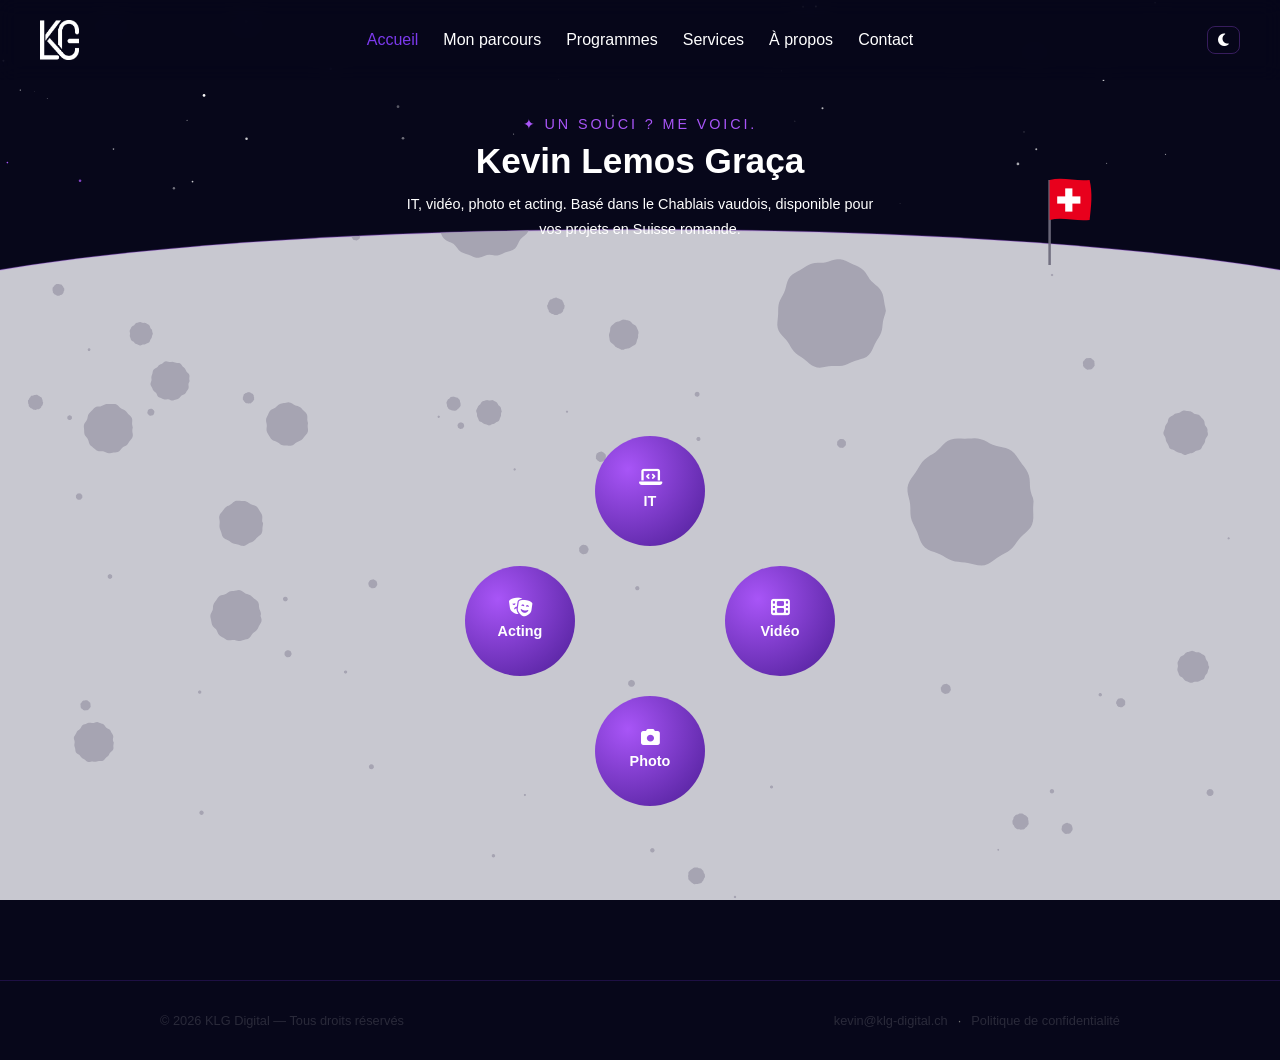
<file: index.html>
<!DOCTYPE html>
<html lang="fr">
<head>
  <meta charset="UTF-8">
  <meta name="viewport" content="width=device-width, initial-scale=1.0">
  <title>KLG Digital — IT, Vidéo, Photo & Acting | Chablais, Vaud</title>
  <meta name="description" content="Kevin Lemos Graça — Informaticien infrastructure CFC, créateur de contenu et développeur basé dans le Chablais vaudois. IT, vidéo, photo et acting. Disponible pour vos projets en Suisse romande.">
  <meta name="keywords" content="informaticien Chablais, support informatique Vaud, montage vidéo Suisse romande, KLG Digital, Kevin Lemos Graca">
  <meta name="author" content="Kevin Lemos Graça">
  <meta property="og:title" content="KLG Digital — Un souci ? Me voici.">
  <meta property="og:description" content="Informaticien infrastructure, créateur de contenu et développeur basé dans le Chablais vaudois.">
  <meta property="og:url" content="https://klg-digital.github.io/">
  <meta property="og:type" content="website">
  <link rel="icon" type="image/png" href="images/KLG-Digital-blanc.png">
  <link rel="stylesheet" href="style.css">
  <link rel="stylesheet" href="https://cdnjs.cloudflare.com/ajax/libs/font-awesome/6.5.0/css/all.min.css">

  <style>

    /* ── PLANÈTES EN CERCLE — spécifique à cette page ── */
    :root {
      --radius:        clamp(90px, 22vmin, 160px);
      --planet-size:   clamp(70px, 16vmin, 110px);
      --planet-offset: calc(var(--planet-size) / 2);
    }

    /* Hero flex : texte en haut, planètes centrées dans l'espace restant */
    .hero {
      height: 100vh;
      width: 100%;
      display: flex;
      flex-direction: column;
      align-items: center;
      overflow: hidden;
    }

    /* Texte d'accroche — haut de page */
    .hero-content {
      position: relative;
      z-index: 1;
      text-align: center;
      width: 100%;
      padding: clamp(16px, 4vh, 40px) 24px 0;
      flex-shrink: 0;
    }

    .hero-slogan {
      font-size: clamp(0.7em, 1.8vw, 0.9em);
      letter-spacing: 0.2em;
      text-transform: uppercase;
      color: #a855f7;
      margin-bottom: 8px;
    }

    .hero-h1 {
      font-size: clamp(1.3em, 3.5vw, 2.2em);
      font-weight: 800;
      color: white;
      margin-bottom: 10px;
      line-height: 1.2;
    }

    .hero-desc {
      font-size: clamp(0.75em, 1.6vw, 0.9em);
      color: #6b6b8a;
      max-width: 480px;
      margin: 0 auto;
      line-height: 1.7;
    }

    /* Mode clair — adaptation couleurs texte hero */
    [data-theme="light"] .hero-h1   { color: #1a1a2e; }
    [data-theme="light"] .hero-desc { color: #5a5a7a; }

    /* Wrapper planètes — prend l'espace restant et centre */
    .orbit-wrapper {
      flex: 1;
      display: flex;
      align-items: center;
      justify-content: center;
      width: 100%;
    }

    /* Conteneur du cercle — taille fixe calculée */
    .orbit-container {
      position: relative;
      width:  calc(var(--radius) * 2 + var(--planet-size));
      height: calc(var(--radius) * 2 + var(--planet-size));
    }

    .planet {
      position: absolute;
      width:  var(--planet-size);
      height: var(--planet-size);
      border-radius: 50%;
      background: radial-gradient(circle at 30% 30%, #a855f7, #4c1d95);
      display: flex;
      flex-direction: column;
      align-items: center;
      justify-content: center;
      text-align: center;
      color: white;
      font-weight: bold;
      text-decoration: none;
      font-size: clamp(0.65em, 2.5vmin, 0.9em);
      line-height: 1.6;
      gap: 4px;
      animation: float 6s ease-in-out infinite;
      animation-delay: calc(var(--i) * 1.5s);
      transition: box-shadow 0.3s, filter 0.3s;
      /* Position calculée par JS ci-dessous */
    }

    .planet i { font-size: 1.3em; }

    .planet:hover {
      box-shadow: 0 0 25px #9333ea;
      filter: brightness(1.15);
    }

    @keyframes float {
      0%, 100% { transform: translateY(0px); }
      50%       { transform: translateY(clamp(-6px, -2vmin, -12px)); }
    }

  </style>
</head>
<body>

  <!-- ===================== THEME JS ===================== -->
  <script src="js/theme.js"></script>
  <!-- ================================================= -->

  <!-- ===================== NAVBAR JS ===================== -->
  <script src="js/navbar.js"></script>
  <!-- ================================================= -->

  <!-- ===================== STARS JS ===================== -->
  <script src="js/stars.js"></script>
  <!-- ================================================= -->


  <!-- ===================== HERO ===================== -->
  <header class="hero">

    <!-- TEXTE D'ACCROCHE -->
    <div class="hero-content">
      <p class="hero-slogan">✦ Un souci ? Me voici.</p>
      <h1 class="hero-h1">Kevin Lemos Graça</h1>
      <p class="hero-desc">IT, vidéo, photo et acting. Basé dans le Chablais vaudois, disponible pour vos projets en Suisse romande.</p>
    </div>

    <!-- PLANÈTES EN CERCLE FIXE -->
    <div class="orbit-wrapper">
      <div class="orbit-container">
        <a href="pages/it.html" class="planet" style="--i:0">
          <i class="fa-solid fa-laptop-code"></i>IT
        </a>
        <a href="pages/video.html" class="planet" style="--i:1">
          <i class="fa-solid fa-film"></i>Vidéo
        </a>
        <a href="pages/photo.html" class="planet" style="--i:2">
          <i class="fa-solid fa-camera"></i>Photo
        </a>
        <a href="pages/acting.html" class="planet" style="--i:3">
          <i class="fa-solid fa-masks-theater"></i>Acting
        </a>
      </div>
    </div>

  </header>
  <!-- ================================================= -->


  <!-- ===================== FOOTER JS ===================== -->
  <script src="js/footer.js"></script>
  <!-- ================================================= -->

  <!-- ===================== SCRIPT ===================== -->
  <script>
    // Positionner les planètes en cercle via JS (plus compatible que CSS cos/sin)
    function positionPlanets() {
      const planets   = document.querySelectorAll('.planet');
      const container = document.querySelector('.orbit-container');
      if (!container || !planets.length) return;

      const size   = parseFloat(getComputedStyle(document.documentElement).getPropertyValue('--planet-size')) || 90;
      const radius = parseFloat(getComputedStyle(document.documentElement).getPropertyValue('--radius'))      || 130;
      const offset = size / 2;

      planets.forEach((planet, i) => {
        const angle = (i * 90 - 90) * (Math.PI / 180);
        planet.style.left = `calc(50% + ${radius * Math.cos(angle)}px - ${offset}px)`;
        planet.style.top  = `calc(50% + ${radius * Math.sin(angle)}px - ${offset}px)`;
      });
    }

    // Exécuter après chargement et au redimensionnement
    document.addEventListener('DOMContentLoaded', positionPlanets);
    window.addEventListener('resize', positionPlanets);
  </script>
  <!-- ================================================= -->

</body>
</html>
</file>
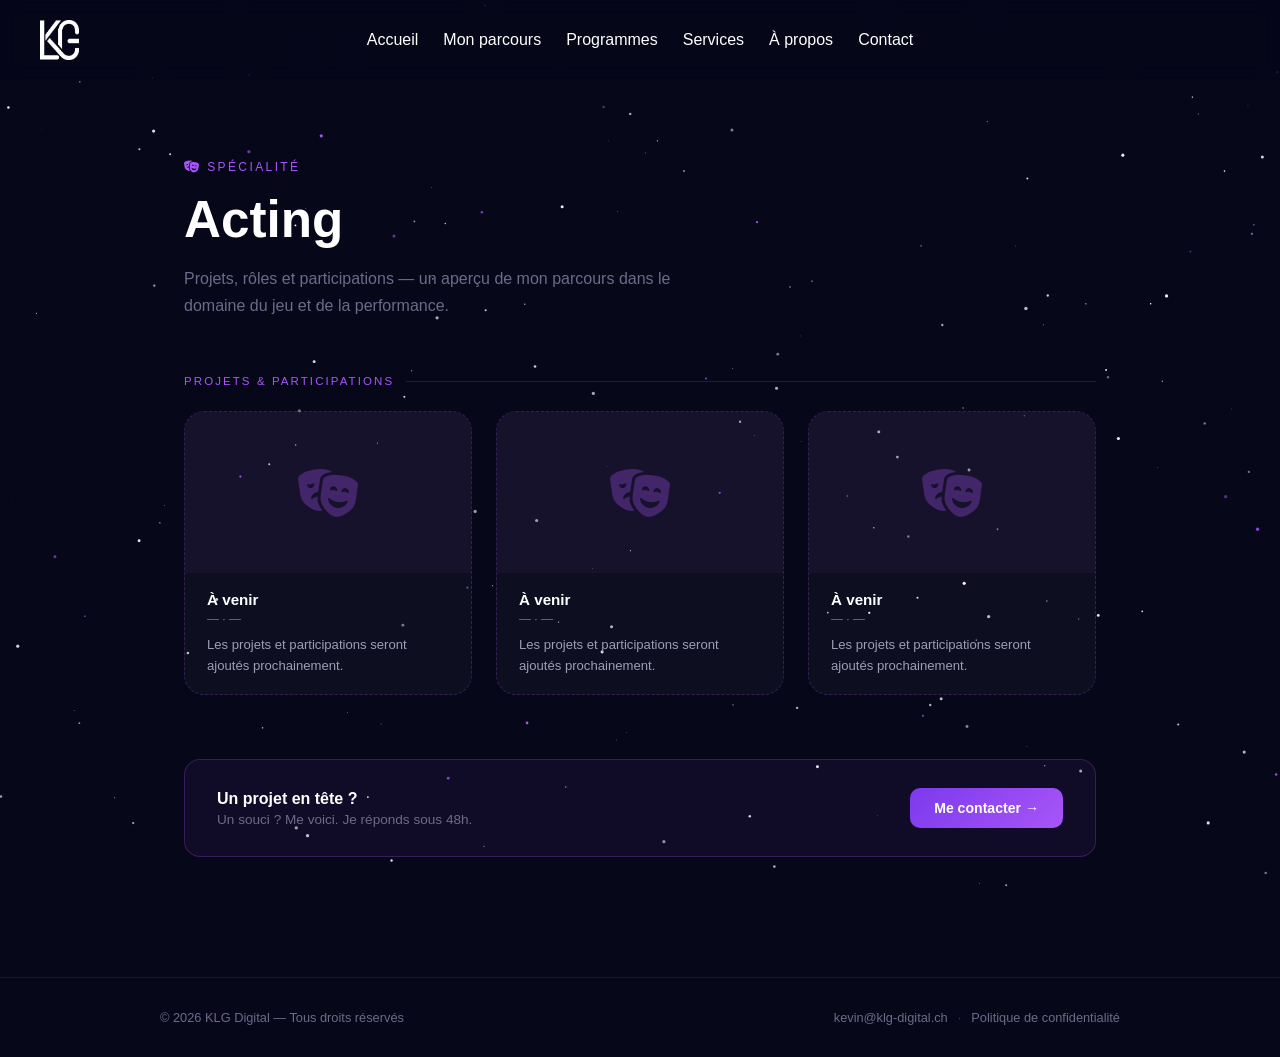
<file: pages/acting.html>
<!DOCTYPE html>
<html lang="fr">
<head>
  <meta charset="UTF-8">
  <meta name="viewport" content="width=device-width, initial-scale=1.0">
  <title>Acting — KLG Digital | Portfolio</title>
  <meta name="description" content="Portfolio acting de Kevin Lemos Graça — projets et participations dans le domaine du jeu et de la performance.">
  <meta name="author" content="Kevin Lemos Graça">
  <link rel="icon" type="image/png" href="../images/KLG-Digital-blanc.png">
  <link rel="stylesheet" href="../style.css">
  <link rel="stylesheet" href="https://cdnjs.cloudflare.com/ajax/libs/font-awesome/6.5.0/css/all.min.css">
  <style>
    #starCanvas { position: fixed; inset: 0; z-index: 0; pointer-events: none; }
    main { position: relative; z-index: 1; max-width: 960px; margin: 0 auto; padding: 80px 24px 120px; }
    .heading-tag { font-size: 0.75em; letter-spacing: 0.2em; text-transform: uppercase; color: #a855f7; margin-bottom: 16px; }
    h1 { font-size: clamp(2em,5vw,3.2em); font-weight: 800; color: white; margin-bottom: 16px; }
    .subtitle { color: #6b6b8a; font-size: 1em; line-height: 1.7; margin-bottom: 56px; max-width: 520px; }
    .section-title { font-size: 0.72em; letter-spacing: 0.18em; text-transform: uppercase; color: #a855f7; margin-bottom: 24px; display: flex; align-items: center; gap: 12px; }
    .section-title::after { content: ''; flex: 1; height: 1px; background: rgba(168,85,247,0.2); }

    /* ── PROJETS ── */
    .projects-grid { display: grid; grid-template-columns: repeat(auto-fill, minmax(280px, 1fr)); gap: 24px; margin-bottom: 64px; }
    .project-card { background: rgba(255,255,255,0.03); border: 1px dashed rgba(168,85,247,0.25); border-radius: 20px; overflow: hidden; transition: border-color 0.3s, transform 0.3s; }
    .project-card:hover { border-color: rgba(168,85,247,0.4); transform: translateY(-4px); }
    .project-thumb { width: 100%; aspect-ratio: 16/9; background: rgba(168,85,247,0.05); display: flex; align-items: center; justify-content: center; font-size: 3em; color: rgba(168,85,247,0.3); }
    .project-body { padding: 18px 22px; }
    .project-name { font-size: 0.95em; font-weight: 700; color: white; margin-bottom: 4px; }
    .project-meta { font-size: 0.75em; color: #6b6b8a; margin-bottom: 8px; }
    .project-desc { font-size: 0.82em; color: #9d9db5; line-height: 1.6; }

    .cta-contact { display: flex; align-items: center; justify-content: space-between; gap: 24px; background: rgba(168,85,247,0.06); border: 1px solid rgba(168,85,247,0.25); border-radius: 16px; padding: 28px 32px; flex-wrap: wrap; }
    .cta-text { font-size: 1em; font-weight: 700; color: white; margin-bottom: 4px; }
    .cta-sub { font-size: 0.85em; color: #6b6b8a; }
    .btn-cta { display: inline-flex; align-items: center; gap: 8px; padding: 12px 24px; background: linear-gradient(135deg, #7c3aed, #a855f7); border-radius: 10px; color: white; font-size: 0.88em; font-weight: 700; text-decoration: none; transition: transform 0.2s, box-shadow 0.2s; white-space: nowrap; flex-shrink: 0; }
    .btn-cta:hover { transform: translateY(-2px); box-shadow: 0 8px 24px rgba(168,85,247,0.4); }

    @media (max-width: 600px) { main { padding: 48px 16px 80px; } .projects-grid { grid-template-columns: 1fr; } .cta-contact { flex-direction: column; align-items: flex-start; } }
  </style>
</head>
<body>

  <!-- ===================== NAVBAR JS ================= -->
  <script src="../js/navbar.js"></script>
  <!-- ================================================= -->


  <!-- ===================== STARS JS ================= -->
  <script src="../js/stars.js"></script>
  <!-- ================================================= -->


  <!-- ==================== CONTENU ==================== -->
  <main>
    <p class="heading-tag"><i class="fa-solid fa-masks-theater"></i> Spécialité</p>
    <h1>Acting</h1>
    <p class="subtitle">Projets, rôles et participations — un aperçu de mon parcours dans le domaine du jeu et de la performance.</p>

    <div class="section-title">Projets &amp; participations</div>
    <div class="projects-grid">
      <div class="project-card">
        <div class="project-thumb"><i class="fa-solid fa-masks-theater"></i></div>
        <div class="project-body">
          <div class="project-name">À venir</div>
          <div class="project-meta">— · —</div>
          <p class="project-desc">Les projets et participations seront ajoutés prochainement.</p>
        </div>
      </div>
      <div class="project-card">
        <div class="project-thumb"><i class="fa-solid fa-masks-theater"></i></div>
        <div class="project-body">
          <div class="project-name">À venir</div>
          <div class="project-meta">— · —</div>
          <p class="project-desc">Les projets et participations seront ajoutés prochainement.</p>
        </div>
      </div>
      <div class="project-card">
        <div class="project-thumb"><i class="fa-solid fa-masks-theater"></i></div>
        <div class="project-body">
          <div class="project-name">À venir</div>
          <div class="project-meta">— · —</div>
          <p class="project-desc">Les projets et participations seront ajoutés prochainement.</p>
        </div>
      </div>
    </div>

    <div class="cta-contact">
      <div><div class="cta-text">Un projet en tête ?</div><div class="cta-sub">Un souci ? Me voici. Je réponds sous 48h.</div></div>
      <a href="contact.html" class="btn-cta">Me contacter →</a>
    </div>
  </main>
  <!-- ================================================= -->


  <!-- ===================== FOOTER JS ================= -->
  <script src="../js/footer.js"></script>
  <!-- ================================================= -->
  
</body>
</html>
</file>
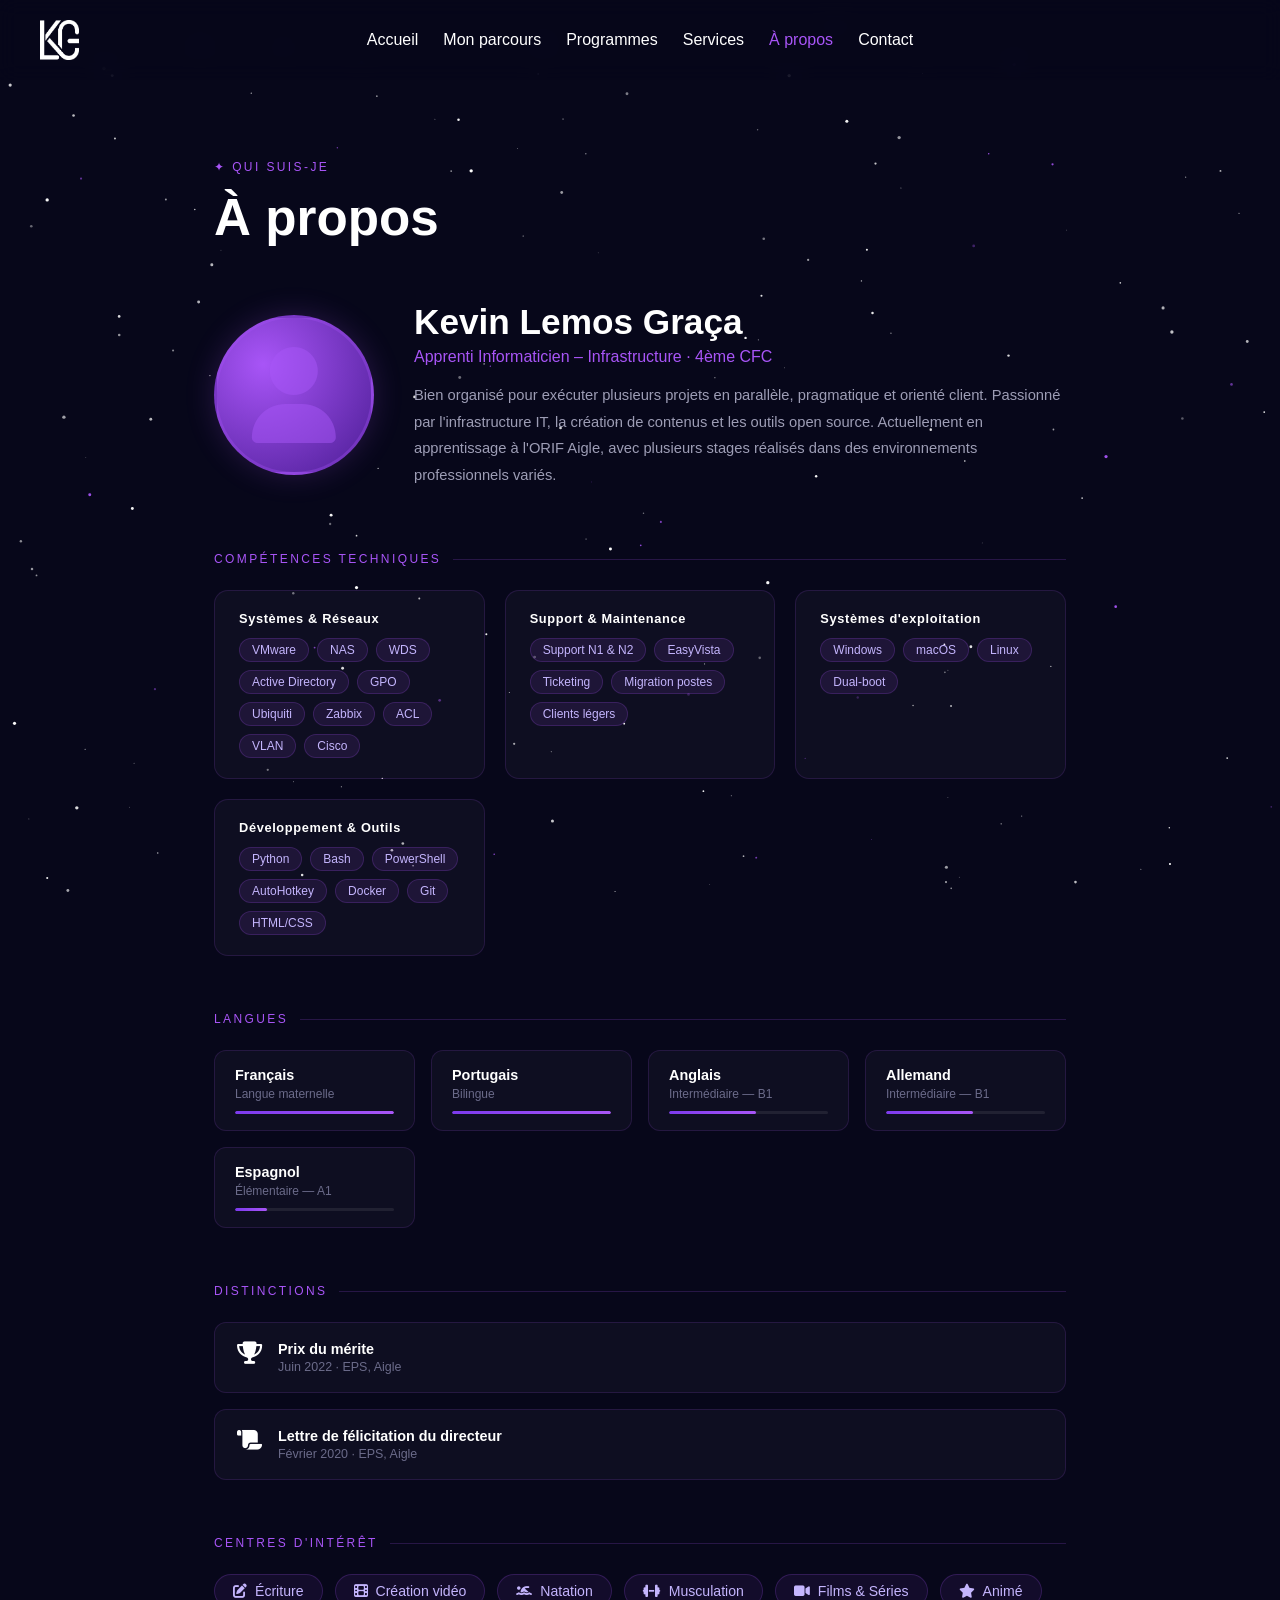
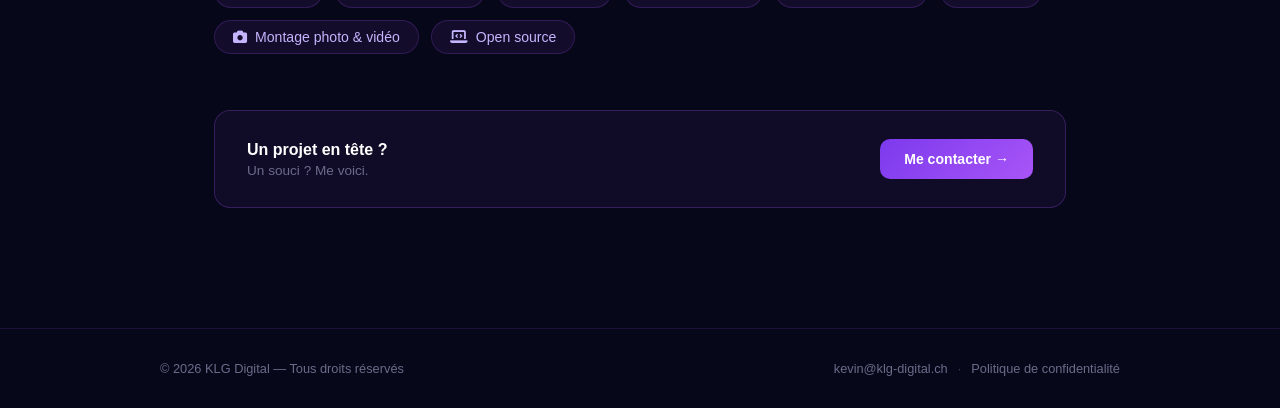
<file: pages/apropos.html>
<!DOCTYPE html>
<html lang="fr">
<head>
  <meta charset="UTF-8">
  <meta name="viewport" content="width=device-width, initial-scale=1.0">
  <title>À propos — Kevin Lemos Graça | KLG Digital</title>
  <meta name="description" content="Kevin Lemos Graça, apprenti informaticien CFC infrastructure passionné par la tech et la création. Basé dans le Chablais, Vaud.">
  <meta name="author" content="Kevin Lemos Graça">
  <link rel="icon" type="image/png" href="../images/KLG-Digital-blanc.png">
  <link rel="stylesheet" href="../style.css">
  <link rel="stylesheet" href="https://cdnjs.cloudflare.com/ajax/libs/font-awesome/6.5.0/css/all.min.css">

  <style>

    /* ================= LAYOUT ================= */
    main {
      position: relative;
      z-index: 1;
      max-width: 900px;
      margin: 0 auto;
      padding: 80px 24px 120px;
    }

    .heading-tag {
      font-size: 0.75em;
      letter-spacing: 0.2em;
      text-transform: uppercase;
      color: #a855f7;
      margin-bottom: 16px;
    }

    h1 {
      font-size: clamp(2em, 5vw, 3.2em);
      font-weight: 800;
      line-height: 1.1;
      margin-bottom: 56px;
      color: white;
    }

    /* ================= HERO PROFIL ================= */
    .profile-hero {
      display: grid;
      grid-template-columns: 160px 1fr;
      gap: 40px;
      align-items: center;
      margin-bottom: 64px;
    }

    /* Photo / placeholder */
    .profile-photo {
      width: 160px;
      height: 160px;
      border-radius: 50%;
      background: radial-gradient(circle at 30% 30%, #a855f7, #4c1d95);
      display: flex;
      align-items: center;
      justify-content: center;
      font-size: 3em;
      flex-shrink: 0;
      border: 3px solid rgba(168,85,247,0.3);
      box-shadow: 0 0 30px rgba(168,85,247,0.2);
      overflow: hidden;
    }

    .profile-photo img {
      width: 100%;
      height: 100%;
      object-fit: cover;
    }

    .profile-name {
      font-size: clamp(1.6em, 3vw, 2.2em);
      font-weight: 800;
      color: white;
      margin-bottom: 6px;
    }

    .profile-title {
      font-size: 1em;
      color: #a855f7;
      margin-bottom: 16px;
    }

    .profile-bio {
      font-size: 0.92em;
      color: #9d9db5;
      line-height: 1.8;
    }

    /* ================= SECTIONS ================= */
    .section {
      margin-bottom: 56px;
    }

    .section-title {
      font-size: 0.75em;
      letter-spacing: 0.2em;
      text-transform: uppercase;
      color: #a855f7;
      margin-bottom: 24px;
      display: flex;
      align-items: center;
      gap: 12px;
    }

    .section-title::after {
      content: '';
      flex: 1;
      height: 1px;
      background: rgba(168,85,247,0.2);
    }

    /* ================= COMPÉTENCES ================= */
    .skills-grid {
      display: grid;
      grid-template-columns: repeat(auto-fit, minmax(260px, 1fr));
      gap: 20px;
    }

    .skill-group {
      background: rgba(255,255,255,0.03);
      border: 1px solid rgba(168,85,247,0.15);
      border-radius: 14px;
      padding: 20px 24px;
      transition: border-color 0.3s;
    }

    .skill-group:hover { border-color: rgba(168,85,247,0.35); }

    .skill-group-title {
      font-size: 0.8em;
      font-weight: 700;
      color: white;
      margin-bottom: 12px;
      letter-spacing: 0.05em;
    }

    .skill-tags {
      display: flex;
      flex-wrap: wrap;
      gap: 8px;
    }

    .skill-tag {
      font-size: 0.75em;
      color: #c4b5fd;
      background: rgba(168,85,247,0.1);
      border: 1px solid rgba(168,85,247,0.2);
      border-radius: 20px;
      padding: 4px 12px;
    }

    /* ================= LANGUES ================= */
    .languages-grid {
      display: grid;
      grid-template-columns: repeat(auto-fit, minmax(160px, 1fr));
      gap: 16px;
    }

    .lang-item {
      background: rgba(255,255,255,0.03);
      border: 1px solid rgba(168,85,247,0.15);
      border-radius: 12px;
      padding: 16px 20px;
      transition: border-color 0.3s;
    }

    .lang-item:hover { border-color: rgba(168,85,247,0.35); }

    .lang-name {
      font-size: 0.9em;
      font-weight: 700;
      color: white;
      margin-bottom: 4px;
    }

    .lang-level {
      font-size: 0.75em;
      color: #6b6b8a;
    }

    /* Indicateur de niveau */
    .lang-bar {
      margin-top: 10px;
      height: 3px;
      background: rgba(255,255,255,0.08);
      border-radius: 2px;
      overflow: hidden;
    }

    .lang-bar-fill {
      height: 100%;
      border-radius: 2px;
      background: linear-gradient(90deg, #7c3aed, #a855f7);
    }

    /* ================= DISTINCTIONS ================= */
    .awards-list {
      display: flex;
      flex-direction: column;
      gap: 16px;
    }

    .award-item {
      display: flex;
      align-items: flex-start;
      gap: 16px;
      background: rgba(255,255,255,0.03);
      border: 1px solid rgba(168,85,247,0.15);
      border-radius: 12px;
      padding: 18px 22px;
      transition: border-color 0.3s;
    }

    .award-item:hover { border-color: rgba(168,85,247,0.35); }

    .award-icon {
      font-size: 1.4em;
      flex-shrink: 0;
    }

    .award-title {
      font-size: 0.9em;
      font-weight: 700;
      color: white;
      margin-bottom: 3px;
    }

    .award-meta {
      font-size: 0.78em;
      color: #6b6b8a;
    }

    /* ================= CENTRES D'INTÉRÊT ================= */
    .interests-tags {
      display: flex;
      flex-wrap: wrap;
      gap: 12px;
    }

    .interest-tag {
      display: flex;
      align-items: center;
      gap: 8px;
      font-size: 0.88em;
      color: #c4b5fd;
      background: rgba(168,85,247,0.08);
      border: 1px solid rgba(168,85,247,0.2);
      border-radius: 24px;
      padding: 8px 18px;
      transition: background 0.2s, border-color 0.2s;
    }

    .interest-tag:hover {
      background: rgba(168,85,247,0.15);
      border-color: rgba(168,85,247,0.4);
    }

    /* ================= CTA CONTACT ================= */
    .cta-contact {
      display: flex;
      align-items: center;
      justify-content: space-between;
      gap: 24px;
      background: rgba(168,85,247,0.06);
      border: 1px solid rgba(168,85,247,0.25);
      border-radius: 16px;
      padding: 28px 32px;
      flex-wrap: wrap;
    }

    .cta-text {
      font-size: 1em;
      font-weight: 700;
      color: white;
      margin-bottom: 4px;
    }

    .cta-sub {
      font-size: 0.85em;
      color: #6b6b8a;
    }

    .btn-cta {
      display: inline-flex;
      align-items: center;
      gap: 8px;
      padding: 12px 24px;
      background: linear-gradient(135deg, #7c3aed, #a855f7);
      border-radius: 10px;
      color: white;
      font-size: 0.88em;
      font-weight: 700;
      text-decoration: none;
      transition: transform 0.2s, box-shadow 0.2s;
      white-space: nowrap;
      flex-shrink: 0;
    }

    .btn-cta:hover {
      transform: translateY(-2px);
      box-shadow: 0 8px 24px rgba(168,85,247,0.4);
    }

    /* ================= MOBILE ================= */
    @media (max-width: 600px) {
      main { padding: 48px 16px 80px; }
      .profile-hero { grid-template-columns: 1fr; justify-items: center; text-align: center; }
      .skills-grid { grid-template-columns: 1fr; }
      .languages-grid { grid-template-columns: repeat(2, 1fr); }
      .cta-contact { flex-direction: column; align-items: flex-start; }
    }

    @media (max-width: 360px) {
      .languages-grid { grid-template-columns: 1fr; }
    }

  </style>
</head>
<body>

  <!-- ===================== NAVBAR JS ================= -->
  <script src="../js/navbar.js"></script>
  <!-- ================================================= -->


  <!-- ===================== STARS JS ================= -->
  <script src="../js/stars.js"></script>
  <!-- ================================================= -->


  <!-- ==================== CONTENU ==================== -->
  <main>
    <p class="heading-tag">✦ Qui suis-je</p>
    <h1>À propos</h1>

    <!-- PROFIL -->
    <div class="profile-hero">
      <div class="profile-photo"><i class="fa-solid fa-user fa-2x" style="color:rgba(168,85,247,0.5)"></i></div>
      <!-- Pour ajouter ta photo plus tard :
           <div class="profile-photo"><img src="images/photo.jpg" alt="Kevin"></div> -->
      <div>
        <div class="profile-name">Kevin Lemos Graça</div>
        <div class="profile-title">Apprenti Informaticien – Infrastructure · 4ème CFC</div>
        <p class="profile-bio">
          Bien organisé pour exécuter plusieurs projets en parallèle, pragmatique et orienté client.
          Passionné par l'infrastructure IT, la création de contenus et les outils open source.
          Actuellement en apprentissage à l'ORIF Aigle, avec plusieurs stages réalisés dans des environnements professionnels variés.
        </p>
      </div>
    </div>

    <!-- COMPÉTENCES -->
    <div class="section">
      <div class="section-title">Compétences techniques</div>
      <div class="skills-grid">

        <div class="skill-group">
          <div class="skill-group-title">Systèmes &amp; Réseaux</div>
          <div class="skill-tags">
            <span class="skill-tag">VMware</span>
            <span class="skill-tag">NAS</span>
            <span class="skill-tag">WDS</span>
            <span class="skill-tag">Active Directory</span>
            <span class="skill-tag">GPO</span>
            <span class="skill-tag">Ubiquiti</span>
            <span class="skill-tag">Zabbix</span>
            <span class="skill-tag">ACL</span>
            <span class="skill-tag">VLAN</span>
            <span class="skill-tag">Cisco</span>
          </div>
        </div>

        <div class="skill-group">
          <div class="skill-group-title">Support &amp; Maintenance</div>
          <div class="skill-tags">
            <span class="skill-tag">Support N1 &amp; N2</span>
            <span class="skill-tag">EasyVista</span>
            <span class="skill-tag">Ticketing</span>
            <span class="skill-tag">Migration postes</span>
            <span class="skill-tag">Clients légers</span>
          </div>
        </div>

        <div class="skill-group">
          <div class="skill-group-title">Systèmes d'exploitation</div>
          <div class="skill-tags">
            <span class="skill-tag">Windows</span>
            <span class="skill-tag">macOS</span>
            <span class="skill-tag">Linux</span>
            <span class="skill-tag">Dual-boot</span>
          </div>
        </div>

        <div class="skill-group">
          <div class="skill-group-title">Développement &amp; Outils</div>
          <div class="skill-tags">
            <span class="skill-tag">Python</span>
            <span class="skill-tag">Bash</span>
            <span class="skill-tag">PowerShell</span>
            <span class="skill-tag">AutoHotkey</span>
            <span class="skill-tag">Docker</span>
            <span class="skill-tag">Git</span>
            <span class="skill-tag">HTML/CSS</span>
          </div>
        </div>

      </div>
    </div>

    <!-- LANGUES -->
    <div class="section">
      <div class="section-title">Langues</div>
      <div class="languages-grid">
        <div class="lang-item">
          <div class="lang-name">Français</div>
          <div class="lang-level">Langue maternelle</div>
          <div class="lang-bar"><div class="lang-bar-fill" style="width:100%"></div></div>
        </div>
        <div class="lang-item">
          <div class="lang-name">Portugais</div>
          <div class="lang-level">Bilingue</div>
          <div class="lang-bar"><div class="lang-bar-fill" style="width:100%"></div></div>
        </div>
        <div class="lang-item">
          <div class="lang-name">Anglais</div>
          <div class="lang-level">Intermédiaire — B1</div>
          <div class="lang-bar"><div class="lang-bar-fill" style="width:55%"></div></div>
        </div>
        <div class="lang-item">
          <div class="lang-name">Allemand</div>
          <div class="lang-level">Intermédiaire — B1</div>
          <div class="lang-bar"><div class="lang-bar-fill" style="width:55%"></div></div>
        </div>
        <div class="lang-item">
          <div class="lang-name">Espagnol</div>
          <div class="lang-level">Élémentaire — A1</div>
          <div class="lang-bar"><div class="lang-bar-fill" style="width:20%"></div></div>
        </div>
      </div>
    </div>

    <!-- DISTINCTIONS -->
    <div class="section">
      <div class="section-title">Distinctions</div>
      <div class="awards-list">
        <div class="award-item">
          <div class="award-icon"><i class="fa-solid fa-trophy"></i></div>
          <div>
            <div class="award-title">Prix du mérite</div>
            <div class="award-meta">Juin 2022 · EPS, Aigle</div>
          </div>
        </div>
        <div class="award-item">
          <div class="award-icon"><i class="fa-solid fa-scroll"></i></div>
          <div>
            <div class="award-title">Lettre de félicitation du directeur</div>
            <div class="award-meta">Février 2020 · EPS, Aigle</div>
          </div>
        </div>
      </div>
    </div>

    <!-- CENTRES D'INTÉRÊT -->
    <div class="section">
      <div class="section-title">Centres d'intérêt</div>
      <div class="interests-tags">
        <span class="interest-tag"><i class="fa-solid fa-pen-to-square"></i> Écriture</span>
        <span class="interest-tag"><i class="fa-solid fa-film"></i> Création vidéo</span>
        <span class="interest-tag"><i class="fa-solid fa-person-swimming"></i> Natation</span>
        <span class="interest-tag"><i class="fa-solid fa-dumbbell"></i> Musculation</span>
        <span class="interest-tag"><i class="fa-solid fa-video"></i> Films &amp; Séries</span>
        <span class="interest-tag"><i class="fa-solid fa-star"></i> Animé</span>
        <span class="interest-tag"><i class="fa-solid fa-camera"></i> Montage photo &amp; vidéo</span>
        <span class="interest-tag"><i class="fa-solid fa-laptop-code"></i> Open source</span>
      </div>
    </div>

    <!-- CTA CONTACT -->
    <div class="cta-contact">
      <div>
        <div class="cta-text">Un projet en tête ?</div>
        <div class="cta-sub">Un souci ? Me voici.</div>
      </div>
      <a href="contact.html" class="btn-cta">Me contacter →</a>
    </div>

  </main>
  <!-- ================================================= -->


  <!-- ===================== FOOTER JS ================= -->
  <script src="../js/footer.js"></script>
  <!-- ================================================= -->


  <!-- ===================== SCRIPTS =================== -->
<!-- ================================================= -->

</body>
</html>
</file>
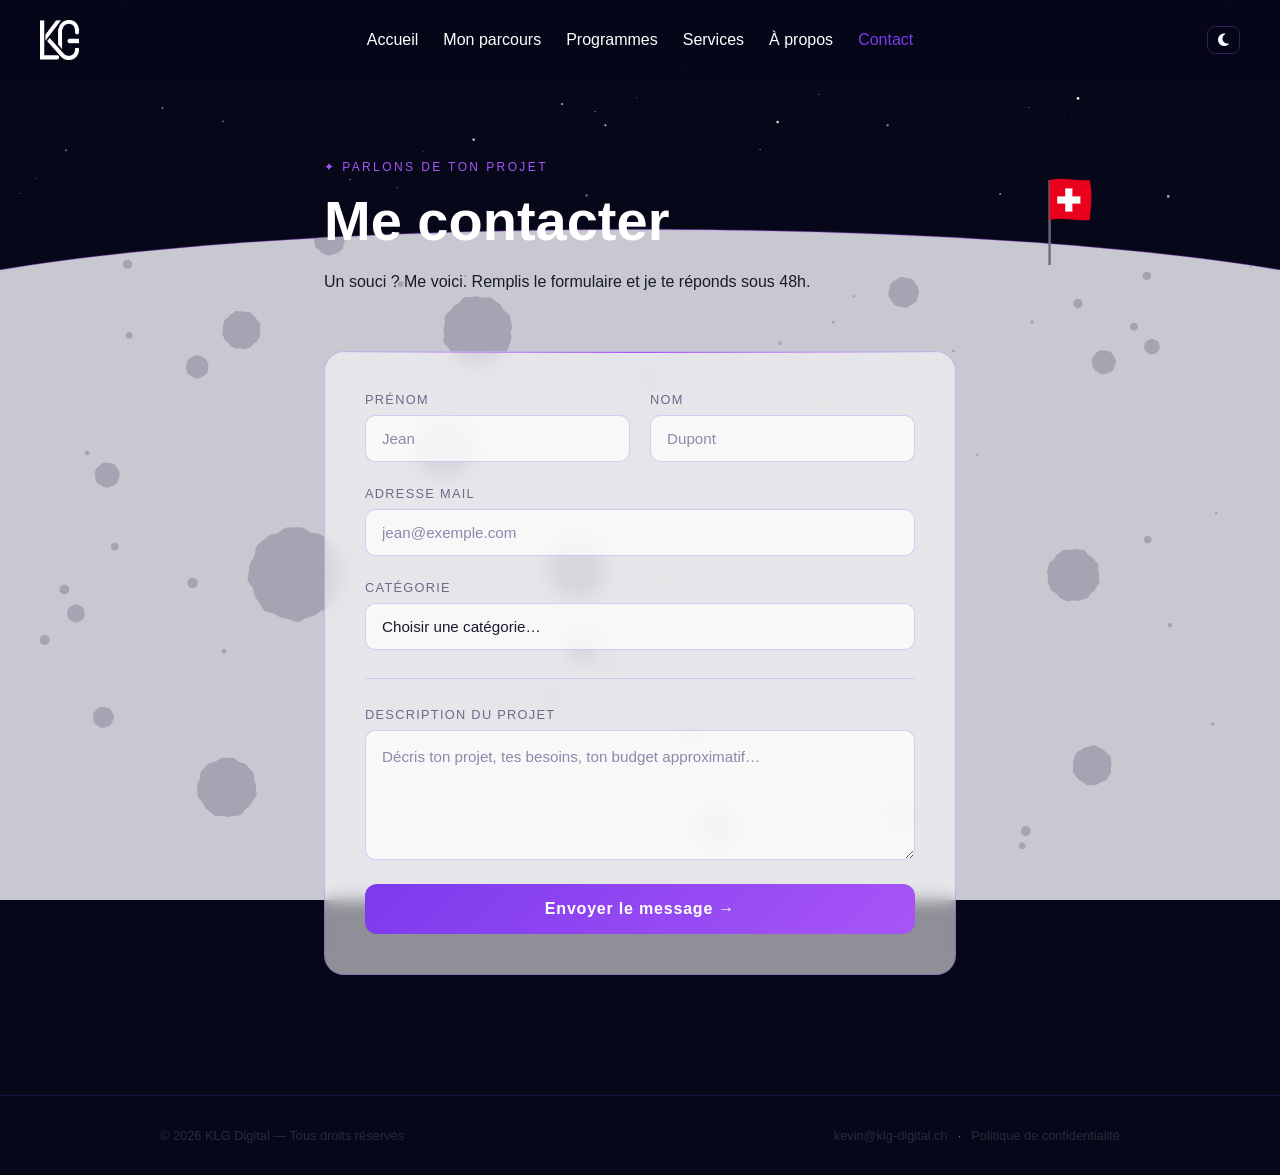
<file: pages/contact.html>
<!DOCTYPE html>
<html lang="fr">
<head>
  <meta charset="UTF-8">
  <meta name="viewport" content="width=device-width, initial-scale=1.0">
  <link rel="icon" type="image/png" href="../images/KLG-Digital-blanc.png">
  <title>Contact — KLG Digital | Chablais, Vaud</title>
  <meta name="description" content="Contactez Kevin Lemos Graça pour un projet IT, vidéo, photo ou acting. Basé dans le Chablais vaudois, réponse sous 48h.">
  <meta name="author" content="Kevin Lemos Graça">
  <link rel="stylesheet" href="../style.css">
  <link rel="stylesheet" href="https://cdnjs.cloudflare.com/ajax/libs/font-awesome/6.5.0/css/all.min.css">

  <style>

    /* ================= CONTENU PRINCIPAL ================= */
    main {
      position: relative;
      z-index: 1;
      max-width: 680px;
      margin: 0 auto;
      padding: 80px 24px 120px;
    }

    .heading-tag {
      font-size: 0.75em;
      letter-spacing: 0.2em;
      text-transform: uppercase;
      color: var(--purple);
      margin-bottom: 16px;
    }

    h1 {
      font-size: clamp(2.2em, 6vw, 3.5em);
      font-weight: 800;
      line-height: 1.1;
      margin-bottom: 16px;
      color: var(--text);
    }

    .subtitle {
      color: var(--muted);
      font-size: 1em;
      line-height: 1.7;
      margin-bottom: 56px;
    }

    /* ================= FORMULAIRE ================= */
    .form-card {
      background: var(--surface);
      border: 1px solid var(--border);
      border-radius: 20px;
      padding: 40px;
      backdrop-filter: blur(8px);
      position: relative;
      overflow: hidden;
    }

    /* Ligne lumineuse en haut de la carte */
    .form-card::before {
      content: '';
      position: absolute;
      top: 0; left: 0; right: 0;
      height: 1px;
      background: linear-gradient(90deg, transparent, var(--purple), transparent);
    }

    .form-row {
      display: grid;
      grid-template-columns: 1fr 1fr;
      gap: 20px;
    }

    .form-group {
      display: flex;
      flex-direction: column;
      gap: 8px;
      margin-bottom: 24px;
    }

    label {
      font-size: 0.8em;
      letter-spacing: 0.1em;
      text-transform: uppercase;
      color: var(--muted);
    }

    input, select, textarea {
      background: rgba(255,255,255,0.05);
      border: 1px solid rgba(168,85,247,0.2);
      border-radius: 10px;
      padding: 14px 16px;
      color: var(--text);
      font-family: Helvetica, Arial, sans-serif;
      font-size: 0.95em;
      transition: border-color 0.2s, background 0.2s, box-shadow 0.2s;
      outline: none;
      width: 100%;
    }

    input:focus, select:focus, textarea:focus {
      border-color: var(--purple);
      background: rgba(168,85,247,0.07);
      box-shadow: 0 0 0 3px rgba(168,85,247,0.12);
    }

    /* Flèche personnalisée du select */
    select {
      appearance: none;
      cursor: pointer;
      background-image: url("data:image/svg+xml,%3Csvg xmlns='http://www.w3.org/2000/svg' width='12' height='8' viewBox='0 0 12 8'%3E%3Cpath d='M1 1l5 5 5-5' stroke='%236b6b8a' stroke-width='1.5' fill='none' stroke-linecap='round'/%3E%3C/svg%3E");
      background-repeat: no-repeat;
      background-position: right 16px center;
      padding-right: 40px;
    }

    select option { background: #0f0f2a; }

    textarea {
      resize: vertical;
      min-height: 130px;
      line-height: 1.6;
    }

    .divider {
      height: 1px;
      background: var(--border);
      margin: 28px 0;
    }

    /* Mode clair — carte et champs */
    [data-theme="light"] .form-card {
      background: rgba(255,255,255,0.55);
      border-color: rgba(124,58,237,0.3);
    }

    [data-theme="light"] input,
    [data-theme="light"] select,
    [data-theme="light"] textarea {
      background: rgba(255,255,255,0.7);
      border-color: rgba(124,58,237,0.25);
      color: #1a1a2e;
    }

    [data-theme="light"] input::placeholder,
    [data-theme="light"] textarea::placeholder { color: #8a8aaa; }

    [data-theme="light"] select option { background: #c8c8d0; }

    /* ================= BOUTON ENVOI ================= */
    .btn-submit {
      width: 100%;
      padding: 16px;
      background: linear-gradient(135deg, #7c3aed, #a855f7);
      border: none;
      border-radius: 12px;
      color: white;
      font-family: Helvetica, Arial, sans-serif;
      font-size: 1em;
      font-weight: 700;
      letter-spacing: 0.05em;
      cursor: pointer;
      transition: transform 0.2s, box-shadow 0.2s, opacity 0.2s;
    }

    .btn-submit:hover {
      transform: translateY(-2px);
      box-shadow: 0 8px 30px rgba(168,85,247,0.4);
    }

    .btn-submit:active   { transform: translateY(0); }
    .btn-submit:disabled { opacity: 0.6; cursor: not-allowed; transform: none; }

    /* ================= MESSAGES RETOUR ================= */
    .msg {
      display: none;
      text-align: center;
      padding: 24px;
      border-radius: 12px;
      margin-top: 20px;
      font-size: 0.95em;
      line-height: 1.6;
    }

    .msg.success {
      display: block;
      background: rgba(134,239,172,0.08);
      border: 1px solid rgba(134,239,172,0.25);
      color: #86efac;
    }

    .msg.error {
      display: block;
      background: rgba(252,165,165,0.08);
      border: 1px solid rgba(252,165,165,0.25);
      color: #fca5a5;
    }

    /* ================= MOBILE ================= */
    @media (max-width: 600px) {
      main { padding: 48px 16px 80px; }
      .form-card { padding: 24px 20px; }
      .form-row { grid-template-columns: 1fr; gap: 0; }
    }

  </style>
</head>
<body>

  <!-- ===================== THEME JS ================== -->
  <script src="../js/theme.js"></script>
  <!-- ================================================= -->

  <!-- ===================== NAVBAR JS ================= -->
  <script src="../js/navbar.js"></script>
  <!-- ================================================= -->

  <!-- ===================== STARS JS ================== -->
  <script src="../js/stars.js"></script>
  <!-- ================================================= -->

  <!-- ===================== CONTENU =================== -->
  <main>
    <p class="heading-tag">✦ Parlons de ton projet</p>
    <h1>Me contacter</h1>
    <p class="subtitle">Un souci ? Me voici. Remplis le formulaire et je te réponds sous 48h.</p>

    <!-- Carte formulaire -->
    <div class="form-card">
      <form id="contactForm">

        <!-- Web3Forms — clé d'accès -->
        <input type="hidden" name="access_key" value="b9a8ac78-d85d-471d-9bc3-a86e7e2b9e34">
        <!-- Honeypot anti-spam (invisible) -->
        <input type="checkbox" name="botcheck" style="display:none">

        <!-- Prénom / Nom -->
        <div class="form-row">
          <div class="form-group">
            <label for="prenom">Prénom</label>
            <input type="text" id="prenom" name="prenom" placeholder="Jean" required>
          </div>
          <div class="form-group">
            <label for="nom">Nom</label>
            <input type="text" id="nom" name="nom" placeholder="Dupont" required>
          </div>
        </div>

        <!-- Email -->
        <div class="form-group">
          <label for="email">Adresse mail</label>
          <input type="email" id="email" name="email" placeholder="jean@exemple.com" required>
        </div>

        <!-- Catégorie -->
        <div class="form-group">
          <label for="categorie">Catégorie</label>
          <select id="categorie" name="categorie" required>
            <option value="" disabled selected>Choisir une catégorie…</option>
            <option value="IT">IT</option>
            <option value="Vidéo">Vidéo</option>
            <option value="Photo">Photo</option>
            <option value="Acting">Acting</option>
            <option value="Autre">Autre</option>
          </select>
        </div>

        <div class="divider"></div>

        <!-- Description -->
        <div class="form-group">
          <label for="description">Description du projet</label>
          <textarea id="description" name="message" placeholder="Décris ton projet, tes besoins, ton budget approximatif…" required></textarea>
        </div>

        <button type="submit" class="btn-submit" id="submitBtn">Envoyer le message →</button>

      </form>

      <!-- Message succès -->
      <div class="msg" id="successMsg">
        ✦ Message envoyé ! Je te réponds sous 48h.
      </div>

      <!-- Message erreur -->
      <div class="msg" id="errorMsg">
        Une erreur est survenue. Réessaie ou contacte-moi directement par mail.
      </div>
    </div>
  </main>
  <!-- ================================================= -->

  <!-- ===================== FOOTER JS ================= -->
  <script src="../js/footer.js"></script>
  <!-- ================================================= -->

  <!-- ===================== SCRIPTS =================== -->
  <script>

    // Envoi du formulaire via Web3Forms
    const form       = document.getElementById('contactForm');
    const btn        = document.getElementById('submitBtn');
    const successMsg = document.getElementById('successMsg');
    const errorMsg   = document.getElementById('errorMsg');

    form.addEventListener('submit', async (e) => {
      e.preventDefault();
      btn.disabled    = true;
      btn.textContent = 'Envoi en cours…';
      errorMsg.classList.remove('error');

      const data = Object.fromEntries(new FormData(form));

      // Objet dynamique : KLG Digital - Catégorie - Prénom Nom
      const categorie = data.categorie || 'Autre';
      const prenom    = data.prenom    || '';
      const nom       = data.nom       || '';
      data.subject = `KLG Digital - ${categorie} - ${prenom} ${nom}`;

      try {
        const res    = await fetch('https://api.web3forms.com/submit', {
          method:  'POST',
          headers: { 'Content-Type': 'application/json', 'Accept': 'application/json' },
          body:    JSON.stringify(data)
        });
        const result = await res.json();

        if (result.success) {
          form.style.display = 'none';
          successMsg.classList.add('success');
        } else {
          throw new Error();
        }
      } catch {
        errorMsg.classList.add('error');
        btn.disabled    = false;
        btn.textContent = 'Envoyer le message →';
      }
    });

  </script>
  <!-- ================================================= -->

</body>
</html>
</file>
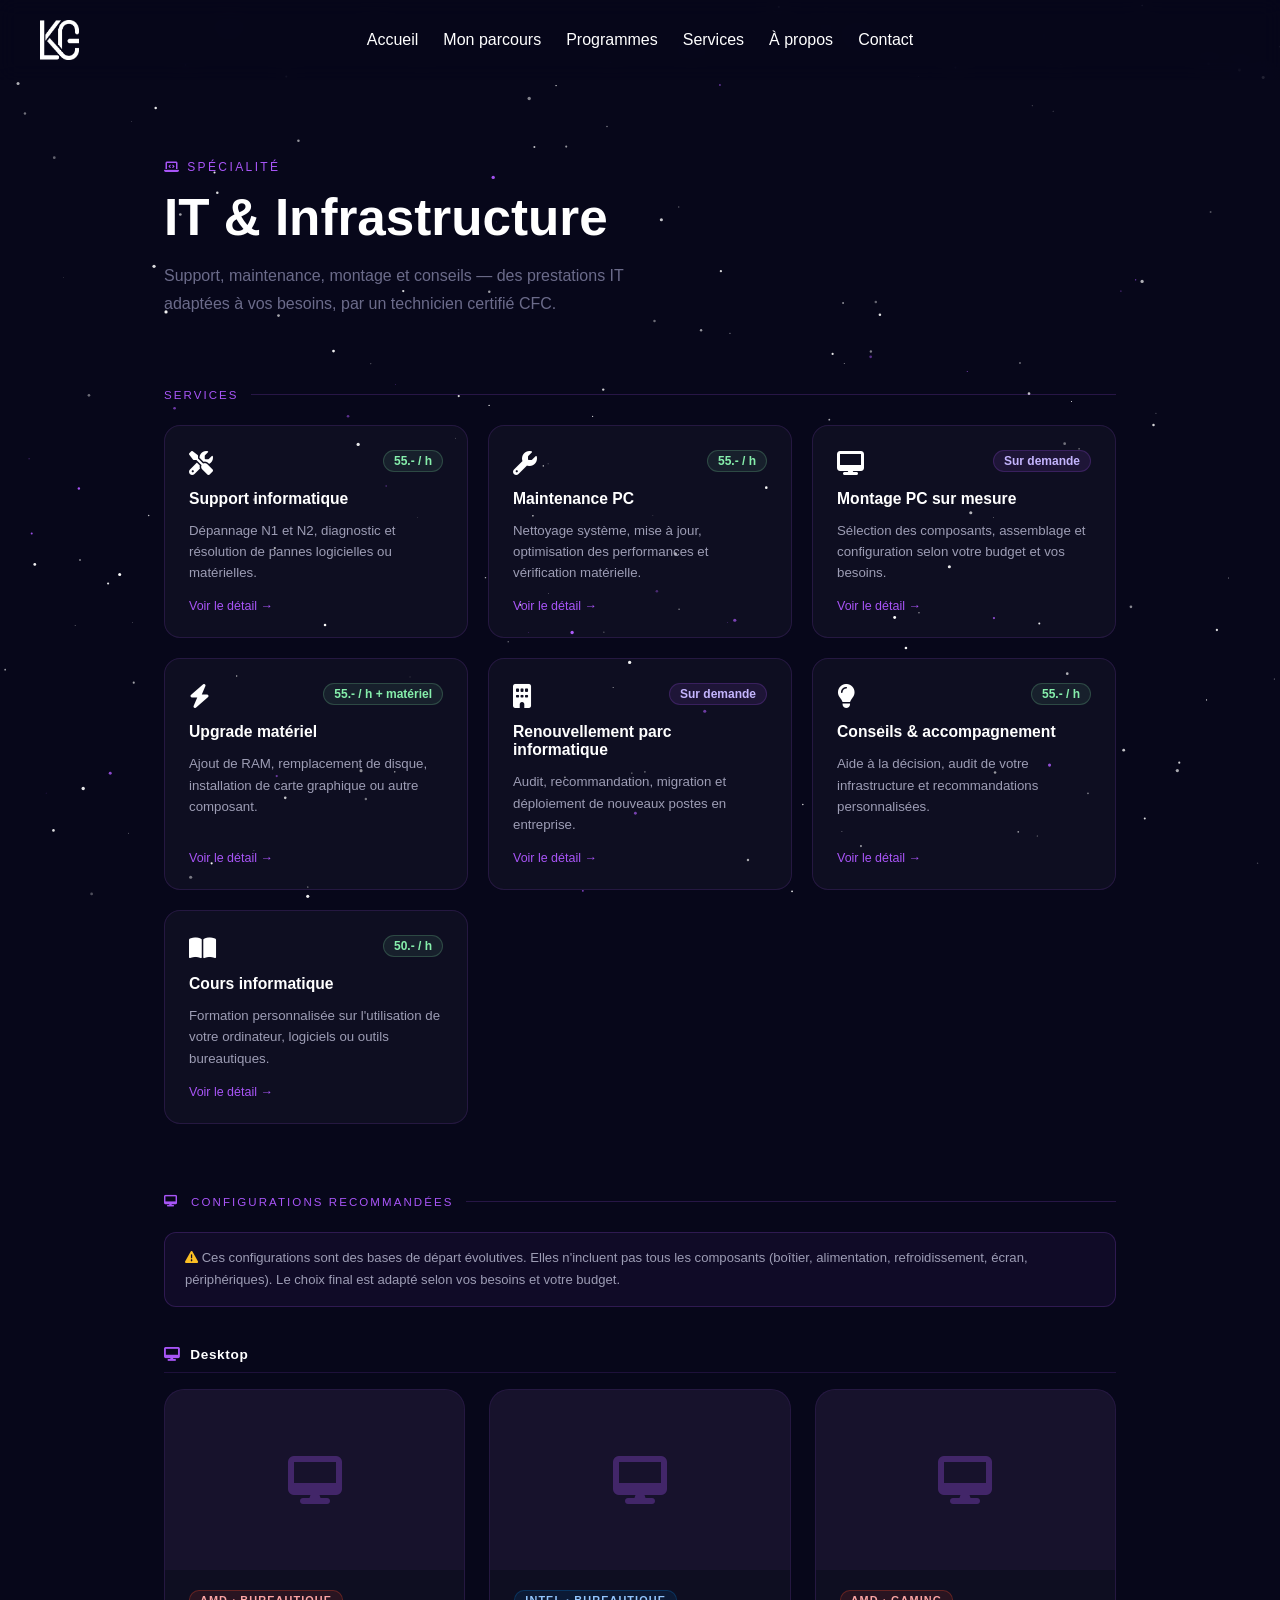
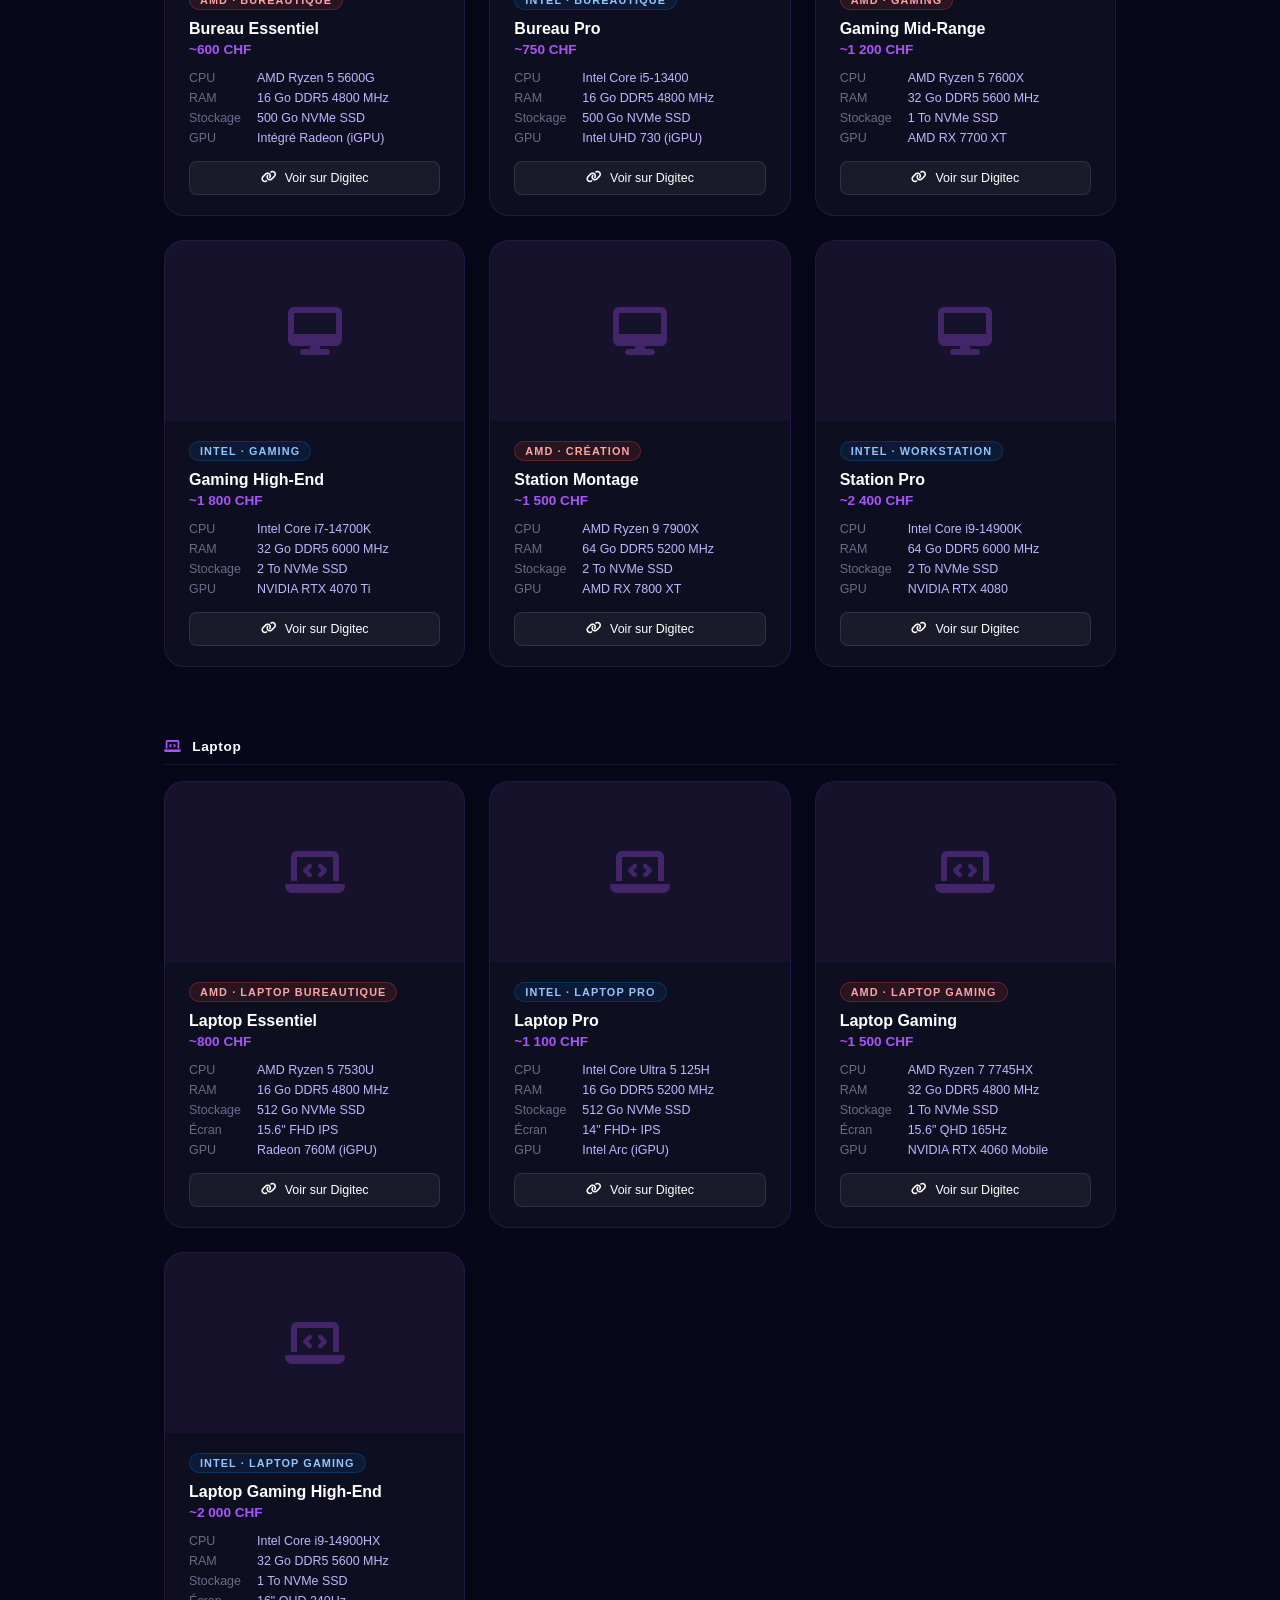
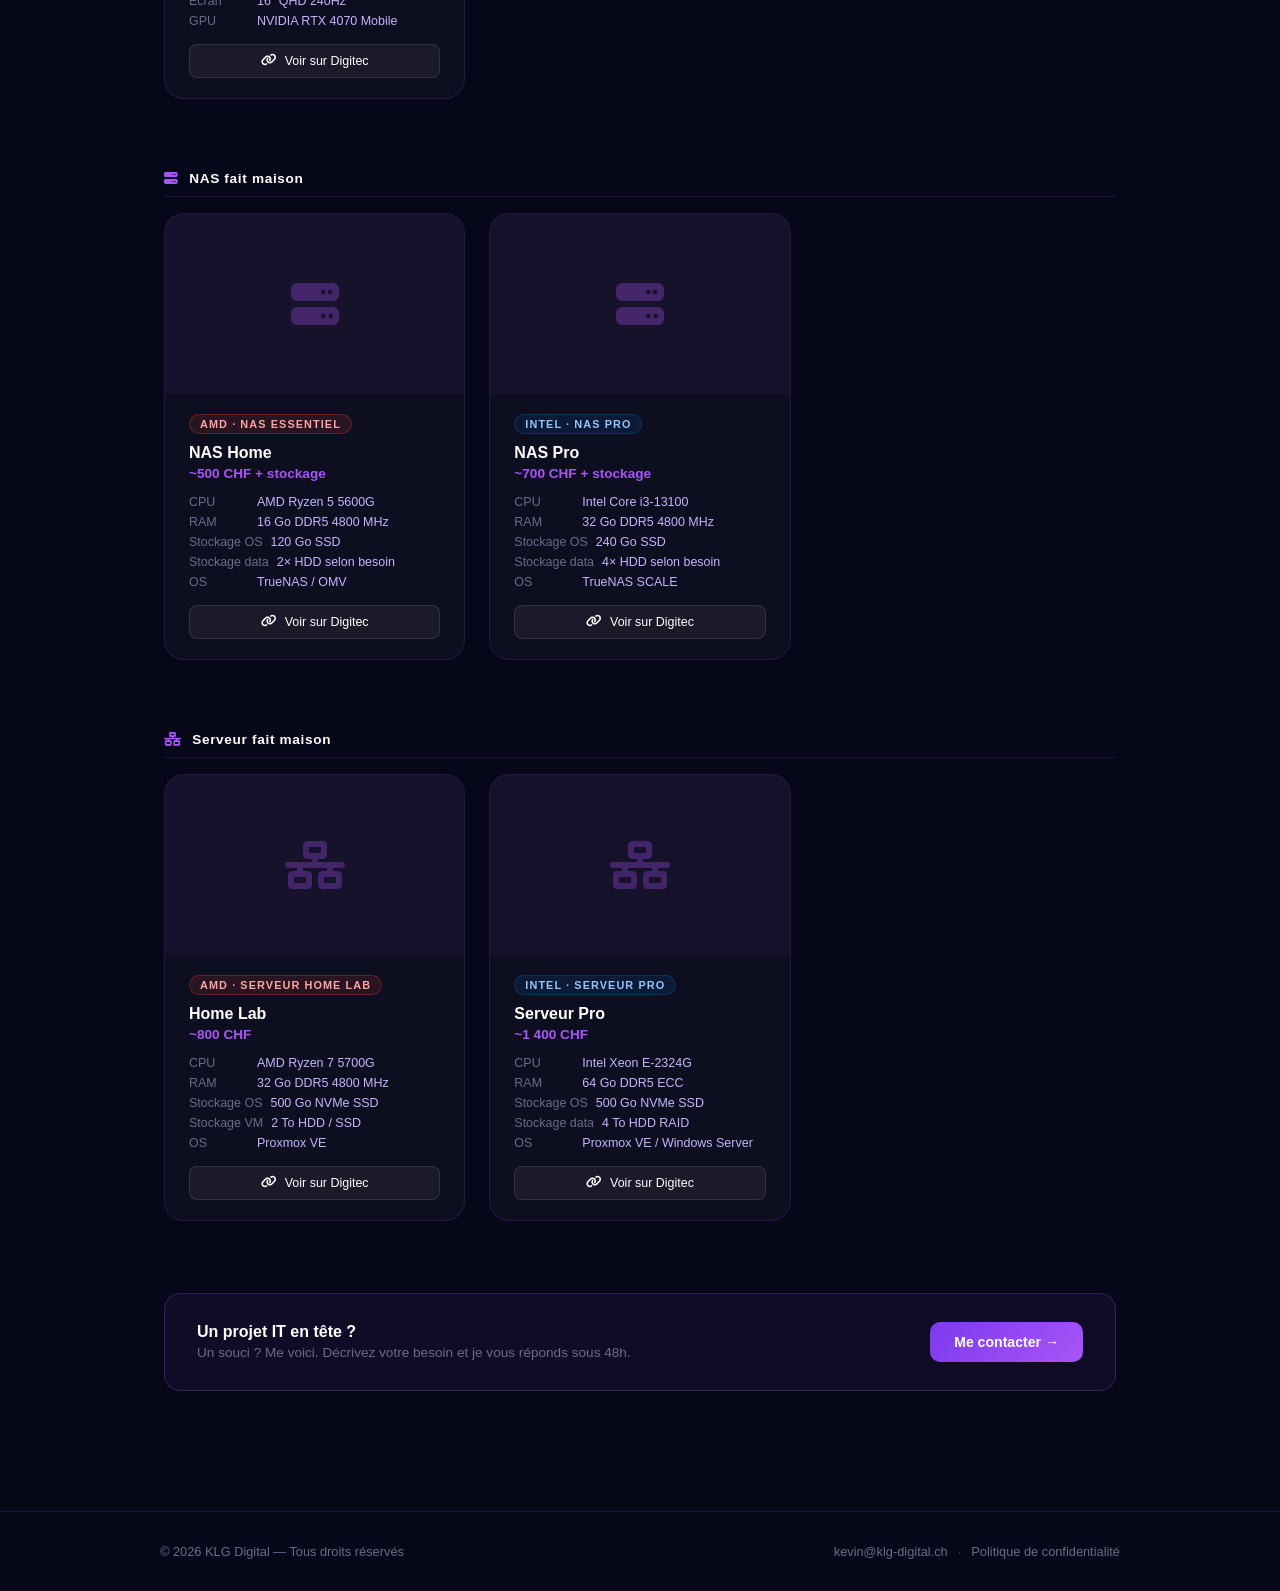
<file: pages/it.html>
<!DOCTYPE html>
<html lang="fr">
<head>
  <meta charset="UTF-8">
  <meta name="viewport" content="width=device-width, initial-scale=1.0">
  <title>IT & Infrastructure — KLG Digital | Chablais, Vaud</title>
  <meta name="description" content="Support informatique, maintenance PC, montage sur mesure et configurations recommandées. Services IT dans le Chablais vaudois.">
  <meta name="author" content="Kevin Lemos Graça">
  <link rel="icon" type="image/png" href="../images/KLG-Digital-blanc.png">
  <link rel="stylesheet" href="../style.css">
  <link rel="stylesheet" href="https://cdnjs.cloudflare.com/ajax/libs/font-awesome/6.5.0/css/all.min.css">

  <style>

    /* ================= CANVAS ÉTOILES ================= */
    #starCanvas {
      position: fixed;
      inset: 0;
      z-index: 0;
      pointer-events: none;
    }

    /* ================= CONTENU ================= */
    main {
      position: relative;
      z-index: 1;
      max-width: 1000px;
      margin: 0 auto;
      padding: 80px 24px 120px;
    }

    .heading-tag {
      font-size: 0.75em;
      letter-spacing: 0.2em;
      text-transform: uppercase;
      color: #a855f7;
      margin-bottom: 16px;
    }

    h1 {
      font-size: clamp(2em, 5vw, 3.2em);
      font-weight: 800;
      line-height: 1.1;
      margin-bottom: 16px;
      color: white;
    }

    .subtitle {
      color: #6b6b8a;
      font-size: 1em;
      line-height: 1.7;
      margin-bottom: 72px;
      max-width: 520px;
    }

    /* ================= SECTION TITLE ================= */
    .section-title {
      font-size: 0.72em;
      letter-spacing: 0.18em;
      text-transform: uppercase;
      color: #a855f7;
      margin-bottom: 24px;
      display: flex;
      align-items: center;
      gap: 12px;
    }

    .section-title::after {
      content: '';
      flex: 1;
      height: 1px;
      background: rgba(168,85,247,0.2);
    }

    /* ================= SERVICES ================= */
    .services-grid {
      display: grid;
      grid-template-columns: repeat(auto-fill, minmax(280px, 1fr));
      gap: 20px;
      margin-bottom: 72px;
    }

    .service-card {
      background: rgba(255,255,255,0.03);
      border: 1px solid rgba(168,85,247,0.15);
      border-radius: 16px;
      padding: 24px;
      display: flex;
      flex-direction: column;
      gap: 12px;
      cursor: pointer;
      text-decoration: none;
      transition: border-color 0.3s, background 0.3s, transform 0.3s;
      position: relative;
      overflow: hidden;
    }

    .service-card::before {
      content: '';
      position: absolute;
      top: 0; left: 0; right: 0;
      height: 1px;
      background: linear-gradient(90deg, transparent, rgba(168,85,247,0.6), transparent);
      opacity: 0;
      transition: opacity 0.3s;
    }

    .service-card:hover {
      border-color: rgba(168,85,247,0.4);
      background: rgba(168,85,247,0.04);
      transform: translateY(-3px);
    }

    .service-card:hover::before { opacity: 1; }

    .service-header {
      display: flex;
      justify-content: space-between;
      align-items: flex-start;
    }

    .service-icon { font-size: 1.5em; color: white; }
    .service-card i { color: white; }
    .config-img i { font-size: 3em; color: rgba(168,85,247,0.4); }
    .btn-digitec i { color: white; }
    .section-title i { color: #a855f7; }
    .config-category-title i { color: #a855f7; margin-right: 6px; }
    .disclaimer i { color: #fbbf24; }

    .service-price {
      font-size: 0.75em;
      font-weight: 700;
      white-space: nowrap;
    }

    .price-fixed {
      color: #86efac;
      background: rgba(134,239,172,0.08);
      border: 1px solid rgba(134,239,172,0.2);
      border-radius: 20px;
      padding: 3px 10px;
    }

    .price-demand {
      color: #c4b5fd;
      background: rgba(168,85,247,0.1);
      border: 1px solid rgba(168,85,247,0.2);
      border-radius: 20px;
      padding: 3px 10px;
    }

    .service-name {
      font-size: 0.98em;
      font-weight: 700;
      color: white;
    }

    .service-desc {
      font-size: 0.83em;
      color: #9d9db5;
      line-height: 1.6;
      flex: 1;
    }

    .service-more {
      font-size: 0.78em;
      color: #a855f7;
      margin-top: 4px;
    }

    /* ================= CONFIGS ================= */
    .configs-grid {
      display: grid;
      grid-template-columns: repeat(auto-fill, minmax(300px, 1fr));
      gap: 24px;
      margin-bottom: 72px;
    }

    .config-card {
      background: rgba(255,255,255,0.03);
      border: 1px solid rgba(168,85,247,0.15);
      border-radius: 20px;
      overflow: hidden;
      transition: border-color 0.3s, transform 0.3s;
    }

    .config-card:hover {
      border-color: rgba(168,85,247,0.4);
      transform: translateY(-4px);
    }

    /* Image de la config */
    .config-img {
      width: 100%;
      height: 180px;
      object-fit: cover;
      background: rgba(168,85,247,0.05);
      display: flex;
      align-items: center;
      justify-content: center;
    }

    .config-img i {
      font-size: 3em;
      color: rgba(168,85,247,0.3);
    }

    .config-img img {
      width: 100%;
      height: 100%;
      object-fit: cover;
    }

    .config-body { padding: 20px 24px; }

    .config-badge {
      display: inline-block;
      font-size: 0.68em;
      letter-spacing: 0.1em;
      text-transform: uppercase;
      padding: 3px 10px;
      border-radius: 20px;
      margin-bottom: 10px;
      font-weight: 600;
    }

    .badge-amd {
      background: rgba(237,67,37,0.12);
      border: 1px solid rgba(237,67,37,0.3);
      color: #fca5a5;
    }

    .badge-intel {
      background: rgba(0,113,197,0.12);
      border: 1px solid rgba(0,113,197,0.3);
      color: #93c5fd;
    }

    .config-name {
      font-size: 1em;
      font-weight: 700;
      color: white;
      margin-bottom: 4px;
    }

    .config-price {
      font-size: 0.85em;
      color: #a855f7;
      font-weight: 700;
      margin-bottom: 14px;
    }

    /* Composants */
    .config-specs {
      display: flex;
      flex-direction: column;
      gap: 6px;
      margin-bottom: 16px;
    }

    .spec-item {
      display: flex;
      gap: 8px;
      font-size: 0.78em;
      color: #9d9db5;
    }

    .spec-label {
      color: #6b6b8a;
      min-width: 60px;
      flex-shrink: 0;
    }

    .spec-value { color: #c4b5fd; }

    /* Bouton Digitec */
    .btn-digitec {
      display: inline-flex;
      align-items: center;
      gap: 8px;
      padding: 9px 16px;
      background: rgba(255,255,255,0.05);
      border: 1px solid rgba(255,255,255,0.1);
      border-radius: 8px;
      color: white;
      font-size: 0.78em;
      text-decoration: none;
      transition: background 0.2s, border-color 0.2s;
      width: 100%;
      justify-content: center;
    }

    .btn-digitec:hover {
      background: rgba(255,255,255,0.09);
      border-color: rgba(255,255,255,0.2);
    }

    /* ================= CTA ================= */
    .cta-contact {
      display: flex;
      align-items: center;
      justify-content: space-between;
      gap: 24px;
      background: rgba(168,85,247,0.06);
      border: 1px solid rgba(168,85,247,0.25);
      border-radius: 16px;
      padding: 28px 32px;
      flex-wrap: wrap;
    }

    .cta-text { font-size: 1em; font-weight: 700; color: white; margin-bottom: 4px; }
    .cta-sub  { font-size: 0.85em; color: #6b6b8a; }

    .btn-cta {
      display: inline-flex;
      align-items: center;
      gap: 8px;
      padding: 12px 24px;
      background: linear-gradient(135deg, #7c3aed, #a855f7);
      border-radius: 10px;
      color: white;
      font-size: 0.88em;
      font-weight: 700;
      text-decoration: none;
      transition: transform 0.2s, box-shadow 0.2s;
      white-space: nowrap;
      flex-shrink: 0;
    }

    .btn-cta:hover {
      transform: translateY(-2px);
      box-shadow: 0 8px 24px rgba(168,85,247,0.4);
    }

    /* ================= CATÉGORIE CONFIG ================= */
    .config-category-title {
      font-size: 0.85em;
      font-weight: 700;
      color: white;
      letter-spacing: 0.05em;
      margin: 40px 0 16px;
      padding-bottom: 10px;
      border-bottom: 1px solid rgba(168,85,247,0.15);
    }

    /* ================= DISCLAIMER ================= */
    .disclaimer {
      background: rgba(168,85,247,0.06);
      border: 1px solid rgba(168,85,247,0.2);
      border-radius: 12px;
      padding: 14px 20px;
      font-size: 0.82em;
      color: #9d9db5;
      line-height: 1.7;
      margin-bottom: 32px;
    }

    /* ================= MOBILE ================= */
    @media (max-width: 600px) {
      main { padding: 48px 16px 80px; }
      .services-grid, .configs-grid { grid-template-columns: 1fr; }
      .cta-contact { flex-direction: column; align-items: flex-start; }
    }

  </style>
</head>
<body>

  <!-- ===================== NAVBAR JS ================= -->
  <script src="../js/navbar.js"></script>
  <!-- ================================================= -->


  <!-- ===================== STARS JS ================= -->
  <script src="../js/stars.js"></script>
  <!-- ================================================= -->
   

  <!-- ==================== CONTENU ==================== -->
  <main>
    <p class="heading-tag"><i class="fa-solid fa-laptop-code"></i> Spécialité</p>
    <h1>IT & Infrastructure</h1>
    <p class="subtitle">Support, maintenance, montage et conseils — des prestations IT adaptées à vos besoins, par un technicien certifié CFC.</p>

    <!-- ── SERVICES IT ── -->
    <div class="section-title">Services</div>
    <div class="services-grid">

      <a href="service-detail.html?id=support" class="service-card">
        <div class="service-header">
          <span class="service-icon"><i class="fa-solid fa-screwdriver-wrench"></i></span>
          <span class="service-price price-fixed">55.- / h</span>
        </div>
        <div class="service-name">Support informatique</div>
        <p class="service-desc">Dépannage N1 et N2, diagnostic et résolution de pannes logicielles ou matérielles.</p>
        <span class="service-more">Voir le détail →</span>
      </a>

      <a href="service-detail.html?id=maintenance" class="service-card">
        <div class="service-header">
          <span class="service-icon"><i class="fa-solid fa-wrench"></i></span>
          <span class="service-price price-fixed">55.- / h</span>
        </div>
        <div class="service-name">Maintenance PC</div>
        <p class="service-desc">Nettoyage système, mise à jour, optimisation des performances et vérification matérielle.</p>
        <span class="service-more">Voir le détail →</span>
      </a>

      <a href="service-detail.html?id=montage-pc" class="service-card">
        <div class="service-header">
          <span class="service-icon"><i class="fa-solid fa-desktop"></i></span>
          <span class="service-price price-demand">Sur demande</span>
        </div>
        <div class="service-name">Montage PC sur mesure</div>
        <p class="service-desc">Sélection des composants, assemblage et configuration selon votre budget et vos besoins.</p>
        <span class="service-more">Voir le détail →</span>
      </a>

      <a href="service-detail.html?id=upgrade" class="service-card">
        <div class="service-header">
          <span class="service-icon"><i class="fa-solid fa-bolt"></i></span>
          <span class="service-price price-fixed">55.- / h + matériel</span>
        </div>
        <div class="service-name">Upgrade matériel</div>
        <p class="service-desc">Ajout de RAM, remplacement de disque, installation de carte graphique ou autre composant.</p>
        <span class="service-more">Voir le détail →</span>
      </a>

      <a href="service-detail.html?id=parc" class="service-card">
        <div class="service-header">
          <span class="service-icon"><i class="fa-solid fa-building"></i></span>
          <span class="service-price price-demand">Sur demande</span>
        </div>
        <div class="service-name">Renouvellement parc informatique</div>
        <p class="service-desc">Audit, recommandation, migration et déploiement de nouveaux postes en entreprise.</p>
        <span class="service-more">Voir le détail →</span>
      </a>

      <a href="service-detail.html?id=conseils" class="service-card">
        <div class="service-header">
          <span class="service-icon"><i class="fa-solid fa-lightbulb"></i></span>
          <span class="service-price price-fixed">55.- / h</span>
        </div>
        <div class="service-name">Conseils &amp; accompagnement</div>
        <p class="service-desc">Aide à la décision, audit de votre infrastructure et recommandations personnalisées.</p>
        <span class="service-more">Voir le détail →</span>
      </a>

      <a href="service-detail.html?id=cours" class="service-card">
        <div class="service-header">
          <span class="service-icon"><i class="fa-solid fa-book-open"></i></span>
          <span class="service-price price-fixed">50.- / h</span>
        </div>
        <div class="service-name">Cours informatique</div>
        <p class="service-desc">Formation personnalisée sur l'utilisation de votre ordinateur, logiciels ou outils bureautiques.</p>
        <span class="service-more">Voir le détail →</span>
      </a>

    </div>

    <!-- ── CONFIGS PRÉDÉFINIES ── -->
    <div class="section-title"><i class="fa-solid fa-desktop"></i> Configurations recommandées</div>

    <!-- Disclaimer -->
    <div class="disclaimer">
      <i class="fa-solid fa-triangle-exclamation"></i> Ces configurations sont des bases de départ évolutives. Elles n'incluent pas tous les composants (boîtier, alimentation, refroidissement, écran, périphériques). Le choix final est adapté selon vos besoins et votre budget.
    </div>

    <!-- DESKTOP -->
    <div class="config-category-title"><i class="fa-solid fa-desktop"></i> Desktop</div>
    <div class="configs-grid">

      <!-- CONFIG 1 : AMD Bureautique -->
      <div class="config-card">
        <div class="config-img"><i class="fa-solid fa-desktop"></i></div>
        <!-- Remplace par : <img src="../images/configs/amd-bureautique.jpg" alt="AMD Bureautique"> -->
        <div class="config-body">
          <span class="config-badge badge-amd">AMD · Bureautique</span>
          <div class="config-name">Bureau Essentiel</div>
          <div class="config-price">~600 CHF</div>
          <div class="config-specs">
            <div class="spec-item">
              <span class="spec-label">CPU</span>
              <span class="spec-value">AMD Ryzen 5 5600G</span>
            </div>
            <div class="spec-item">
              <span class="spec-label">RAM</span>
              <span class="spec-value">16 Go DDR5 4800 MHz</span>
            </div>
            <div class="spec-item">
              <span class="spec-label">Stockage</span>
              <span class="spec-value">500 Go NVMe SSD</span>
            </div>
            <div class="spec-item">
              <span class="spec-label">GPU</span>
              <span class="spec-value">Intégré Radeon (iGPU)</span>
            </div>
          </div>
          <a href="https://www.digitec.ch" target="_blank" class="btn-digitec">
            <i class="fa-solid fa-link"></i> Voir sur Digitec
          </a>
        </div>
      </div>

      <!-- CONFIG 2 : Intel Bureautique -->
      <div class="config-card">
        <div class="config-img"><i class="fa-solid fa-desktop"></i></div>
        <div class="config-body">
          <span class="config-badge badge-intel">Intel · Bureautique</span>
          <div class="config-name">Bureau Pro</div>
          <div class="config-price">~750 CHF</div>
          <div class="config-specs">
            <div class="spec-item">
              <span class="spec-label">CPU</span>
              <span class="spec-value">Intel Core i5-13400</span>
            </div>
            <div class="spec-item">
              <span class="spec-label">RAM</span>
              <span class="spec-value">16 Go DDR5 4800 MHz</span>
            </div>
            <div class="spec-item">
              <span class="spec-label">Stockage</span>
              <span class="spec-value">500 Go NVMe SSD</span>
            </div>
            <div class="spec-item">
              <span class="spec-label">GPU</span>
              <span class="spec-value">Intel UHD 730 (iGPU)</span>
            </div>
          </div>
          <a href="https://www.digitec.ch" target="_blank" class="btn-digitec">
            <i class="fa-solid fa-link"></i> Voir sur Digitec
          </a>
        </div>
      </div>

      <!-- CONFIG 3 : AMD Gaming -->
      <div class="config-card">
        <div class="config-img"><i class="fa-solid fa-desktop"></i></div>
        <div class="config-body">
          <span class="config-badge badge-amd">AMD · Gaming</span>
          <div class="config-name">Gaming Mid-Range</div>
          <div class="config-price">~1 200 CHF</div>
          <div class="config-specs">
            <div class="spec-item">
              <span class="spec-label">CPU</span>
              <span class="spec-value">AMD Ryzen 5 7600X</span>
            </div>
            <div class="spec-item">
              <span class="spec-label">RAM</span>
              <span class="spec-value">32 Go DDR5 5600 MHz</span>
            </div>
            <div class="spec-item">
              <span class="spec-label">Stockage</span>
              <span class="spec-value">1 To NVMe SSD</span>
            </div>
            <div class="spec-item">
              <span class="spec-label">GPU</span>
              <span class="spec-value">AMD RX 7700 XT</span>
            </div>
          </div>
          <a href="https://www.digitec.ch" target="_blank" class="btn-digitec">
            <i class="fa-solid fa-link"></i> Voir sur Digitec
          </a>
        </div>
      </div>

      <!-- CONFIG 4 : Intel Gaming -->
      <div class="config-card">
        <div class="config-img"><i class="fa-solid fa-desktop"></i></div>
        <div class="config-body">
          <span class="config-badge badge-intel">Intel · Gaming</span>
          <div class="config-name">Gaming High-End</div>
          <div class="config-price">~1 800 CHF</div>
          <div class="config-specs">
            <div class="spec-item">
              <span class="spec-label">CPU</span>
              <span class="spec-value">Intel Core i7-14700K</span>
            </div>
            <div class="spec-item">
              <span class="spec-label">RAM</span>
              <span class="spec-value">32 Go DDR5 6000 MHz</span>
            </div>
            <div class="spec-item">
              <span class="spec-label">Stockage</span>
              <span class="spec-value">2 To NVMe SSD</span>
            </div>
            <div class="spec-item">
              <span class="spec-label">GPU</span>
              <span class="spec-value">NVIDIA RTX 4070 Ti</span>
            </div>
          </div>
          <a href="https://www.digitec.ch" target="_blank" class="btn-digitec">
            <i class="fa-solid fa-link"></i> Voir sur Digitec
          </a>
        </div>
      </div>

      <!-- CONFIG 5 : AMD Montage Vidéo -->
      <div class="config-card">
        <div class="config-img"><i class="fa-solid fa-desktop"></i></div>
        <div class="config-body">
          <span class="config-badge badge-amd">AMD · Création</span>
          <div class="config-name">Station Montage</div>
          <div class="config-price">~1 500 CHF</div>
          <div class="config-specs">
            <div class="spec-item">
              <span class="spec-label">CPU</span>
              <span class="spec-value">AMD Ryzen 9 7900X</span>
            </div>
            <div class="spec-item">
              <span class="spec-label">RAM</span>
              <span class="spec-value">64 Go DDR5 5200 MHz</span>
            </div>
            <div class="spec-item">
              <span class="spec-label">Stockage</span>
              <span class="spec-value">2 To NVMe SSD</span>
            </div>
            <div class="spec-item">
              <span class="spec-label">GPU</span>
              <span class="spec-value">AMD RX 7800 XT</span>
            </div>
          </div>
          <a href="https://www.digitec.ch" target="_blank" class="btn-digitec">
            <i class="fa-solid fa-link"></i> Voir sur Digitec
          </a>
        </div>
      </div>

      <!-- CONFIG 6 : Intel Workstation -->
      <div class="config-card">
        <div class="config-img"><i class="fa-solid fa-desktop"></i></div>
        <div class="config-body">
          <span class="config-badge badge-intel">Intel · Workstation</span>
          <div class="config-name">Station Pro</div>
          <div class="config-price">~2 400 CHF</div>
          <div class="config-specs">
            <div class="spec-item">
              <span class="spec-label">CPU</span>
              <span class="spec-value">Intel Core i9-14900K</span>
            </div>
            <div class="spec-item">
              <span class="spec-label">RAM</span>
              <span class="spec-value">64 Go DDR5 6000 MHz</span>
            </div>
            <div class="spec-item">
              <span class="spec-label">Stockage</span>
              <span class="spec-value">2 To NVMe SSD</span>
            </div>
            <div class="spec-item">
              <span class="spec-label">GPU</span>
              <span class="spec-value">NVIDIA RTX 4080</span>
            </div>
          </div>
          <a href="https://www.digitec.ch" target="_blank" class="btn-digitec">
            <i class="fa-solid fa-link"></i> Voir sur Digitec
          </a>
        </div>
      </div>

    </div>

    <!-- LAPTOP -->
    <div class="config-category-title"><i class="fa-solid fa-laptop-code"></i> Laptop</div>
    <div class="configs-grid">

      <!-- LAPTOP AMD -->
      <div class="config-card">
        <div class="config-img"><i class="fa-solid fa-laptop-code"></i></div>
        <div class="config-body">
          <span class="config-badge badge-amd">AMD · Laptop Bureautique</span>
          <div class="config-name">Laptop Essentiel</div>
          <div class="config-price">~800 CHF</div>
          <div class="config-specs">
            <div class="spec-item"><span class="spec-label">CPU</span><span class="spec-value">AMD Ryzen 5 7530U</span></div>
            <div class="spec-item"><span class="spec-label">RAM</span><span class="spec-value">16 Go DDR5 4800 MHz</span></div>
            <div class="spec-item"><span class="spec-label">Stockage</span><span class="spec-value">512 Go NVMe SSD</span></div>
            <div class="spec-item"><span class="spec-label">Écran</span><span class="spec-value">15.6" FHD IPS</span></div>
            <div class="spec-item"><span class="spec-label">GPU</span><span class="spec-value">Radeon 760M (iGPU)</span></div>
          </div>
          <a href="https://www.digitec.ch" target="_blank" class="btn-digitec"><i class="fa-solid fa-link"></i> Voir sur Digitec</a>
        </div>
      </div>

      <!-- LAPTOP Intel -->
      <div class="config-card">
        <div class="config-img"><i class="fa-solid fa-laptop-code"></i></div>
        <div class="config-body">
          <span class="config-badge badge-intel">Intel · Laptop Pro</span>
          <div class="config-name">Laptop Pro</div>
          <div class="config-price">~1 100 CHF</div>
          <div class="config-specs">
            <div class="spec-item"><span class="spec-label">CPU</span><span class="spec-value">Intel Core Ultra 5 125H</span></div>
            <div class="spec-item"><span class="spec-label">RAM</span><span class="spec-value">16 Go DDR5 5200 MHz</span></div>
            <div class="spec-item"><span class="spec-label">Stockage</span><span class="spec-value">512 Go NVMe SSD</span></div>
            <div class="spec-item"><span class="spec-label">Écran</span><span class="spec-value">14" FHD+ IPS</span></div>
            <div class="spec-item"><span class="spec-label">GPU</span><span class="spec-value">Intel Arc (iGPU)</span></div>
          </div>
          <a href="https://www.digitec.ch" target="_blank" class="btn-digitec"><i class="fa-solid fa-link"></i> Voir sur Digitec</a>
        </div>
      </div>

      <!-- LAPTOP AMD Gaming -->
      <div class="config-card">
        <div class="config-img"><i class="fa-solid fa-laptop-code"></i></div>
        <div class="config-body">
          <span class="config-badge badge-amd">AMD · Laptop Gaming</span>
          <div class="config-name">Laptop Gaming</div>
          <div class="config-price">~1 500 CHF</div>
          <div class="config-specs">
            <div class="spec-item"><span class="spec-label">CPU</span><span class="spec-value">AMD Ryzen 7 7745HX</span></div>
            <div class="spec-item"><span class="spec-label">RAM</span><span class="spec-value">32 Go DDR5 4800 MHz</span></div>
            <div class="spec-item"><span class="spec-label">Stockage</span><span class="spec-value">1 To NVMe SSD</span></div>
            <div class="spec-item"><span class="spec-label">Écran</span><span class="spec-value">15.6" QHD 165Hz</span></div>
            <div class="spec-item"><span class="spec-label">GPU</span><span class="spec-value">NVIDIA RTX 4060 Mobile</span></div>
          </div>
          <a href="https://www.digitec.ch" target="_blank" class="btn-digitec"><i class="fa-solid fa-link"></i> Voir sur Digitec</a>
        </div>
      </div>

      <!-- LAPTOP Intel Gaming -->
      <div class="config-card">
        <div class="config-img"><i class="fa-solid fa-laptop-code"></i></div>
        <div class="config-body">
          <span class="config-badge badge-intel">Intel · Laptop Gaming</span>
          <div class="config-name">Laptop Gaming High-End</div>
          <div class="config-price">~2 000 CHF</div>
          <div class="config-specs">
            <div class="spec-item"><span class="spec-label">CPU</span><span class="spec-value">Intel Core i9-14900HX</span></div>
            <div class="spec-item"><span class="spec-label">RAM</span><span class="spec-value">32 Go DDR5 5600 MHz</span></div>
            <div class="spec-item"><span class="spec-label">Stockage</span><span class="spec-value">1 To NVMe SSD</span></div>
            <div class="spec-item"><span class="spec-label">Écran</span><span class="spec-value">16" QHD 240Hz</span></div>
            <div class="spec-item"><span class="spec-label">GPU</span><span class="spec-value">NVIDIA RTX 4070 Mobile</span></div>
          </div>
          <a href="https://www.digitec.ch" target="_blank" class="btn-digitec"><i class="fa-solid fa-link"></i> Voir sur Digitec</a>
        </div>
      </div>

    </div>

    <!-- NAS FAIT MAISON -->
    <div class="config-category-title"><i class="fa-solid fa-server"></i> NAS fait maison</div>
    <div class="configs-grid">

      <!-- NAS AMD -->
      <div class="config-card">
        <div class="config-img"><i class="fa-solid fa-server"></i></div>
        <div class="config-body">
          <span class="config-badge badge-amd">AMD · NAS Essentiel</span>
          <div class="config-name">NAS Home</div>
          <div class="config-price">~500 CHF + stockage</div>
          <div class="config-specs">
            <div class="spec-item"><span class="spec-label">CPU</span><span class="spec-value">AMD Ryzen 5 5600G</span></div>
            <div class="spec-item"><span class="spec-label">RAM</span><span class="spec-value">16 Go DDR5 4800 MHz</span></div>
            <div class="spec-item"><span class="spec-label">Stockage OS</span><span class="spec-value">120 Go SSD</span></div>
            <div class="spec-item"><span class="spec-label">Stockage data</span><span class="spec-value">2× HDD selon besoin</span></div>
            <div class="spec-item"><span class="spec-label">OS</span><span class="spec-value">TrueNAS / OMV</span></div>
          </div>
          <a href="https://www.digitec.ch" target="_blank" class="btn-digitec"><i class="fa-solid fa-link"></i> Voir sur Digitec</a>
        </div>
      </div>

      <!-- NAS Intel -->
      <div class="config-card">
        <div class="config-img"><i class="fa-solid fa-server"></i></div>
        <div class="config-body">
          <span class="config-badge badge-intel">Intel · NAS Pro</span>
          <div class="config-name">NAS Pro</div>
          <div class="config-price">~700 CHF + stockage</div>
          <div class="config-specs">
            <div class="spec-item"><span class="spec-label">CPU</span><span class="spec-value">Intel Core i3-13100</span></div>
            <div class="spec-item"><span class="spec-label">RAM</span><span class="spec-value">32 Go DDR5 4800 MHz</span></div>
            <div class="spec-item"><span class="spec-label">Stockage OS</span><span class="spec-value">240 Go SSD</span></div>
            <div class="spec-item"><span class="spec-label">Stockage data</span><span class="spec-value">4× HDD selon besoin</span></div>
            <div class="spec-item"><span class="spec-label">OS</span><span class="spec-value">TrueNAS SCALE</span></div>
          </div>
          <a href="https://www.digitec.ch" target="_blank" class="btn-digitec"><i class="fa-solid fa-link"></i> Voir sur Digitec</a>
        </div>
      </div>

    </div>

    <!-- SERVEUR FAIT MAISON -->
    <div class="config-category-title"><i class="fa-solid fa-network-wired"></i> Serveur fait maison</div>
    <div class="configs-grid">

      <!-- SERVEUR AMD -->
      <div class="config-card">
        <div class="config-img"><i class="fa-solid fa-network-wired"></i></div>
        <div class="config-body">
          <span class="config-badge badge-amd">AMD · Serveur Home Lab</span>
          <div class="config-name">Home Lab</div>
          <div class="config-price">~800 CHF</div>
          <div class="config-specs">
            <div class="spec-item"><span class="spec-label">CPU</span><span class="spec-value">AMD Ryzen 7 5700G</span></div>
            <div class="spec-item"><span class="spec-label">RAM</span><span class="spec-value">32 Go DDR5 4800 MHz</span></div>
            <div class="spec-item"><span class="spec-label">Stockage OS</span><span class="spec-value">500 Go NVMe SSD</span></div>
            <div class="spec-item"><span class="spec-label">Stockage VM</span><span class="spec-value">2 To HDD / SSD</span></div>
            <div class="spec-item"><span class="spec-label">OS</span><span class="spec-value">Proxmox VE</span></div>
          </div>
          <a href="https://www.digitec.ch" target="_blank" class="btn-digitec"><i class="fa-solid fa-link"></i> Voir sur Digitec</a>
        </div>
      </div>

      <!-- SERVEUR Intel -->
      <div class="config-card">
        <div class="config-img"><i class="fa-solid fa-network-wired"></i></div>
        <div class="config-body">
          <span class="config-badge badge-intel">Intel · Serveur Pro</span>
          <div class="config-name">Serveur Pro</div>
          <div class="config-price">~1 400 CHF</div>
          <div class="config-specs">
            <div class="spec-item"><span class="spec-label">CPU</span><span class="spec-value">Intel Xeon E-2324G</span></div>
            <div class="spec-item"><span class="spec-label">RAM</span><span class="spec-value">64 Go DDR5 ECC</span></div>
            <div class="spec-item"><span class="spec-label">Stockage OS</span><span class="spec-value">500 Go NVMe SSD</span></div>
            <div class="spec-item"><span class="spec-label">Stockage data</span><span class="spec-value">4 To HDD RAID</span></div>
            <div class="spec-item"><span class="spec-label">OS</span><span class="spec-value">Proxmox VE / Windows Server</span></div>
          </div>
          <a href="https://www.digitec.ch" target="_blank" class="btn-digitec"><i class="fa-solid fa-link"></i> Voir sur Digitec</a>
        </div>
      </div>

    </div>

    <!-- CTA -->
    <div class="cta-contact">
      <div>
        <div class="cta-text">Un projet IT en tête ?</div>
        <div class="cta-sub">Un souci ? Me voici. Décrivez votre besoin et je vous réponds sous 48h.</div>
      </div>
      <a href="contact.html" class="btn-cta">Me contacter →</a>
    </div>

  </main>
  <!-- ================================================= -->


  <!-- ===================== FOOTER JS ================= -->
  <script src="../js/footer.js"></script>
  <!-- ================================================= -->

</body>
</html>
</file>
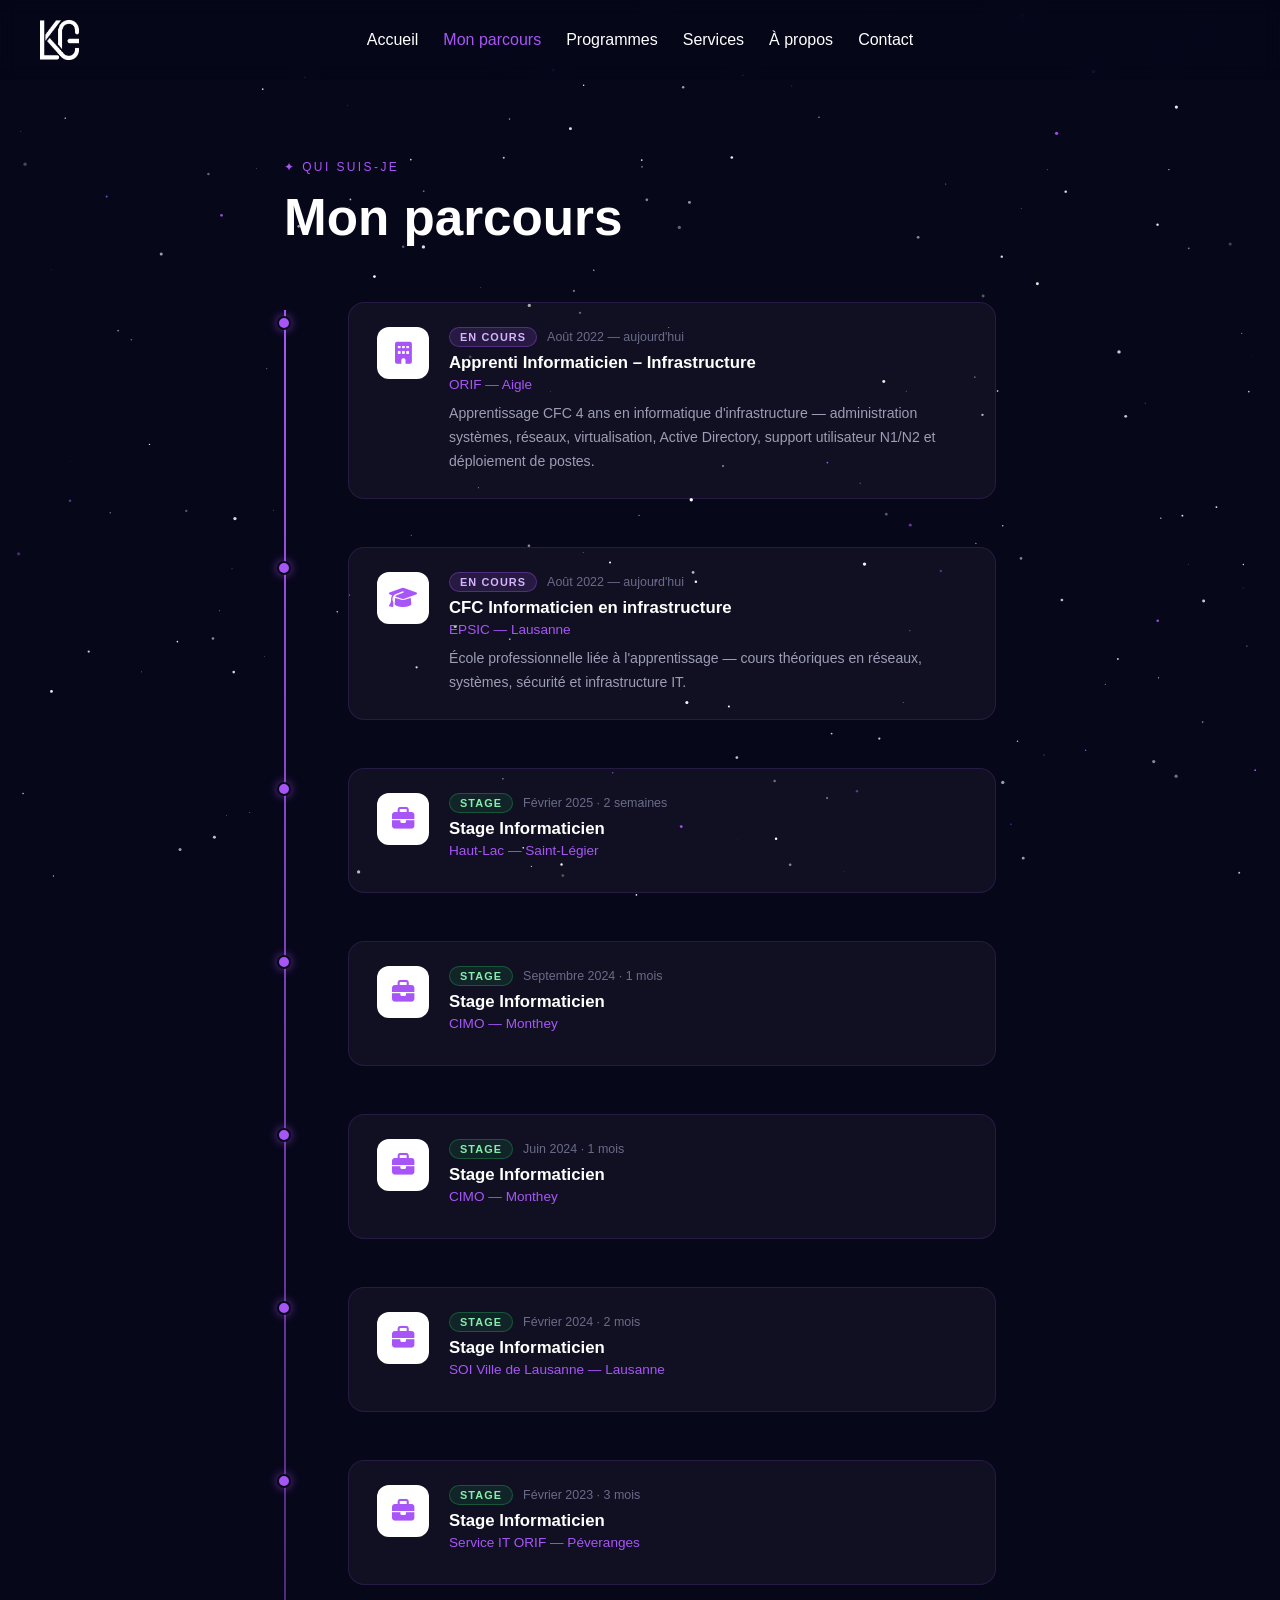
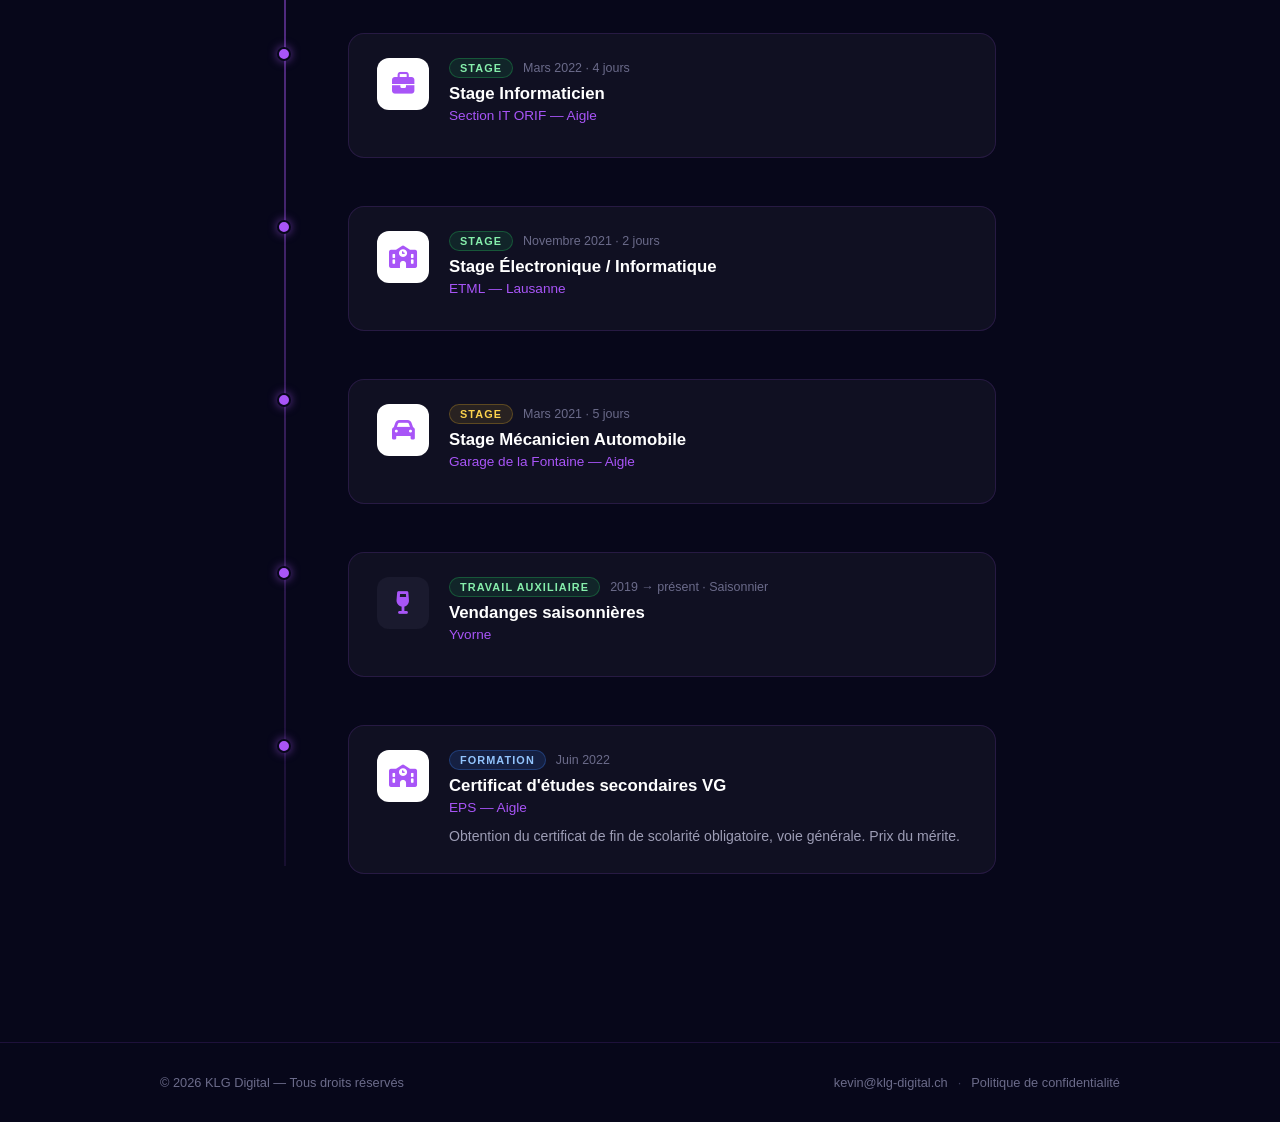
<file: pages/parcours.html>
<!DOCTYPE html>
<html lang="fr">
<head>
  <meta charset="UTF-8">
  <meta name="viewport" content="width=device-width, initial-scale=1.0">
  <title>Mon parcours — KLG Digital</title>
  <meta name="description" content="Parcours professionnel de Kevin Lemos Graça — apprenti informaticien CFC infrastructure à l'ORIF Aigle, stages en entreprise et formations.">
  <meta name="author" content="Kevin Lemos Graça">
  <link rel="icon" type="image/png" href="../images/KLG-Digital-blanc.png">
  <link rel="stylesheet" href="../style.css">
  <link rel="stylesheet" href="https://cdnjs.cloudflare.com/ajax/libs/font-awesome/6.5.0/css/all.min.css">

  <style>

    /* ================= CONTENU PRINCIPAL ================= */
    main {
      position: relative;
      z-index: 1;
      max-width: 760px;
      margin: 0 auto;
      padding: 80px 24px 120px;
    }

    .heading-tag {
      font-size: 0.75em;
      letter-spacing: 0.2em;
      text-transform: uppercase;
      color: #a855f7;
      margin-bottom: 16px;
    }

    h1 {
      font-size: clamp(2em, 5vw, 3.2em);
      font-weight: 800;
      line-height: 1.1;
      margin-bottom: 56px;
      color: white;
    }

    /* ================= TIMELINE ================= */
    .timeline {
      position: relative;
      padding-left: 32px;
    }

    .timeline::before {
      content: '';
      position: absolute;
      left: 0;
      top: 8px;
      bottom: 8px;
      width: 2px;
      background: linear-gradient(180deg, #a855f7, rgba(168,85,247,0.1));
    }

    /* ================= ITEM TIMELINE ================= */
    .timeline-item {
      position: relative;
      margin-bottom: 48px;
      padding-left: 32px;
      opacity: 0;
      transform: translateX(-20px);
      animation: slideIn 0.5s ease forwards;
    }

    .timeline-item:nth-child(1)  { animation-delay: 0.1s; }
    .timeline-item:nth-child(2)  { animation-delay: 0.2s; }
    .timeline-item:nth-child(3)  { animation-delay: 0.3s; }
    .timeline-item:nth-child(4)  { animation-delay: 0.4s; }
    .timeline-item:nth-child(5)  { animation-delay: 0.5s; }
    .timeline-item:nth-child(6)  { animation-delay: 0.6s; }
    .timeline-item:nth-child(7)  { animation-delay: 0.7s; }
    .timeline-item:nth-child(8)  { animation-delay: 0.8s; }
    .timeline-item:nth-child(9)  { animation-delay: 0.9s; }
    .timeline-item:nth-child(10) { animation-delay: 1.0s; }
    .timeline-item:nth-child(11) { animation-delay: 1.1s; }
    .timeline-item:nth-child(12) { animation-delay: 1.2s; }

    @keyframes slideIn {
      to { opacity: 1; transform: translateX(0); }
    }

    /* Point sur la ligne */
    .timeline-dot {
      position: absolute;
      left: -39px;
      top: 14px;
      width: 14px;
      height: 14px;
      border-radius: 50%;
      background: #a855f7;
      border: 2px solid #07071a;
      box-shadow: 0 0 10px rgba(168,85,247,0.6);
      transition: box-shadow 0.3s;
    }

    .timeline-item:hover .timeline-dot {
      box-shadow: 0 0 20px rgba(168,85,247,0.9);
    }

    .timeline-dot.current {
      animation: pulse 2s ease-in-out infinite;
    }

    @keyframes pulse {
      0%, 100% { box-shadow: 0 0 10px rgba(168,85,247,0.6); }
      50%       { box-shadow: 0 0 24px rgba(168,85,247,1); }
    }

    /* ================= CARTE ================= */
    .timeline-card {
      background: rgba(255,255,255,0.04);
      border: 1px solid rgba(168,85,247,0.15);
      border-radius: 16px;
      padding: 24px 28px;
      display: flex;
      gap: 20px;
      align-items: flex-start;
      transition: border-color 0.3s, background 0.3s;
    }

    .timeline-item:hover .timeline-card {
      border-color: rgba(168,85,247,0.4);
      background: rgba(168,85,247,0.04);
    }

    .timeline-logo {
      width: 52px;
      height: 52px;
      border-radius: 12px;
      background: white;
      display: flex;
      align-items: center;
      justify-content: center;
      flex-shrink: 0;
      overflow: hidden;
      padding: 6px;
    }

    .timeline-logo img {
      width: 100%;
      height: 100%;
      object-fit: contain;
    }

    /* Icône FA dans logo */
    .timeline-logo i {
      font-size: 1.4em;
      color: #a855f7;
    }

    .timeline-logo.dark {
      background: #1a1a2e;
    }

    .timeline-content { flex: 1; }

    .timeline-meta {
      display: flex;
      align-items: center;
      gap: 10px;
      margin-bottom: 6px;
      flex-wrap: wrap;
    }

    .badge {
      display: inline-block;
      font-size: 0.68em;
      letter-spacing: 0.1em;
      text-transform: uppercase;
      padding: 3px 10px;
      border-radius: 20px;
      font-weight: 600;
    }

    .badge-formation {
      background: rgba(59,130,246,0.15);
      border: 1px solid rgba(59,130,246,0.3);
      color: #93c5fd;
    }

    .badge-pro {
      background: rgba(34,197,94,0.12);
      border: 1px solid rgba(34,197,94,0.3);
      color: #86efac;
    }

    .badge-autre {
      background: rgba(251,191,36,0.1);
      border: 1px solid rgba(251,191,36,0.25);
      color: #fcd34d;
    }

    .badge-current {
      background: rgba(168,85,247,0.15);
      border: 1px solid rgba(168,85,247,0.35);
      color: #d8b4fe;
    }

    .timeline-date {
      font-size: 0.78em;
      color: #6b6b8a;
    }

    .timeline-title {
      font-size: 1.05em;
      font-weight: 700;
      color: white;
      margin-bottom: 4px;
    }

    .timeline-place {
      font-size: 0.85em;
      color: #a855f7;
      margin-bottom: 10px;
    }

    .timeline-desc {
      font-size: 0.88em;
      color: #9d9db5;
      line-height: 1.7;
    }

    /* ================= MOBILE ================= */
    @media (max-width: 600px) {
      main { padding: 48px 16px 80px; }
      .timeline { padding-left: 20px; }
      .timeline-card { flex-direction: column; gap: 14px; padding: 20px; }
      .timeline-dot { left: -27px; }
    }

  </style>
</head>
<body>

  <!-- ===================== NAVBAR JS ================= -->
  <script src="../js/navbar.js"></script>
  <!-- ================================================= -->

  <!-- ===================== STARS JS ================== -->
  <script src="../js/stars.js"></script>
  <!-- ================================================= -->


  <!-- ==================== CONTENU ==================== -->
  <main>
    <p class="heading-tag">✦ Qui suis-je</p>
    <h1>Mon parcours</h1>

    <div class="timeline">

      <!-- ITEM 12 : ORIF Aigle (en cours) -->
      <div class="timeline-item">
        <div class="timeline-dot current"></div>
        <div class="timeline-card">
          <div class="timeline-logo">
            <img src="https://www.orif.ch/fileadmin/user_upload/orif/Media/ORIF_logo_big.jpg"
                 alt="ORIF"
                 onerror="this.style.display='none'; this.parentNode.innerHTML='<i class=\'fa-solid fa-building\'></i>';">
          </div>
          <div class="timeline-content">
            <div class="timeline-meta">
              <span class="badge badge-current">En cours</span>
              <span class="timeline-date">Août 2022 — aujourd'hui</span>
            </div>
            <div class="timeline-title">Apprenti Informaticien – Infrastructure</div>
            <div class="timeline-place">ORIF — Aigle</div>
            <p class="timeline-desc">
              Apprentissage CFC 4 ans en informatique d'infrastructure — administration systèmes, réseaux, virtualisation, Active Directory, support utilisateur N1/N2 et déploiement de postes.
            </p>
          </div>
        </div>
      </div>

      <!-- ITEM 11 : EPSIC (en cours) -->
      <div class="timeline-item">
        <div class="timeline-dot current"></div>
        <div class="timeline-card">
          <div class="timeline-logo">
            <img src="https://www.epsic.ch/wp-content/uploads/2022/05/Logo-EPSIC.png"
                 alt="EPSIC"
                 onerror="this.style.display='none'; this.parentNode.innerHTML='<i class=\'fa-solid fa-graduation-cap\'></i>';">
          </div>
          <div class="timeline-content">
            <div class="timeline-meta">
              <span class="badge badge-current">En cours</span>
              <span class="timeline-date">Août 2022 — aujourd'hui</span>
            </div>
            <div class="timeline-title">CFC Informaticien en infrastructure</div>
            <div class="timeline-place">EPSIC — Lausanne</div>
            <p class="timeline-desc">
              École professionnelle liée à l'apprentissage — cours théoriques en réseaux, systèmes, sécurité et infrastructure IT.
            </p>
          </div>
        </div>
      </div>

      <!-- ITEM 10 : Stage Haut-Lac -->
      <div class="timeline-item">
        <div class="timeline-dot"></div>
        <div class="timeline-card">
          <div class="timeline-logo">
            <img src="https://haut-lac.ch/wp-content/uploads/2025/12/Haut-Lac-Ecole-International-Suisse.jpg"
                 alt="Haut-Lac"
                 onerror="this.style.display='none'; this.parentNode.innerHTML='<i class=\'fa-solid fa-briefcase\'></i>';">
          </div>
          <div class="timeline-content">
            <div class="timeline-meta">
              <span class="badge badge-pro">Stage</span>
              <span class="timeline-date">Février 2025 · 2 semaines</span>
            </div>
            <div class="timeline-title">Stage Informaticien</div>
            <div class="timeline-place">Haut-Lac — Saint-Légier</div>
          </div>
        </div>
      </div>

      <!-- ITEM 9 : Stage CIMO Septembre 2024 -->
      <div class="timeline-item">
        <div class="timeline-dot"></div>
        <div class="timeline-card">
          <div class="timeline-logo">
            <img src="https://www.cimo.ch/wp-content/uploads/2021/01/CIMO_logo_quadri.svg"
                 alt="CIMO"
                 onerror="this.style.display='none'; this.parentNode.innerHTML='<i class=\'fa-solid fa-briefcase\'></i>';">
          </div>
          <div class="timeline-content">
            <div class="timeline-meta">
              <span class="badge badge-pro">Stage</span>
              <span class="timeline-date">Septembre 2024 · 1 mois</span>
            </div>
            <div class="timeline-title">Stage Informaticien</div>
            <div class="timeline-place">CIMO — Monthey</div>
          </div>
        </div>
      </div>

      <!-- ITEM 8 : Stage CIMO Juin 2024 -->
      <div class="timeline-item">
        <div class="timeline-dot"></div>
        <div class="timeline-card">
          <div class="timeline-logo">
            <img src="https://www.cimo.ch/wp-content/uploads/2021/01/CIMO_logo_quadri.svg"
                 alt="CIMO"
                 onerror="this.style.display='none'; this.parentNode.innerHTML='<i class=\'fa-solid fa-briefcase\'></i>';">
          </div>
          <div class="timeline-content">
            <div class="timeline-meta">
              <span class="badge badge-pro">Stage</span>
              <span class="timeline-date">Juin 2024 · 1 mois</span>
            </div>
            <div class="timeline-title">Stage Informaticien</div>
            <div class="timeline-place">CIMO — Monthey</div>
          </div>
        </div>
      </div>

      <!-- ITEM 7 : Stage SOI Lausanne -->
      <div class="timeline-item">
        <div class="timeline-dot"></div>
        <div class="timeline-card">
          <div class="timeline-logo">
            <img src="https://www.lausanne.ch/ressources/decimuni/file/7725.jpg"
                 alt="SOI Ville de Lausanne"
                 onerror="this.style.display='none'; this.parentNode.innerHTML='<i class=\'fa-solid fa-briefcase\'></i>';">
          </div>
          <div class="timeline-content">
            <div class="timeline-meta">
              <span class="badge badge-pro">Stage</span>
              <span class="timeline-date">Février 2024 · 2 mois</span>
            </div>
            <div class="timeline-title">Stage Informaticien</div>
            <div class="timeline-place">SOI Ville de Lausanne — Lausanne</div>
          </div>
        </div>
      </div>

      <!-- ITEM 6 : Stage Service IT ORIF Péveranges -->
      <div class="timeline-item">
        <div class="timeline-dot"></div>
        <div class="timeline-card">
          <div class="timeline-logo">
            <img src="https://www.orif.ch/fileadmin/user_upload/orif/Media/ORIF_logo_big.jpg"
                 alt="ORIF"
                 onerror="this.style.display='none'; this.parentNode.innerHTML='<i class=\'fa-solid fa-briefcase\'></i>';">
          </div>
          <div class="timeline-content">
            <div class="timeline-meta">
              <span class="badge badge-pro">Stage</span>
              <span class="timeline-date">Février 2023 · 3 mois</span>
            </div>
            <div class="timeline-title">Stage Informaticien</div>
            <div class="timeline-place">Service IT ORIF — Péveranges</div>
          </div>
        </div>
      </div>

      <!-- ITEM 5 : Stage section IT ORIF Aigle -->
      <div class="timeline-item">
        <div class="timeline-dot"></div>
        <div class="timeline-card">
          <div class="timeline-logo">
            <img src="https://www.orif.ch/fileadmin/user_upload/orif/Media/ORIF_logo_big.jpg"
                 alt="ORIF"
                 onerror="this.style.display='none'; this.parentNode.innerHTML='<i class=\'fa-solid fa-briefcase\'></i>';">
          </div>
          <div class="timeline-content">
            <div class="timeline-meta">
              <span class="badge badge-pro">Stage</span>
              <span class="timeline-date">Mars 2022 · 4 jours</span>
            </div>
            <div class="timeline-title">Stage Informaticien</div>
            <div class="timeline-place">Section IT ORIF — Aigle</div>
          </div>
        </div>
      </div>

      <!-- ITEM 4 : Stage ETML -->
      <div class="timeline-item">
        <div class="timeline-dot"></div>
        <div class="timeline-card">
          <div class="timeline-logo">
            <img src="https://www.etml.ch/themes/etml/assets/images/etml_logo_simple.svg"
                 alt="ETML"
                 onerror="this.style.display='none'; this.parentNode.innerHTML='<i class=\'fa-solid fa-school\'></i>';">
          </div>
          <div class="timeline-content">
            <div class="timeline-meta">
              <span class="badge badge-pro">Stage</span>
              <span class="timeline-date">Novembre 2021 · 2 jours</span>
            </div>
            <div class="timeline-title">Stage Électronique / Informatique</div>
            <div class="timeline-place">ETML — Lausanne</div>
          </div>
        </div>
      </div>

      <!-- ITEM 3 : Stage mécanicien automobile -->
      <div class="timeline-item">
        <div class="timeline-dot"></div>
        <div class="timeline-card">
          <div class="timeline-logo">
            <img src="https://scontent.fqls3-1.fna.fbcdn.net/v/t39.30808-6/291365507_531567775334594_6503780040442020417_n.jpg?_nc_cat=110&ccb=1-7&_nc_sid=1d70fc&_nc_ohc=mc5oQQmTHUoQ7kNvwFdL5et&_nc_oc=Adp3m6ILUbb_p7kVJlY3PRMLoPiIZDWyD_-vQC7tXDxvhNtL-RBnOovPuBLrtuRk3qr0iBFGdMmvENPw_d7lzjU0&_nc_zt=23&_nc_ht=scontent.fqls3-1.fna&_nc_gid=klKaAF6yfTU1x8HVEhDTAA&_nc_ss=7d289&oh=00_Af0mm9dRjcx0teFcc15WIZ0v5d5rAcJf68y3lqcz1uXHBg&oe=69F3B406"
                 alt="Garage de la Fontaine"
                 onerror="this.style.display='none'; this.parentNode.innerHTML='<i class=\'fa-solid fa-car\'></i>';">
          </div>
          <div class="timeline-content">
            <div class="timeline-meta">
              <span class="badge badge-autre">Stage</span>
              <span class="timeline-date">Mars 2021 · 5 jours</span>
            </div>
            <div class="timeline-title">Stage Mécanicien Automobile</div>
            <div class="timeline-place">Garage de la Fontaine — Aigle</div>
          </div>
        </div>
      </div>

      <!-- ITEM 2 : Vendanges -->
      <div class="timeline-item">
        <div class="timeline-dot"></div>
        <div class="timeline-card">
          <div class="timeline-logo dark">
            <i class="fa-solid fa-wine-glass"></i>
          </div>
          <div class="timeline-content">
            <div class="timeline-meta">
              <span class="badge badge-pro">Travail auxiliaire</span>
              <span class="timeline-date">2019 → présent · Saisonnier</span>
            </div>
            <div class="timeline-title">Vendanges saisonnières</div>
            <div class="timeline-place">Yvorne</div>
          </div>
        </div>
      </div>

      <!-- ITEM 1 : EPS Aigle -->
      <div class="timeline-item">
        <div class="timeline-dot"></div>
        <div class="timeline-card">
          <div class="timeline-logo">
            <img src="https://upload.wikimedia.org/wikipedia/commons/thumb/9/9b/Logo_canton_de_Vaud.svg/500px-Logo_canton_de_Vaud.svg.png"
                 alt="EPS Aigle"
                 onerror="this.style.display='none'; this.parentNode.innerHTML='<i class=\'fa-solid fa-school\'></i>';">
          </div>
          <div class="timeline-content">
            <div class="timeline-meta">
              <span class="badge badge-formation">Formation</span>
              <span class="timeline-date">Juin 2022</span>
            </div>
            <div class="timeline-title">Certificat d'études secondaires VG</div>
            <div class="timeline-place">EPS — Aigle</div>
            <p class="timeline-desc">Obtention du certificat de fin de scolarité obligatoire, voie générale. Prix du mérite.</p>
          </div>
        </div>
      </div>

    </div>
  </main>
  <!-- ================================================= -->


  <!-- ===================== FOOTER JS ================= -->
  <script src="../js/footer.js"></script>
  <!-- ================================================= -->

</body>
</html>
</file>
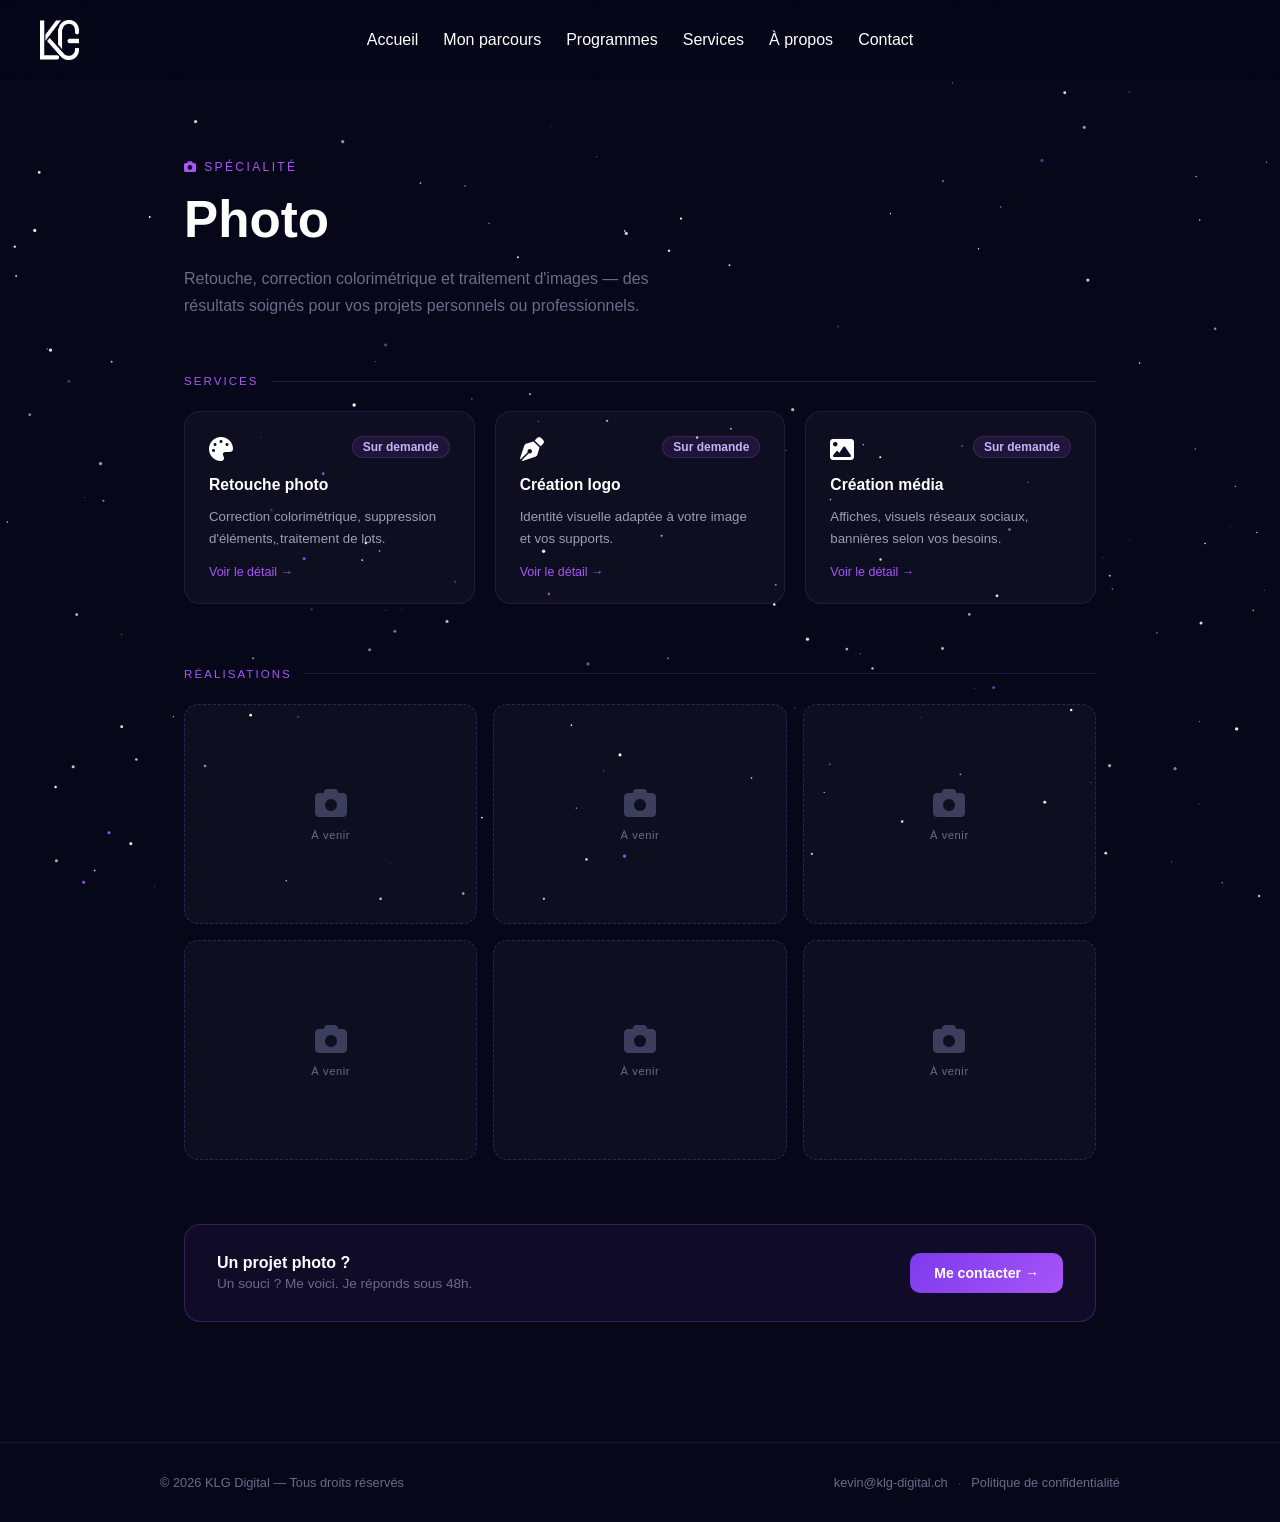
<file: pages/photo.html>
<!DOCTYPE html>
<html lang="fr">
<head>
  <meta charset="UTF-8">
  <meta name="viewport" content="width=device-width, initial-scale=1.0">
  <title>Photo — KLG Digital | Retouche & Création</title>
  <meta name="description" content="Services de retouche photo, création logo et média par KLG Digital dans le Chablais vaudois.">
  <meta name="author" content="Kevin Lemos Graça">
  <link rel="icon" type="image/png" href="../images/KLG-Digital-blanc.png">
  <link rel="stylesheet" href="../style.css">
  <link rel="stylesheet" href="https://cdnjs.cloudflare.com/ajax/libs/font-awesome/6.5.0/css/all.min.css">
  <style>
    #starCanvas { position: fixed; inset: 0; z-index: 0; pointer-events: none; }
    main { position: relative; z-index: 1; max-width: 960px; margin: 0 auto; padding: 80px 24px 120px; }
    .heading-tag { font-size: 0.75em; letter-spacing: 0.2em; text-transform: uppercase; color: #a855f7; margin-bottom: 16px; }
    h1 { font-size: clamp(2em,5vw,3.2em); font-weight: 800; color: white; margin-bottom: 16px; }
    .subtitle { color: #6b6b8a; font-size: 1em; line-height: 1.7; margin-bottom: 56px; max-width: 520px; }

    /* ── SERVICES ── */
    .section-title { font-size: 0.72em; letter-spacing: 0.18em; text-transform: uppercase; color: #a855f7; margin-bottom: 24px; display: flex; align-items: center; gap: 12px; }
    .section-title::after { content: ''; flex: 1; height: 1px; background: rgba(168,85,247,0.2); }
    .services-grid { display: grid; grid-template-columns: repeat(auto-fill, minmax(260px, 1fr)); gap: 20px; margin-bottom: 64px; }
    .service-card { background: rgba(255,255,255,0.03); border: 1px solid rgba(168,85,247,0.15); border-radius: 16px; padding: 24px; display: flex; flex-direction: column; gap: 12px; text-decoration: none; color: inherit; transition: border-color 0.3s, background 0.3s, transform 0.3s; position: relative; overflow: hidden; }
    .service-card::before { content: ''; position: absolute; top: 0; left: 0; right: 0; height: 1px; background: linear-gradient(90deg, transparent, rgba(168,85,247,0.6), transparent); opacity: 0; transition: opacity 0.3s; }
    .service-card:hover { border-color: rgba(168,85,247,0.4); background: rgba(168,85,247,0.04); transform: translateY(-3px); }
    .service-card:hover::before { opacity: 1; }
    .service-header { display: flex; justify-content: space-between; align-items: flex-start; }
    .service-icon { font-size: 1.5em; }
    .service-price { font-size: 0.75em; font-weight: 700; color: #c4b5fd; background: rgba(168,85,247,0.1); border: 1px solid rgba(168,85,247,0.2); border-radius: 20px; padding: 3px 10px; }
    .service-name { font-size: 0.98em; font-weight: 700; color: white; }
    .service-desc { font-size: 0.83em; color: #9d9db5; line-height: 1.6; flex: 1; }
    .service-more { font-size: 0.78em; color: #a855f7; margin-top: 4px; }

    /* ── GALERIE PLACEHOLDER ── */
    .gallery-grid { display: grid; grid-template-columns: repeat(auto-fill, minmax(220px, 1fr)); gap: 16px; margin-bottom: 64px; }
    .gallery-item { aspect-ratio: 4/3; background: rgba(255,255,255,0.03); border: 1px dashed rgba(168,85,247,0.25); border-radius: 14px; display: flex; flex-direction: column; align-items: center; justify-content: center; gap: 10px; color: #3d3d5c; font-size: 2em; transition: border-color 0.3s; }
    .gallery-item:hover { border-color: rgba(168,85,247,0.4); }
    .gallery-label { font-size: 0.35em; color: #6b6b8a; letter-spacing: 0.05em; }

    /* ── CTA ── */
    .cta-contact { display: flex; align-items: center; justify-content: space-between; gap: 24px; background: rgba(168,85,247,0.06); border: 1px solid rgba(168,85,247,0.25); border-radius: 16px; padding: 28px 32px; flex-wrap: wrap; }
    .cta-text { font-size: 1em; font-weight: 700; color: white; margin-bottom: 4px; }
    .cta-sub { font-size: 0.85em; color: #6b6b8a; }
    .btn-cta { display: inline-flex; align-items: center; gap: 8px; padding: 12px 24px; background: linear-gradient(135deg, #7c3aed, #a855f7); border-radius: 10px; color: white; font-size: 0.88em; font-weight: 700; text-decoration: none; transition: transform 0.2s, box-shadow 0.2s; white-space: nowrap; flex-shrink: 0; }
    .btn-cta:hover { transform: translateY(-2px); box-shadow: 0 8px 24px rgba(168,85,247,0.4); }

    @media (max-width: 600px) { main { padding: 48px 16px 80px; } .services-grid, .gallery-grid { grid-template-columns: 1fr; } .cta-contact { flex-direction: column; align-items: flex-start; } }
  </style>
</head>
<body>
  <script src="../js/navbar.js"></script>
  <script src="../js/stars.js"></script>

  <main>
    <p class="heading-tag"><i class="fa-solid fa-camera"></i> Spécialité</p>
    <h1>Photo</h1>
    <p class="subtitle">Retouche, correction colorimétrique et traitement d'images — des résultats soignés pour vos projets personnels ou professionnels.</p>

    <div class="section-title">Services</div>
    <div class="services-grid">
      <a href="service-detail.html?id=montage-photo" class="service-card">
        <div class="service-header"><span class="service-icon"><i class="fa-solid fa-palette"></i></span><span class="service-price">Sur demande</span></div>
        <div class="service-name">Retouche photo</div>
        <p class="service-desc">Correction colorimétrique, suppression d'éléments, traitement de lots.</p>
        <span class="service-more">Voir le détail →</span>
      </a>
      <a href="service-detail.html?id=logo" class="service-card">
        <div class="service-header"><span class="service-icon"><i class="fa-solid fa-pen-nib"></i></span><span class="service-price">Sur demande</span></div>
        <div class="service-name">Création logo</div>
        <p class="service-desc">Identité visuelle adaptée à votre image et vos supports.</p>
        <span class="service-more">Voir le détail →</span>
      </a>
      <a href="service-detail.html?id=media" class="service-card">
        <div class="service-header"><span class="service-icon"><i class="fa-solid fa-image"></i></span><span class="service-price">Sur demande</span></div>
        <div class="service-name">Création média</div>
        <p class="service-desc">Affiches, visuels réseaux sociaux, bannières selon vos besoins.</p>
        <span class="service-more">Voir le détail →</span>
      </a>
    </div>

    <div class="section-title">Réalisations</div>
    <div class="gallery-grid">
      <div class="gallery-item"><i class="fa-solid fa-camera"></i><span class="gallery-label">À venir</span></div>
      <div class="gallery-item"><i class="fa-solid fa-camera"></i><span class="gallery-label">À venir</span></div>
      <div class="gallery-item"><i class="fa-solid fa-camera"></i><span class="gallery-label">À venir</span></div>
      <div class="gallery-item"><i class="fa-solid fa-camera"></i><span class="gallery-label">À venir</span></div>
      <div class="gallery-item"><i class="fa-solid fa-camera"></i><span class="gallery-label">À venir</span></div>
      <div class="gallery-item"><i class="fa-solid fa-camera"></i><span class="gallery-label">À venir</span></div>
    </div>

    <div class="cta-contact">
      <div><div class="cta-text">Un projet photo ?</div><div class="cta-sub">Un souci ? Me voici. Je réponds sous 48h.</div></div>
      <a href="contact.html" class="btn-cta">Me contacter →</a>
    </div>
  </main>

  <script src="../js/footer.js"></script>
</body>
</html>
</file>
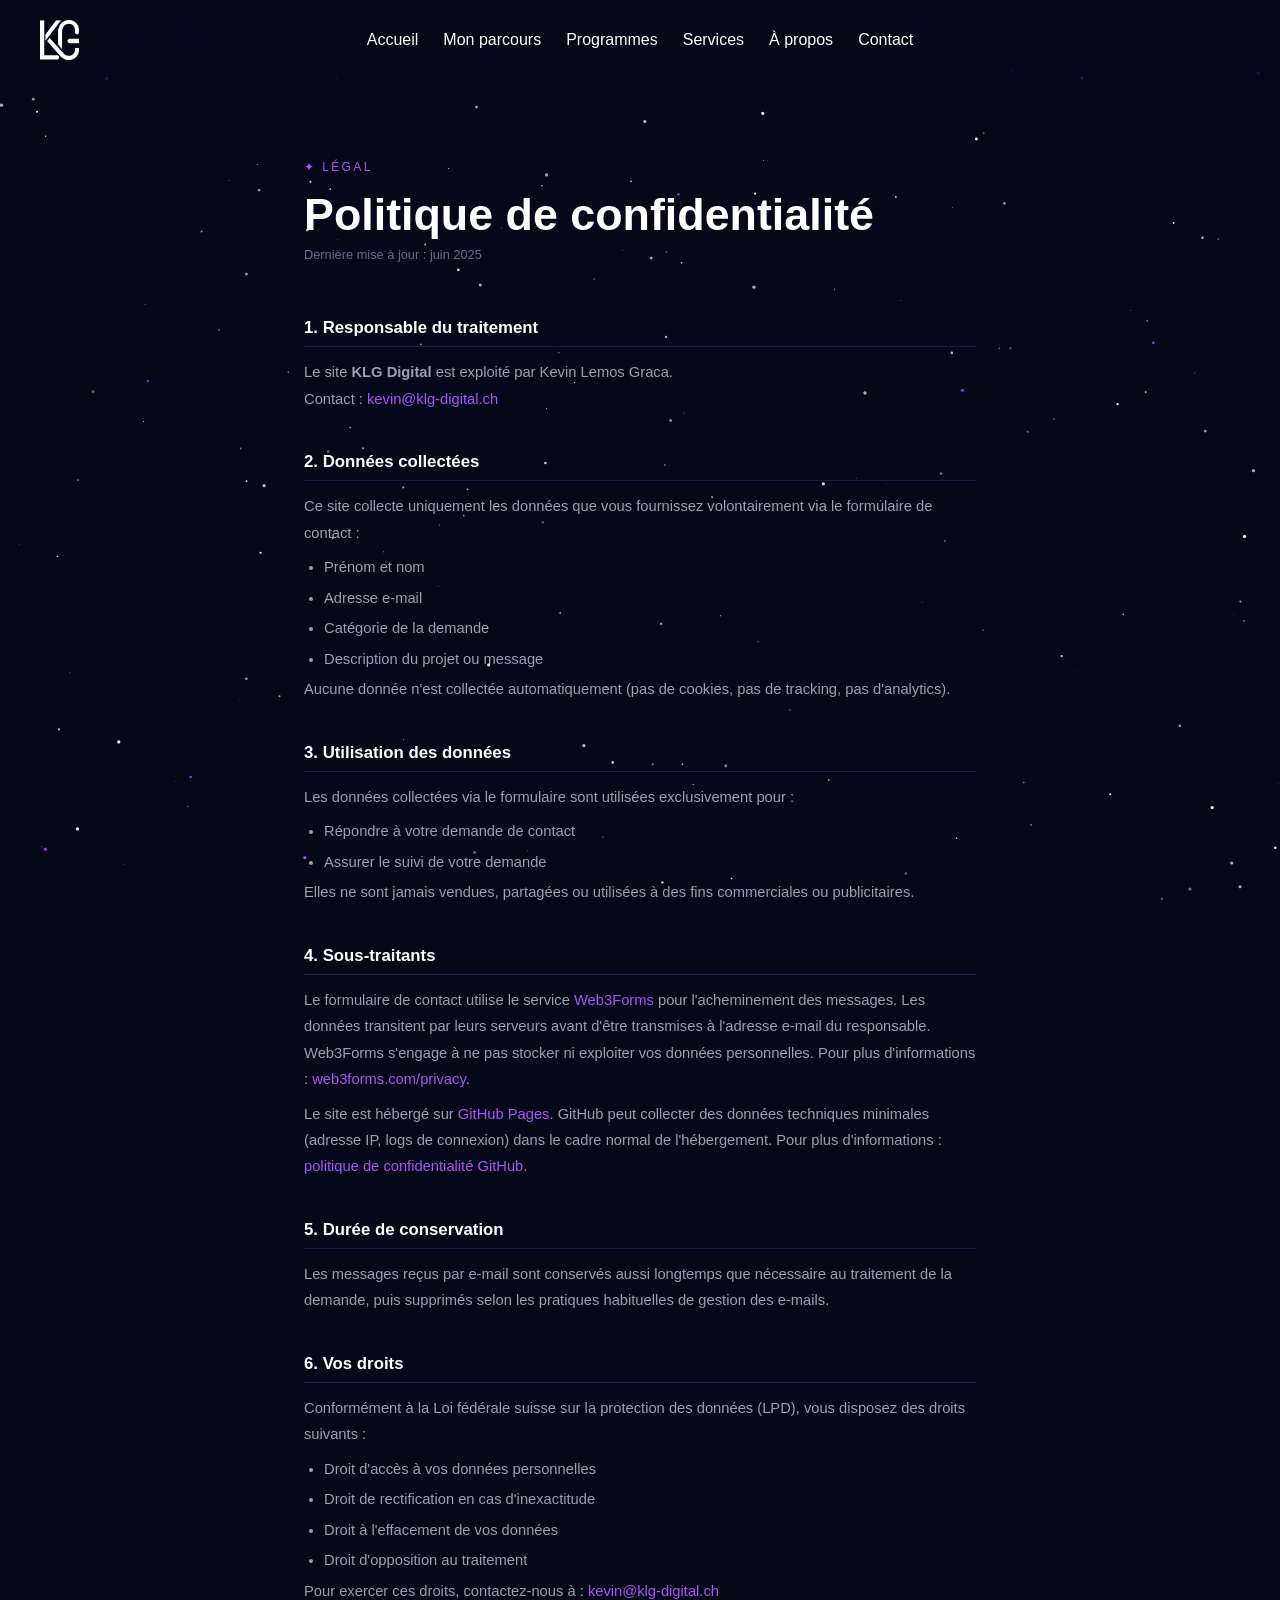
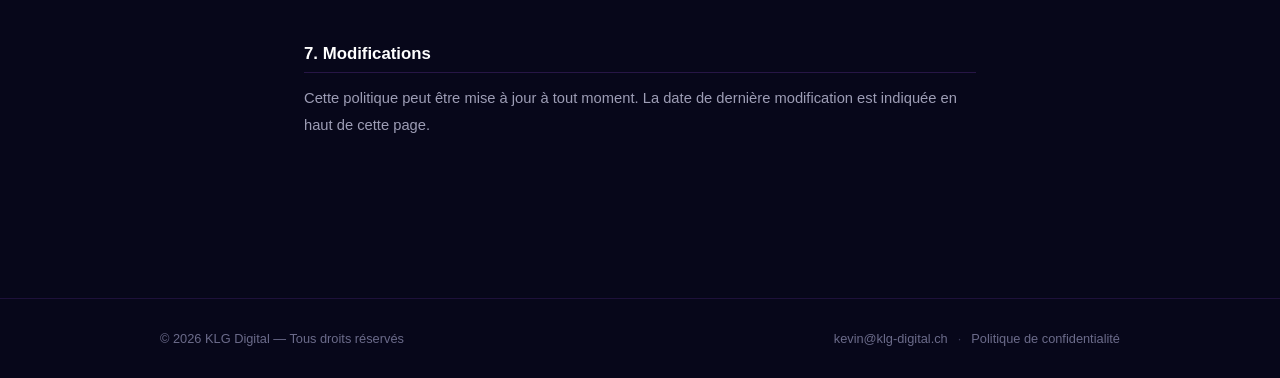
<file: pages/privacy.html>
<!DOCTYPE html>
<html lang="fr">
<head>
  <meta charset="UTF-8">
  <meta name="viewport" content="width=device-width, initial-scale=1.0">
  <title>Politique de confidentialité — KLG Digital</title>
  <meta name="description" content="Politique de confidentialité du site KLG Digital, conforme à la Loi fédérale suisse sur la protection des données (LPD).">
  <meta name="author" content="Kevin Lemos Graça">
  <link rel="icon" type="image/png" href="../images/KLG-Digital-blanc.png">
  <link rel="stylesheet" href="../style.css">
  <link rel="stylesheet" href="https://cdnjs.cloudflare.com/ajax/libs/font-awesome/6.5.0/css/all.min.css">

  <style>

    /* ================= CONTENU ================= */
    main {
      position: relative;
      z-index: 1;
      max-width: 720px;
      margin: 0 auto;
      padding: 80px 24px 120px;
    }

    .heading-tag {
      font-size: 0.75em;
      letter-spacing: 0.2em;
      text-transform: uppercase;
      color: #a855f7;
      margin-bottom: 16px;
    }

    h1 {
      font-size: clamp(1.8em, 4vw, 2.8em);
      font-weight: 800;
      line-height: 1.1;
      margin-bottom: 8px;
      color: white;
    }

    .last-updated {
      font-size: 0.8em;
      color: #6b6b8a;
      margin-bottom: 56px;
    }

    /* ================= SECTIONS ================= */
    .privacy-section {
      margin-bottom: 40px;
    }

    .privacy-section h2 {
      font-size: 1.05em;
      font-weight: 700;
      color: white;
      margin-bottom: 12px;
      padding-bottom: 8px;
      border-bottom: 1px solid rgba(168,85,247,0.2);
    }

    .privacy-section p,
    .privacy-section li {
      font-size: 0.92em;
      color: #9d9db5;
      line-height: 1.8;
      margin-bottom: 8px;
    }

    .privacy-section ul {
      padding-left: 20px;
    }

    .privacy-section li {
      list-style: disc;
      margin-bottom: 4px;
    }

    a.inline-link {
      color: #a855f7;
      text-decoration: none;
    }
    a.inline-link:hover { text-decoration: underline; }

    /* ================= MOBILE ================= */
    @media (max-width: 600px) {
      main { padding: 48px 16px 80px; }
    }

  </style>
</head>
<body>

  <!-- ===================== NAVBAR JS ================= -->
  <script src="../js/navbar.js"></script>
  <!-- ================================================= -->


  <!-- ===================== STARS JS ================= -->
  <script src="../js/stars.js"></script>
  <!-- ================================================= -->


  <!-- ==================== CONTENU ==================== -->
  <main>
    <p class="heading-tag">✦ Légal</p>
    <h1>Politique de confidentialité</h1>
    <p class="last-updated">Dernière mise à jour : juin 2025</p>

    <!-- 1. Responsable -->
    <div class="privacy-section">
      <h2>1. Responsable du traitement</h2>
      <p>
        Le site <strong>KLG Digital</strong> est exploité par Kevin Lemos Graca.<br>
        Contact : <a href="mailto:kevin@klg-digital.ch" class="inline-link">kevin@klg-digital.ch</a>
      </p>
    </div>

    <!-- 2. Données collectées -->
    <div class="privacy-section">
      <h2>2. Données collectées</h2>
      <p>Ce site collecte uniquement les données que vous fournissez volontairement via le formulaire de contact :</p>
      <ul>
        <li>Prénom et nom</li>
        <li>Adresse e-mail</li>
        <li>Catégorie de la demande</li>
        <li>Description du projet ou message</li>
      </ul>
      <p>Aucune donnée n'est collectée automatiquement (pas de cookies, pas de tracking, pas d'analytics).</p>
    </div>

    <!-- 3. Finalité -->
    <div class="privacy-section">
      <h2>3. Utilisation des données</h2>
      <p>Les données collectées via le formulaire sont utilisées exclusivement pour :</p>
      <ul>
        <li>Répondre à votre demande de contact</li>
        <li>Assurer le suivi de votre demande</li>
      </ul>
      <p>Elles ne sont jamais vendues, partagées ou utilisées à des fins commerciales ou publicitaires.</p>
    </div>

    <!-- 4. Sous-traitants -->
    <div class="privacy-section">
      <h2>4. Sous-traitants</h2>
      <p>
        Le formulaire de contact utilise le service <a href="https://web3forms.com" target="_blank" class="inline-link">Web3Forms</a> pour l'acheminement des messages.
        Les données transitent par leurs serveurs avant d'être transmises à l'adresse e-mail du responsable.
        Web3Forms s'engage à ne pas stocker ni exploiter vos données personnelles.
        Pour plus d'informations : <a href="https://web3forms.com/privacy" target="_blank" class="inline-link">web3forms.com/privacy</a>.
      </p>
      <p>
        Le site est hébergé sur <a href="https://pages.github.com" target="_blank" class="inline-link">GitHub Pages</a>.
        GitHub peut collecter des données techniques minimales (adresse IP, logs de connexion) dans le cadre normal de l'hébergement.
        Pour plus d'informations : <a href="https://docs.github.com/en/site-policy/privacy-policies/github-general-privacy-statement" target="_blank" class="inline-link">politique de confidentialité GitHub</a>.
      </p>
    </div>

    <!-- 5. Durée de conservation -->
    <div class="privacy-section">
      <h2>5. Durée de conservation</h2>
      <p>
        Les messages reçus par e-mail sont conservés aussi longtemps que nécessaire au traitement de la demande, puis supprimés selon les pratiques habituelles de gestion des e-mails.
      </p>
    </div>

    <!-- 6. Droits -->
    <div class="privacy-section">
      <h2>6. Vos droits</h2>
      <p>Conformément à la Loi fédérale suisse sur la protection des données (LPD), vous disposez des droits suivants :</p>
      <ul>
        <li>Droit d'accès à vos données personnelles</li>
        <li>Droit de rectification en cas d'inexactitude</li>
        <li>Droit à l'effacement de vos données</li>
        <li>Droit d'opposition au traitement</li>
      </ul>
      <p>
        Pour exercer ces droits, contactez-nous à :
        <a href="mailto:kevin@klg-digital.ch" class="inline-link">kevin@klg-digital.ch</a>
      </p>
    </div>

    <!-- 7. Modifications -->
    <div class="privacy-section">
      <h2>7. Modifications</h2>
      <p>
        Cette politique peut être mise à jour à tout moment. La date de dernière modification est indiquée en haut de cette page.
      </p>
    </div>

  </main>
  <!-- ================================================= -->


  <!-- ===================== FOOTER JS ================= -->
  <script src="../js/footer.js"></script>
  <!-- ================================================= -->


  <!-- ===================== SCRIPTS =================== -->
<!-- ================================================= -->

</body>
</html>
</file>
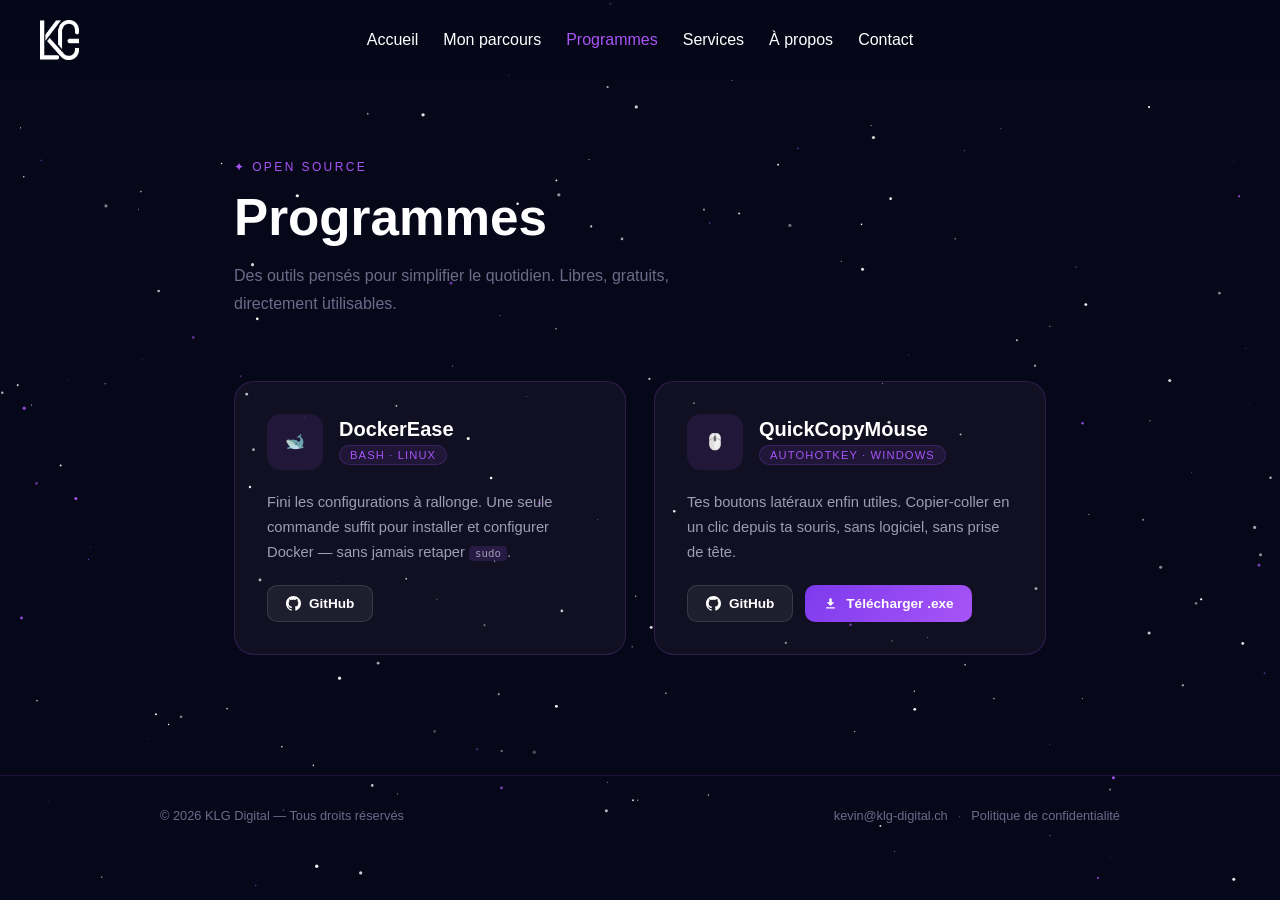
<file: pages/programmes.html>
<!DOCTYPE html>
<html lang="fr">
<head>
  <meta charset="UTF-8">
  <meta name="viewport" content="width=device-width, initial-scale=1.0">
  <title>Programmes open source — KLG Digital</title>
  <meta name="description" content="Outils et programmes open source développés par Kevin Lemos Graça — DockerEase, QuickCopyMouse et plus.">
  <meta name="author" content="Kevin Lemos Graça">
  <link rel="icon" type="image/png" href="../images/KLG-Digital-blanc.png">
  <link rel="stylesheet" href="../style.css">
  <link rel="stylesheet" href="https://cdnjs.cloudflare.com/ajax/libs/font-awesome/6.5.0/css/all.min.css">

  <style>
    /* ================= CONTENU PRINCIPAL ================= */
    main {
      position: relative;
      z-index: 1;
      max-width: 860px;
      margin: 0 auto;
      padding: 80px 24px 120px;
    }

    .heading-tag {
      font-size: 0.75em;
      letter-spacing: 0.2em;
      text-transform: uppercase;
      color: #a855f7;
      margin-bottom: 16px;
    }

    h1 {
      font-size: clamp(2em, 5vw, 3.2em);
      font-weight: 800;
      line-height: 1.1;
      margin-bottom: 16px;
      color: white;
    }

    .subtitle {
      color: #6b6b8a;
      font-size: 1em;
      line-height: 1.7;
      margin-bottom: 64px;
      max-width: 520px;
    }

    /* ================= GRILLE CARTES ================= */
    .cards-grid {
      display: grid;
      grid-template-columns: repeat(auto-fit, minmax(340px, 1fr));
      gap: 28px;
    }

    /* ================= CARTE ================= */
    .card {
      background: rgba(255,255,255,0.04);
      border: 1px solid rgba(168,85,247,0.2);
      border-radius: 20px;
      padding: 32px;
      position: relative;
      overflow: hidden;
      transition: border-color 0.3s, transform 0.3s, box-shadow 0.3s;
      display: flex;
      flex-direction: column;
      gap: 20px;
    }

    /* Ligne lumineuse en haut */
    .card::before {
      content: '';
      position: absolute;
      top: 0; left: 0; right: 0;
      height: 1px;
      background: linear-gradient(90deg, transparent, rgba(168,85,247,0.5), transparent);
      opacity: 0;
      transition: opacity 0.3s;
    }

    .card:hover {
      border-color: rgba(168,85,247,0.5);
      transform: translateY(-4px);
      box-shadow: 0 16px 40px rgba(168,85,247,0.12);
    }

    .card:hover::before { opacity: 1; }

    /* Header de la carte */
    .card-header {
      display: flex;
      align-items: center;
      gap: 16px;
    }

    .card-icon {
      width: 56px;
      height: 56px;
      border-radius: 14px;
      overflow: hidden;
      background: rgba(168,85,247,0.1);
      flex-shrink: 0;
      display: flex;
      align-items: center;
      justify-content: center;
    }

    .card-icon img {
      width: 100%;
      height: 100%;
      object-fit: cover;
    }

    .card-title {
      font-size: 1.25em;
      font-weight: 700;
      color: white;
      margin-bottom: 4px;
    }

    /* Badge langage */
    .card-lang {
      display: inline-block;
      font-size: 0.7em;
      letter-spacing: 0.1em;
      text-transform: uppercase;
      color: #a855f7;
      background: rgba(168,85,247,0.1);
      border: 1px solid rgba(168,85,247,0.2);
      border-radius: 20px;
      padding: 3px 10px;
    }

    .card-desc {
      color: #9d9db5;
      font-size: 0.92em;
      line-height: 1.7;
      flex: 1;
    }

    /* ================= BOUTONS ================= */
    .card-actions {
      display: flex;
      gap: 12px;
      flex-wrap: wrap;
    }

    .btn {
      display: inline-flex;
      align-items: center;
      gap: 8px;
      padding: 10px 18px;
      border-radius: 10px;
      font-size: 0.85em;
      font-weight: 600;
      text-decoration: none;
      transition: transform 0.2s, box-shadow 0.2s, background 0.2s;
    }

    .btn:hover { transform: translateY(-2px); }

    /* Bouton GitHub */
    .btn-github {
      background: rgba(255,255,255,0.06);
      border: 1px solid rgba(255,255,255,0.12);
      color: white;
    }
    .btn-github:hover {
      background: rgba(255,255,255,0.1);
      box-shadow: 0 4px 16px rgba(0,0,0,0.3);
    }

    /* Bouton téléchargement */
    .btn-download {
      background: linear-gradient(135deg, #7c3aed, #a855f7);
      border: none;
      color: white;
    }
    .btn-download:hover {
      box-shadow: 0 4px 20px rgba(168,85,247,0.4);
    }

    /* Icônes SVG inline */
    .btn svg {
      width: 15px;
      height: 15px;
      fill: currentColor;
    }

    /* ================= MOBILE ================= */
    @media (max-width: 600px) {
      main { padding: 48px 16px 80px; }
      .cards-grid { grid-template-columns: 1fr; }
    }
  </style>
</head>
<body>

  <!-- ===================== NAVBAR JS ================= -->
  <script src="../js/navbar.js"></script>
  <!-- ================================================= -->


  <!-- ===================== STARS JS ================= -->
  <script src="../js/stars.js"></script>
  <!-- ================================================= -->


  <!-- ==================== CONTENU ==================== -->
  <main>
    <p class="heading-tag">✦ Open source</p>
    <h1>Programmes</h1>
    <p class="subtitle">Des outils pensés pour simplifier le quotidien. Libres, gratuits, directement utilisables.</p>

    <!-- GRILLE DE CARTES -->
    <div class="cards-grid">

      <!-- CARTE : DockerEase -->
      <div class="card">
        <div class="card-header">
          <div class="card-icon">
            <img src="https://raw.githubusercontent.com/StarKev/DockerEase/main/sources/DockerEase.png"
                 alt="DockerEase"
                 onerror="this.style.display='none'; this.parentNode.innerHTML='🐋';">
          </div>
          <div>
            <div class="card-title">DockerEase</div>
            <span class="card-lang">Bash · Linux</span>
          </div>
        </div>
        <p class="card-desc">
          Fini les configurations à rallonge. Une seule commande suffit pour installer et configurer Docker — sans jamais retaper <code style="background:rgba(168,85,247,0.15);padding:1px 6px;border-radius:4px;font-size:0.9em;">sudo</code>.
        </p>
        <div class="card-actions">
          <a href="https://github.com/StarKev/DockerEase" target="_blank" class="btn btn-github">
            <svg viewBox="0 0 24 24"><path d="M12 0C5.37 0 0 5.37 0 12c0 5.3 3.44 9.8 8.2 11.38.6.1.82-.26.82-.58v-2.03c-3.34.72-4.04-1.61-4.04-1.61-.54-1.37-1.33-1.74-1.33-1.74-1.08-.74.08-.73.08-.73 1.2.09 1.83 1.23 1.83 1.23 1.06 1.82 2.79 1.29 3.47.99.1-.77.41-1.29.75-1.59-2.67-.3-5.47-1.33-5.47-5.93 0-1.31.47-2.38 1.24-3.22-.12-.3-.54-1.52.12-3.17 0 0 1.01-.32 3.3 1.23a11.5 11.5 0 0 1 3-.4c1.02.005 2.04.14 3 .4 2.28-1.55 3.29-1.23 3.29-1.23.66 1.65.24 2.87.12 3.17.77.84 1.24 1.91 1.24 3.22 0 4.61-2.81 5.63-5.48 5.92.43.37.81 1.1.81 2.22v3.29c0 .32.22.69.83.57C20.57 21.8 24 17.3 24 12c0-6.63-5.37-12-12-12z"/></svg>
            GitHub
          </a>
        </div>
      </div>

      <!-- CARTE : QuickCopyMouse -->
      <div class="card">
        <div class="card-header">
          <div class="card-icon">
            <img src="https://raw.githubusercontent.com/StarKev/QuickCopyMouse/master/sources/QuickCopyMouse.png"
                 alt="QuickCopyMouse"
                 onerror="this.style.display='none'; this.parentNode.innerHTML='🖱️';">
          </div>
          <div>
            <div class="card-title">QuickCopyMouse</div>
            <span class="card-lang">AutoHotkey · Windows</span>
          </div>
        </div>
        <p class="card-desc">
          Tes boutons latéraux enfin utiles. Copier-coller en un clic depuis ta souris, sans logiciel, sans prise de tête.
        </p>
        <div class="card-actions">
          <a href="https://github.com/StarKev/QuickCopyMouse" target="_blank" class="btn btn-github">
            <svg viewBox="0 0 24 24"><path d="M12 0C5.37 0 0 5.37 0 12c0 5.3 3.44 9.8 8.2 11.38.6.1.82-.26.82-.58v-2.03c-3.34.72-4.04-1.61-4.04-1.61-.54-1.37-1.33-1.74-1.33-1.74-1.08-.74.08-.73.08-.73 1.2.09 1.83 1.23 1.83 1.23 1.06 1.82 2.79 1.29 3.47.99.1-.77.41-1.29.75-1.59-2.67-.3-5.47-1.33-5.47-5.93 0-1.31.47-2.38 1.24-3.22-.12-.3-.54-1.52.12-3.17 0 0 1.01-.32 3.3 1.23a11.5 11.5 0 0 1 3-.4c1.02.005 2.04.14 3 .4 2.28-1.55 3.29-1.23 3.29-1.23.66 1.65.24 2.87.12 3.17.77.84 1.24 1.91 1.24 3.22 0 4.61-2.81 5.63-5.48 5.92.43.37.81 1.1.81 2.22v3.29c0 .32.22.69.83.57C20.57 21.8 24 17.3 24 12c0-6.63-5.37-12-12-12z"/></svg>
            GitHub
          </a>
          <a href="https://github.com/StarKev/QuickCopyMouse/releases/download/1.0.0/QuickCopyMouse.exe" class="btn btn-download">
            <svg viewBox="0 0 24 24"><path d="M12 16l-6-6h4V4h4v6h4l-6 6zm-7 2h14v2H5v-2z"/></svg>
            Télécharger .exe
          </a>
        </div>
      </div>

    </div>
  </main>
  <!-- ================================================= -->


  <!-- ===================== FOOTER JS ================= -->
  <script src="../js/footer.js"></script>
  <!-- ================================================= -->

</body>
</html>
</file>
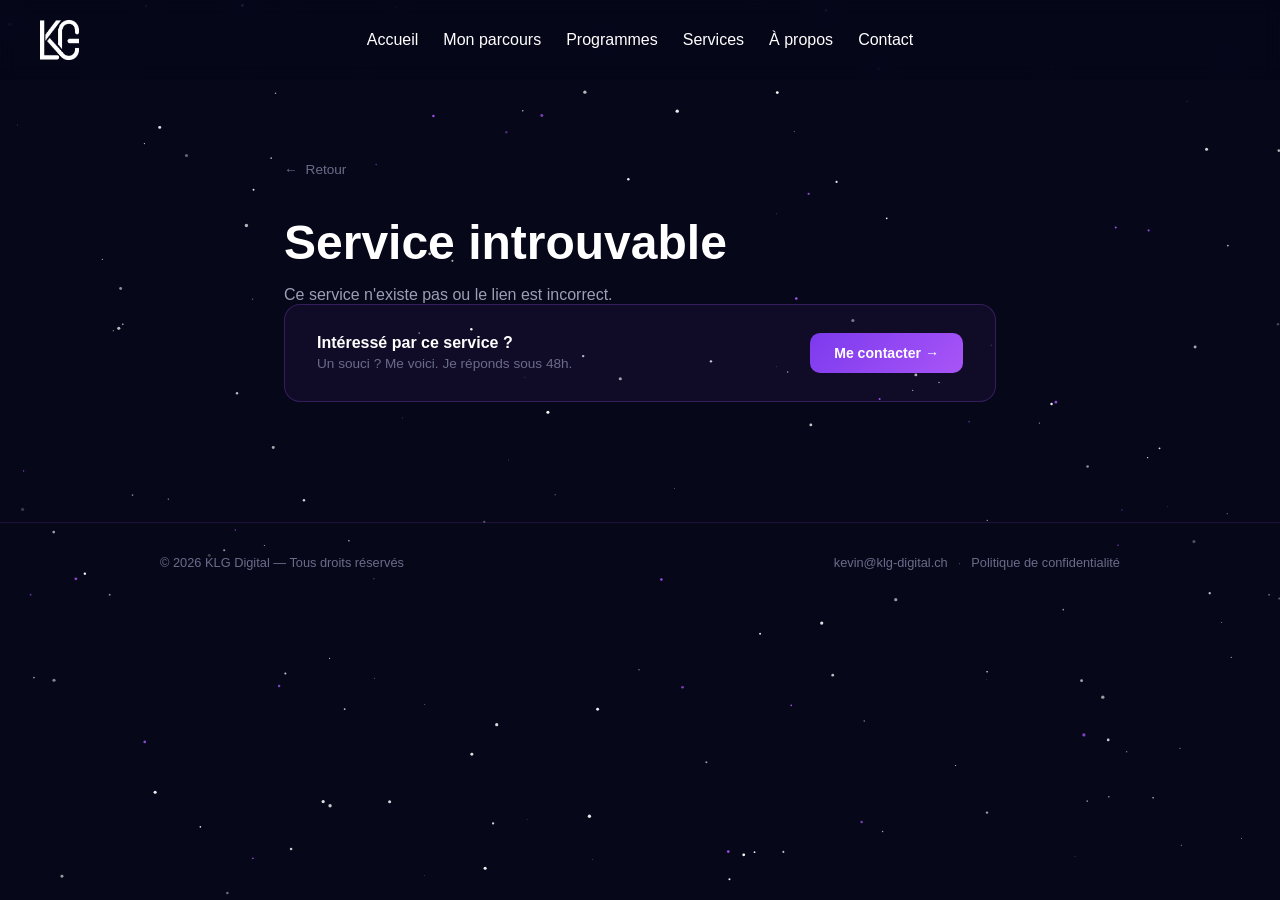
<file: pages/service-detail.html>
<!DOCTYPE html>
<html lang="fr">
<head>
  <meta charset="UTF-8">
  <meta name="viewport" content="width=device-width, initial-scale=1.0">
  <title>Service — KLG Digital</title>
  <meta name="description" content="Détail d'un service proposé par KLG Digital — IT, vidéo, photo et création média dans le Chablais vaudois.">
  <meta name="author" content="Kevin Lemos Graça">
  <link rel="icon" type="image/png" href="../images/KLG-Digital-blanc.png">
  <link rel="stylesheet" href="../style.css">
  <link rel="stylesheet" href="https://cdnjs.cloudflare.com/ajax/libs/font-awesome/6.5.0/css/all.min.css">


  <style>

    /* ================= CANVAS ÉTOILES ================= */
    #starCanvas {
      position: fixed;
      inset: 0;
      z-index: 0;
      pointer-events: none;
    }

    /* ================= CONTENU ================= */
    main {
      position: relative;
      z-index: 1;
      max-width: 760px;
      margin: 0 auto;
      padding: 80px 24px 120px;
    }

    /* Lien retour */
    .back-link {
      display: inline-flex;
      align-items: center;
      gap: 8px;
      color: #6b6b8a;
      text-decoration: none;
      font-size: 0.85em;
      margin-bottom: 40px;
      transition: color 0.2s;
    }
    .back-link:hover { color: #a855f7; }
    .back-link::before { content: '←'; }

    .heading-tag {
      font-size: 0.75em;
      letter-spacing: 0.2em;
      text-transform: uppercase;
      color: #a855f7;
      margin-bottom: 16px;
    }

    h1 {
      font-size: clamp(2em, 5vw, 3em);
      font-weight: 800;
      line-height: 1.1;
      margin-bottom: 12px;
      color: white;
    }

    /* Badge tarif */
    .price-badge {
      display: inline-block;
      font-size: 0.88em;
      font-weight: 700;
      padding: 6px 16px;
      border-radius: 20px;
      margin-bottom: 40px;
    }

    .price-fixed {
      color: #86efac;
      background: rgba(134,239,172,0.08);
      border: 1px solid rgba(134,239,172,0.2);
    }

    .price-demand {
      color: #c4b5fd;
      background: rgba(168,85,247,0.1);
      border: 1px solid rgba(168,85,247,0.2);
    }

    /* Carte description */
    .detail-card {
      background: rgba(255,255,255,0.03);
      border: 1px solid rgba(168,85,247,0.15);
      border-radius: 20px;
      padding: 32px;
      margin-bottom: 32px;
      position: relative;
      overflow: hidden;
    }

    .detail-card::before {
      content: '';
      position: absolute;
      top: 0; left: 0; right: 0;
      height: 1px;
      background: linear-gradient(90deg, transparent, rgba(168,85,247,0.5), transparent);
    }

    .detail-card h2 {
      font-size: 0.85em;
      font-weight: 700;
      color: white;
      letter-spacing: 0.05em;
      margin-bottom: 16px;
      text-transform: uppercase;
    }

    .detail-card p {
      font-size: 0.92em;
      color: #9d9db5;
      line-height: 1.8;
      margin-bottom: 12px;
    }

    .detail-card ul {
      padding-left: 0;
      list-style: none;
      display: flex;
      flex-direction: column;
      gap: 8px;
    }

    .detail-card li {
      font-size: 0.88em;
      color: #9d9db5;
      line-height: 1.6;
      display: flex;
      gap: 10px;
    }

    .detail-card li::before {
      content: '✦';
      color: #a855f7;
      flex-shrink: 0;
      font-size: 0.8em;
      margin-top: 2px;
    }

    /* CTA */
    .cta-contact {
      display: flex;
      align-items: center;
      justify-content: space-between;
      gap: 24px;
      background: rgba(168,85,247,0.06);
      border: 1px solid rgba(168,85,247,0.25);
      border-radius: 16px;
      padding: 28px 32px;
      flex-wrap: wrap;
    }

    .cta-text { font-size: 1em; font-weight: 700; color: white; margin-bottom: 4px; }
    .cta-sub  { font-size: 0.85em; color: #6b6b8a; }

    .btn-cta {
      display: inline-flex;
      align-items: center;
      gap: 8px;
      padding: 12px 24px;
      background: linear-gradient(135deg, #7c3aed, #a855f7);
      border-radius: 10px;
      color: white;
      font-size: 0.88em;
      font-weight: 700;
      text-decoration: none;
      transition: transform 0.2s, box-shadow 0.2s;
      white-space: nowrap;
      flex-shrink: 0;
    }

    .btn-cta:hover {
      transform: translateY(-2px);
      box-shadow: 0 8px 24px rgba(168,85,247,0.4);
    }

    @media (max-width: 600px) {
      main { padding: 48px 16px 80px; }
      .detail-card { padding: 20px; }
      .cta-contact { flex-direction: column; align-items: flex-start; }
    }

  </style>
</head>
<body>

  <!-- ===================== NAVBAR JS ================= -->
  <script src="../js/navbar.js"></script>
  <!-- ================================================= -->

  <!-- ===================== STARS JS ================== -->
  <script src="../js/stars.js"></script>
  <!-- ================================================= -->


  <!-- ==================== CONTENU ==================== -->
  <main id="detail-main">
    <a href="javascript:history.back()" class="back-link">Retour</a>
    <div id="detail-content"><!-- Chargé dynamiquement --></div>
    <div class="cta-contact">
      <div>
        <div class="cta-text">Intéressé par ce service ?</div>
        <div class="cta-sub">Un souci ? Me voici. Je réponds sous 48h.</div>
      </div>
      <a href="contact.html" class="btn-cta">Me contacter →</a>
    </div>
  </main>
  <!-- ================================================= -->


  <!-- ===================== FOOTER JS ================= -->
  <script src="../js/footer.js"></script>
  <!-- ================================================= -->


  <!-- ===================== SCRIPT ==================== -->
  <script>

    // ── Données des services ─────────────────────────────────
    const services = {
      'support': {
        tag: '<i class="fa-solid fa-screwdriver-wrench"></i> IT & Infrastructure',
        title: 'Support informatique',
        price: '55.- CHF / heure',
        priceClass: 'price-fixed',
        description: 'Un problème logiciel ou matériel ? J\'interviens rapidement pour diagnostiquer et résoudre vos pannes, à distance ou sur site.',
        includes: [
          'Diagnostic complet du problème',
          'Résolution logicielle (virus, lenteurs, erreurs système)',
          'Résolution matérielle (périphériques, connexions, pannes)',
          'Support à distance disponible',
          'Rapport d\'intervention sur demande',
        ],
        note: 'Facturation à la demi-heure. Déplacement selon distance.'
      },
      'maintenance': {
        tag: '<i class="fa-solid fa-wrench"></i> IT & Infrastructure',
        title: 'Maintenance PC',
        price: '55.- CHF / heure',
        priceClass: 'price-fixed',
        description: 'Un entretien régulier de votre PC garantit des performances optimales et une durée de vie prolongée.',
        includes: [
          'Nettoyage des fichiers temporaires et du registre',
          'Mise à jour du système d\'exploitation et des drivers',
          'Vérification de l\'état des disques (SMART)',
          'Optimisation du démarrage',
          'Vérification thermique et nettoyage physique si nécessaire',
        ],
        note: 'Facturation à la demi-heure.'
      },
      'montage-pc': {
        tag: '<i class="fa-solid fa-desktop"></i> IT & Infrastructure',
        title: 'Montage PC sur mesure',
        price: 'Sur demande',
        priceClass: 'price-demand',
        description: 'Je sélectionne les composants adaptés à votre usage et votre budget, puis j\'assemble et configure entièrement votre machine.',
        includes: [
          'Analyse de vos besoins et de votre budget',
          'Sélection des composants compatibles et optimisés',
          'Assemblage complet du PC',
          'Installation du système d\'exploitation',
          'Tests de stabilité et de performance',
          'Livraison et mise en service sur place',
        ],
        note: 'Le prix dépend des composants choisis. Devis gratuit sur demande.'
      },
      'upgrade': {
        tag: '<i class="fa-solid fa-bolt"></i> IT & Infrastructure',
        title: 'Upgrade matériel',
        price: '55.- CHF / heure + matériel',
        priceClass: 'price-fixed',
        description: 'Donnez une seconde vie à votre PC en remplaçant ou ajoutant des composants clés pour booster les performances.',
        includes: [
          'Ajout ou remplacement de RAM',
          'Remplacement du disque dur par un SSD',
          'Installation d\'une carte graphique',
          'Remplacement du processeur',
          'Vérification de compatibilité avant intervention',
          'Tests post-installation',
        ],
        note: 'Le matériel est facturé séparément au prix d\'achat. Conseil d\'achat gratuit.'
      },
      'parc': {
        tag: '<i class="fa-solid fa-building"></i> IT & Infrastructure',
        title: 'Renouvellement parc informatique',
        price: 'Sur demande',
        priceClass: 'price-demand',
        description: 'Vous souhaitez moderniser votre parc informatique en entreprise ? Je prends en charge l\'audit, le conseil, la migration et le déploiement.',
        includes: [
          'Audit de l\'existant',
          'Recommandation de matériel adapté à votre activité',
          'Déploiement des nouveaux postes',
          'Migration des données et des profils utilisateurs',
          'Configuration réseau et domaine',
          'Formation des utilisateurs sur demande',
        ],
        note: 'Devis personnalisé selon le nombre de postes et la complexité.'
      },
      'conseils': {
        tag: '<i class="fa-solid fa-lightbulb"></i> IT & Infrastructure',
        title: 'Conseils & accompagnement',
        price: '55.- CHF / heure',
        priceClass: 'price-fixed',
        description: 'Vous avez un projet ou une décision technique à prendre ? Je vous accompagne avec un regard professionnel et des conseils concrets.',
        includes: [
          'Audit de votre infrastructure existante',
          'Recommandations personnalisées et documentées',
          'Aide au choix de matériel ou de logiciels',
          'Accompagnement dans la mise en place de solutions',
          'Suivi disponible après intervention',
        ],
        note: 'Première consultation de 30 minutes offerte.'
      },
      'cours': {
        tag: '<i class="fa-solid fa-book-open"></i> IT & Infrastructure',
        title: 'Cours informatique',
        price: '50.- CHF / heure',
        priceClass: 'price-fixed',
        description: 'Vous voulez mieux maîtriser votre ordinateur ou apprendre à utiliser un logiciel ? Des cours adaptés à votre niveau et à votre rythme.',
        includes: [
          'Initiation à l\'utilisation de Windows / macOS',
          'Maîtrise des logiciels bureautiques (Word, Excel, etc.)',
          'Navigation internet sécurisée',
          'Gestion des fichiers et sauvegardes',
          'Introduction à la cybersécurité',
          'Cours personnalisés selon vos besoins',
        ],
        note: 'Cours à domicile ou à distance. Rythme adapté à votre niveau.'
      },
      'montage-photo': {
        tag: '<i class="fa-solid fa-camera"></i> Création & Média',
        title: 'Montage photo',
        price: 'Sur demande',
        priceClass: 'price-demand',
        description: 'Retouche, correction colorimétrique et traitement de vos images pour un rendu professionnel.',
        includes: [
          'Retouche et correction colorimétrique',
          'Suppression d\'éléments indésirables',
          'Traitement de lots d\'images',
          'Export dans les formats souhaités',
          'Livrables en haute résolution',
        ],
        note: 'Tarif selon volume et complexité. Devis gratuit sur demande.'
      },
      'montage-video': {
        tag: '<i class="fa-solid fa-film"></i> Création & Média',
        title: 'Montage vidéo',
        price: 'Sur demande',
        priceClass: 'price-demand',
        description: 'Montage, étalonnage et habillage de vos vidéos pour un résultat soigné, adapté à votre plateforme cible.',
        includes: [
          'Montage et cut du rush',
          'Étalonnage colorimétrique',
          'Ajout de textes, titres et transitions',
          'Habillage sonore et mixage',
          'Export selon la plateforme (YouTube, Instagram, etc.)',
        ],
        note: 'Tarif selon durée et complexité du projet. Devis gratuit sur demande.'
      },
      'logo': {
        tag: '<i class="fa-solid fa-pen-nib"></i> Création & Média',
        title: 'Création logo',
        price: 'Sur demande',
        priceClass: 'price-demand',
        description: 'Conception d\'une identité visuelle qui vous ressemble, adaptée à vos supports de communication.',
        includes: [
          'Brief et analyse de vos besoins',
          'Propositions de concepts',
          'Révisions jusqu\'à validation',
          'Livraison en formats vectoriels et PNG',
          'Charte graphique simplifiée sur demande',
        ],
        note: 'Devis personnalisé selon la complexité du projet.'
      },
      'media': {
        tag: '<i class="fa-solid fa-masks-theater"></i> Création & Média',
        title: 'Création média',
        price: 'Sur demande',
        priceClass: 'price-demand',
        description: 'Affiches, visuels réseaux sociaux, bannières et tout support graphique conçu selon vos besoins.',
        includes: [
          'Affiches et flyers',
          'Visuels pour réseaux sociaux',
          'Bannières web',
          'Supports de présentation',
          'Tout autre support graphique sur demande',
        ],
        note: 'Tarif selon le nombre de visuels et la complexité. Devis gratuit.'
      },
    };

    // ── Charger le bon service selon l'ID dans l'URL ─────────
    const params  = new URLSearchParams(window.location.search);
    const id      = params.get('id');
    const service = services[id];
    const content = document.getElementById('detail-content');

    if (service) {
      document.title = `${service.title} — KLG Digital`;
      content.innerHTML = `
        <p class="heading-tag">${service.tag}</p>
        <h1>${service.title}</h1>
        <span class="price-badge ${service.priceClass}">${service.price}</span>

        <div class="detail-card">
          <h2>Description</h2>
          <p>${service.description}</p>
        </div>

        <div class="detail-card">
          <h2>Ce qui est inclus</h2>
          <ul>
            ${service.includes.map(item => `<li>${item}</li>`).join('')}
          </ul>
        </div>

        ${service.note ? `
        <div class="detail-card">
          <h2>À noter</h2>
          <p>${service.note}</p>
        </div>` : ''}
      `;
    } else {
      content.innerHTML = `
        <h1>Service introuvable</h1>
        <p style="color:#9d9db5;margin-top:16px;">Ce service n'existe pas ou le lien est incorrect.</p>
      `;
    }

  </script>
  <!-- ================================================= -->

</body>
</html>
</file>
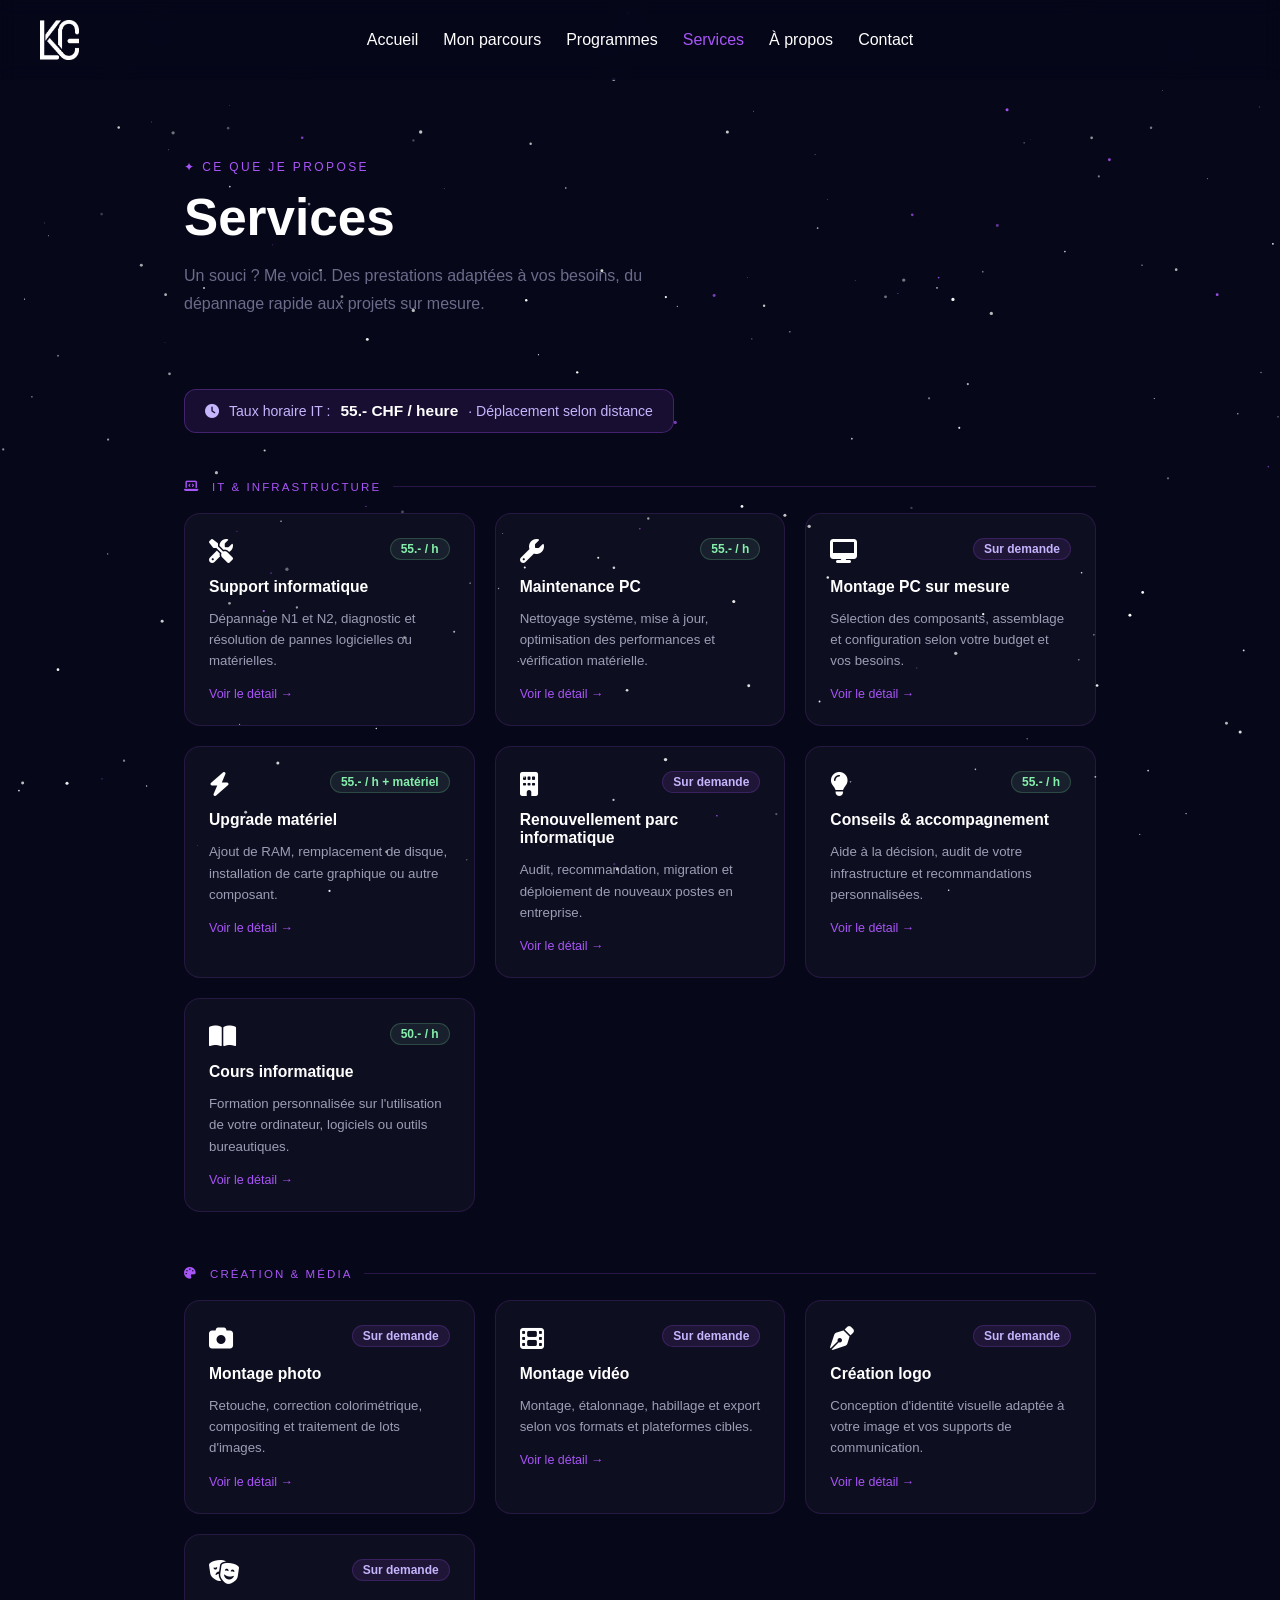
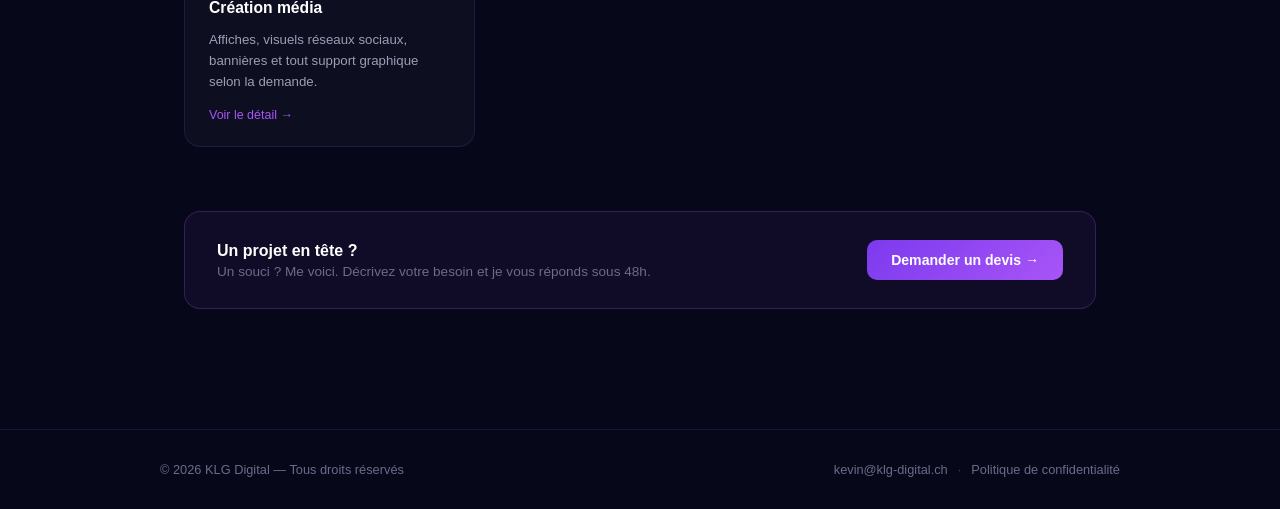
<file: pages/services.html>
<!DOCTYPE html>
<html lang="fr">
<head>
  <meta charset="UTF-8">
  <meta name="viewport" content="width=device-width, initial-scale=1.0">
  <title>Services — KLG Digital | IT, Vidéo, Photo, Chablais</title>
  <meta name="description" content="Services IT, montage vidéo, retouche photo et création média proposés par KLG Digital dans le Chablais vaudois. Devis gratuit.">
  <meta name="author" content="Kevin Lemos Graça">
  <link rel="icon" type="image/png" href="../images/KLG-Digital-blanc.png">
  <link rel="stylesheet" href="../style.css">
  <link rel="stylesheet" href="https://cdnjs.cloudflare.com/ajax/libs/font-awesome/6.5.0/css/all.min.css">

  <style>

    /* ================= CANVAS ÉTOILES ================= */
    #starCanvas {
      position: fixed;
      inset: 0;
      z-index: 0;
      pointer-events: none;
    }

    /* ================= CONTENU ================= */
    main {
      position: relative;
      z-index: 1;
      max-width: 960px;
      margin: 0 auto;
      padding: 80px 24px 120px;
    }

    .heading-tag {
      font-size: 0.75em;
      letter-spacing: 0.2em;
      text-transform: uppercase;
      color: #a855f7;
      margin-bottom: 16px;
    }

    h1 {
      font-size: clamp(2em, 5vw, 3.2em);
      font-weight: 800;
      line-height: 1.1;
      margin-bottom: 16px;
      color: white;
    }

    .subtitle {
      color: #6b6b8a;
      font-size: 1em;
      line-height: 1.7;
      margin-bottom: 72px;
      max-width: 520px;
    }

    /* ================= BADGE TAUX HORAIRE ================= */
    .rate-banner {
      display: inline-flex;
      align-items: center;
      gap: 10px;
      background: rgba(168,85,247,0.1);
      border: 1px solid rgba(168,85,247,0.3);
      border-radius: 12px;
      padding: 12px 20px;
      margin-bottom: 48px;
      font-size: 0.88em;
      color: #c4b5fd;
    }

    .rate-banner strong {
      color: white;
      font-size: 1.1em;
    }

    /* ================= CATÉGORIE ================= */
    .category {
      margin-bottom: 56px;
    }

    .category-title {
      font-size: 0.72em;
      letter-spacing: 0.18em;
      text-transform: uppercase;
      color: #a855f7;
      margin-bottom: 20px;
      display: flex;
      align-items: center;
      gap: 12px;
    }

    .category-title::after {
      content: '';
      flex: 1;
      height: 1px;
      background: rgba(168,85,247,0.2);
    }

    /* ================= GRILLE SERVICES ================= */
    .services-grid {
      display: grid;
      grid-template-columns: repeat(auto-fill, minmax(280px, 1fr));
      gap: 20px;
    }

    /* ================= CARTE SERVICE ================= */
    .service-card {
      background: rgba(255,255,255,0.03);
      border: 1px solid rgba(168,85,247,0.15);
      border-radius: 16px;
      padding: 24px;
      display: flex;
      flex-direction: column;
      gap: 12px;
      transition: border-color 0.3s, background 0.3s, transform 0.3s;
      position: relative;
      overflow: hidden;
      text-decoration: none;
      cursor: pointer;
      color: inherit;
    }

    .service-more {
      font-size: 0.78em;
      color: #a855f7;
      margin-top: 4px;
    }

    .service-card:hover {
      border-color: rgba(168,85,247,0.4);
      background: rgba(168,85,247,0.04);
      transform: translateY(-3px);
    }

    /* Ligne lumineuse au hover */
    .service-card::before {
      content: '';
      position: absolute;
      top: 0; left: 0; right: 0;
      height: 1px;
      background: linear-gradient(90deg, transparent, rgba(168,85,247,0.6), transparent);
      opacity: 0;
      transition: opacity 0.3s;
    }

    .service-card:hover::before { opacity: 1; }

    .service-header {
      display: flex;
      justify-content: space-between;
      align-items: flex-start;
      gap: 12px;
    }

    .service-icon { font-size: 1.5em; flex-shrink: 0; }

    /* Badge tarif */
    .service-price {
      font-size: 0.75em;
      font-weight: 700;
      white-space: nowrap;
      flex-shrink: 0;
    }

    .price-fixed {
      color: #86efac;
      background: rgba(134,239,172,0.08);
      border: 1px solid rgba(134,239,172,0.2);
      border-radius: 20px;
      padding: 3px 10px;
    }

    .price-demand {
      color: #c4b5fd;
      background: rgba(168,85,247,0.1);
      border: 1px solid rgba(168,85,247,0.2);
      border-radius: 20px;
      padding: 3px 10px;
    }

    .service-name {
      font-size: 0.98em;
      font-weight: 700;
      color: white;
    }

    .service-desc {
      font-size: 0.83em;
      color: #9d9db5;
      line-height: 1.6;
    }

    /* ================= CTA ================= */
    .cta-contact {
      display: flex;
      align-items: center;
      justify-content: space-between;
      gap: 24px;
      background: rgba(168,85,247,0.06);
      border: 1px solid rgba(168,85,247,0.25);
      border-radius: 16px;
      padding: 28px 32px;
      margin-top: 64px;
      flex-wrap: wrap;
    }

    .cta-text { font-size: 1em; font-weight: 700; color: white; margin-bottom: 4px; }
    .cta-sub  { font-size: 0.85em; color: #6b6b8a; }

    .btn-cta {
      display: inline-flex;
      align-items: center;
      gap: 8px;
      padding: 12px 24px;
      background: linear-gradient(135deg, #7c3aed, #a855f7);
      border-radius: 10px;
      color: white;
      font-size: 0.88em;
      font-weight: 700;
      text-decoration: none;
      transition: transform 0.2s, box-shadow 0.2s;
      white-space: nowrap;
      flex-shrink: 0;
    }

    .btn-cta:hover {
      transform: translateY(-2px);
      box-shadow: 0 8px 24px rgba(168,85,247,0.4);
    }

    /* ================= MOBILE ================= */
    @media (max-width: 600px) {
      main { padding: 48px 16px 80px; }
      .services-grid { grid-template-columns: 1fr; }
      .cta-contact { flex-direction: column; align-items: flex-start; }
    }

  </style>
</head>
<body>

  <!-- ===================== NAVBAR JS ================= -->
  <script src="../js/navbar.js"></script>
  <!-- ================================================= -->

  <!-- ===================== STARS JS ================== -->
  <script src="../js/stars.js"></script>
  <!-- ================================================= -->


  <!-- ==================== CONTENU ==================== -->
  <main>
    <p class="heading-tag">✦ Ce que je propose</p>
    <h1>Services</h1>
    <p class="subtitle">Un souci ? Me voici. Des prestations adaptées à vos besoins, du dépannage rapide aux projets sur mesure.</p>

    <!-- TAUX HORAIRE -->
    <div class="rate-banner">
      <i class="fa-solid fa-clock"></i> Taux horaire IT : <strong>55.- CHF / heure</strong> · Déplacement selon distance
    </div>

    <!-- ── CATÉGORIE IT & INFRASTRUCTURE ── -->
    <div class="category">
      <div class="category-title"><i class="fa-solid fa-laptop-code"></i> IT &amp; Infrastructure</div>
      <div class="services-grid">

        <a href="service-detail.html?id=support" class="service-card">
          <div class="service-header">
            <span class="service-icon"><i class="fa-solid fa-screwdriver-wrench"></i></span>
            <span class="service-price price-fixed">55.- / h</span>
          </div>
          <div class="service-name">Support informatique</div>
          <p class="service-desc">Dépannage N1 et N2, diagnostic et résolution de pannes logicielles ou matérielles.</p>
          <span class="service-more">Voir le détail →</span>
        </a>

        <a href="service-detail.html?id=maintenance" class="service-card">
          <div class="service-header">
            <span class="service-icon"><i class="fa-solid fa-wrench"></i></span>
            <span class="service-price price-fixed">55.- / h</span>
          </div>
          <div class="service-name">Maintenance PC</div>
          <p class="service-desc">Nettoyage système, mise à jour, optimisation des performances et vérification matérielle.</p>
          <span class="service-more">Voir le détail →</span>
        </a>

        <a href="service-detail.html?id=montage-pc" class="service-card">
          <div class="service-header">
            <span class="service-icon"><i class="fa-solid fa-desktop"></i></span>
            <span class="service-price price-demand">Sur demande</span>
          </div>
          <div class="service-name">Montage PC sur mesure</div>
          <p class="service-desc">Sélection des composants, assemblage et configuration selon votre budget et vos besoins.</p>
          <span class="service-more">Voir le détail →</span>
        </a>

        <a href="service-detail.html?id=upgrade" class="service-card">
          <div class="service-header">
            <span class="service-icon"><i class="fa-solid fa-bolt"></i></span>
            <span class="service-price price-fixed">55.- / h + matériel</span>
          </div>
          <div class="service-name">Upgrade matériel</div>
          <p class="service-desc">Ajout de RAM, remplacement de disque, installation de carte graphique ou autre composant.</p>
          <span class="service-more">Voir le détail →</span>
        </a>

        <a href="service-detail.html?id=parc" class="service-card">
          <div class="service-header">
            <span class="service-icon"><i class="fa-solid fa-building"></i></span>
            <span class="service-price price-demand">Sur demande</span>
          </div>
          <div class="service-name">Renouvellement parc informatique</div>
          <p class="service-desc">Audit, recommandation, migration et déploiement de nouveaux postes en entreprise.</p>
          <span class="service-more">Voir le détail →</span>
        </a>

        <a href="service-detail.html?id=conseils" class="service-card">
          <div class="service-header">
            <span class="service-icon"><i class="fa-solid fa-lightbulb"></i></span>
            <span class="service-price price-fixed">55.- / h</span>
          </div>
          <div class="service-name">Conseils &amp; accompagnement</div>
          <p class="service-desc">Aide à la décision, audit de votre infrastructure et recommandations personnalisées.</p>
          <span class="service-more">Voir le détail →</span>
        </a>

        <a href="service-detail.html?id=cours" class="service-card">
          <div class="service-header">
            <span class="service-icon"><i class="fa-solid fa-book-open"></i></span>
            <span class="service-price price-fixed">50.- / h</span>
          </div>
          <div class="service-name">Cours informatique</div>
          <p class="service-desc">Formation personnalisée sur l'utilisation de votre ordinateur, logiciels ou outils bureautiques.</p>
          <span class="service-more">Voir le détail →</span>
        </a>

      </div>
    </div>

    <!-- ── CATÉGORIE CRÉATION & MÉDIA ── -->
    <div class="category">
      <div class="category-title"><i class="fa-solid fa-palette"></i> Création &amp; Média</div>
      <div class="services-grid">

        <a href="service-detail.html?id=montage-photo" class="service-card">
          <div class="service-header">
            <span class="service-icon"><i class="fa-solid fa-camera"></i></span>
            <span class="service-price price-demand">Sur demande</span>
          </div>
          <div class="service-name">Montage photo</div>
          <p class="service-desc">Retouche, correction colorimétrique, compositing et traitement de lots d'images.</p>
          <span class="service-more">Voir le détail →</span>
        </a>

        <a href="service-detail.html?id=montage-video" class="service-card">
          <div class="service-header">
            <span class="service-icon"><i class="fa-solid fa-film"></i></span>
            <span class="service-price price-demand">Sur demande</span>
          </div>
          <div class="service-name">Montage vidéo</div>
          <p class="service-desc">Montage, étalonnage, habillage et export selon vos formats et plateformes cibles.</p>
          <span class="service-more">Voir le détail →</span>
        </a>

        <a href="service-detail.html?id=logo" class="service-card">
          <div class="service-header">
            <span class="service-icon"><i class="fa-solid fa-pen-nib"></i></span>
            <span class="service-price price-demand">Sur demande</span>
          </div>
          <div class="service-name">Création logo</div>
          <p class="service-desc">Conception d'identité visuelle adaptée à votre image et vos supports de communication.</p>
          <span class="service-more">Voir le détail →</span>
        </a>

        <a href="service-detail.html?id=media" class="service-card">
          <div class="service-header">
            <span class="service-icon"><i class="fa-solid fa-masks-theater"></i></span>
            <span class="service-price price-demand">Sur demande</span>
          </div>
          <div class="service-name">Création média</div>
          <p class="service-desc">Affiches, visuels réseaux sociaux, bannières et tout support graphique selon la demande.</p>
          <span class="service-more">Voir le détail →</span>
        </a>

      </div>
    </div>

    <!-- CTA -->
    <div class="cta-contact">
      <div>
        <div class="cta-text">Un projet en tête ?</div>
        <div class="cta-sub">Un souci ? Me voici. Décrivez votre besoin et je vous réponds sous 48h.</div>
      </div>
      <a href="../pages/contact.html" class="btn-cta">Demander un devis →</a>
    </div>

  </main>
  <!-- ================================================= -->


  <!-- ===================== FOOTER JS ================= -->
  <script src="../js/footer.js"></script>
  <!-- ================================================= -->

</body>
</html>
</file>
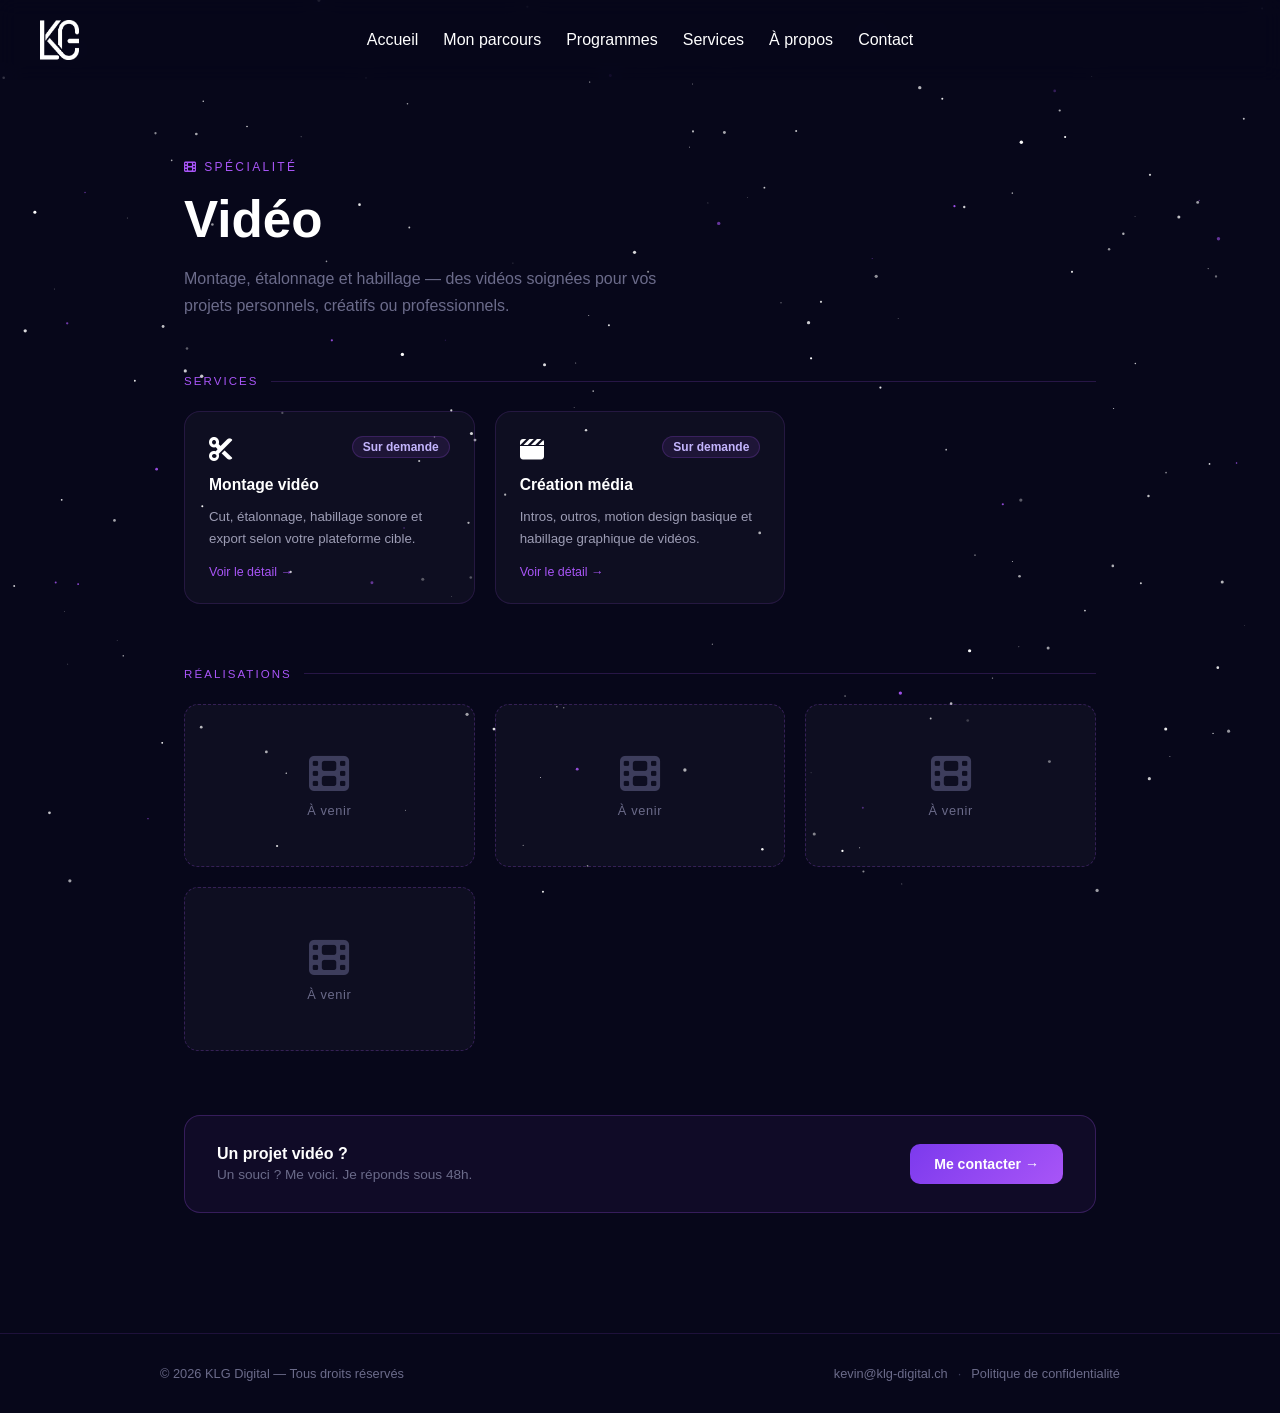
<file: pages/video.html>
<!DOCTYPE html>
<html lang="fr">
<head>
  <meta charset="UTF-8">
  <meta name="viewport" content="width=device-width, initial-scale=1.0">
  <title>Vidéo — KLG Digital | Montage & Production</title>
  <meta name="description" content="Services de montage vidéo et création média par KLG Digital dans le Chablais vaudois.">
  <meta name="author" content="Kevin Lemos Graça">
  <link rel="icon" type="image/png" href="../images/KLG-Digital-blanc.png">
  <link rel="stylesheet" href="../style.css">
  <link rel="stylesheet" href="https://cdnjs.cloudflare.com/ajax/libs/font-awesome/6.5.0/css/all.min.css">
  <style>
    #starCanvas { position: fixed; inset: 0; z-index: 0; pointer-events: none; }
    main { position: relative; z-index: 1; max-width: 960px; margin: 0 auto; padding: 80px 24px 120px; }
    .heading-tag { font-size: 0.75em; letter-spacing: 0.2em; text-transform: uppercase; color: #a855f7; margin-bottom: 16px; }
    h1 { font-size: clamp(2em,5vw,3.2em); font-weight: 800; color: white; margin-bottom: 16px; }
    .subtitle { color: #6b6b8a; font-size: 1em; line-height: 1.7; margin-bottom: 56px; max-width: 520px; }
    .section-title { font-size: 0.72em; letter-spacing: 0.18em; text-transform: uppercase; color: #a855f7; margin-bottom: 24px; display: flex; align-items: center; gap: 12px; }
    .section-title::after { content: ''; flex: 1; height: 1px; background: rgba(168,85,247,0.2); }
    .services-grid { display: grid; grid-template-columns: repeat(auto-fill, minmax(260px, 1fr)); gap: 20px; margin-bottom: 64px; }
    .service-card { background: rgba(255,255,255,0.03); border: 1px solid rgba(168,85,247,0.15); border-radius: 16px; padding: 24px; display: flex; flex-direction: column; gap: 12px; text-decoration: none; color: inherit; transition: border-color 0.3s, background 0.3s, transform 0.3s; position: relative; overflow: hidden; }
    .service-card::before { content: ''; position: absolute; top: 0; left: 0; right: 0; height: 1px; background: linear-gradient(90deg, transparent, rgba(168,85,247,0.6), transparent); opacity: 0; transition: opacity 0.3s; }
    .service-card:hover { border-color: rgba(168,85,247,0.4); background: rgba(168,85,247,0.04); transform: translateY(-3px); }
    .service-card:hover::before { opacity: 1; }
    .service-header { display: flex; justify-content: space-between; align-items: flex-start; }
    .service-icon { font-size: 1.5em; }
    .service-price { font-size: 0.75em; font-weight: 700; color: #c4b5fd; background: rgba(168,85,247,0.1); border: 1px solid rgba(168,85,247,0.2); border-radius: 20px; padding: 3px 10px; }
    .service-name { font-size: 0.98em; font-weight: 700; color: white; }
    .service-desc { font-size: 0.83em; color: #9d9db5; line-height: 1.6; flex: 1; }
    .service-more { font-size: 0.78em; color: #a855f7; margin-top: 4px; }

    /* ── VIDÉO PLACEHOLDER ── */
    .video-grid { display: grid; grid-template-columns: repeat(auto-fill, minmax(280px, 1fr)); gap: 20px; margin-bottom: 64px; }
    .video-item { aspect-ratio: 16/9; background: rgba(255,255,255,0.03); border: 1px dashed rgba(168,85,247,0.25); border-radius: 14px; display: flex; flex-direction: column; align-items: center; justify-content: center; gap: 10px; color: #3d3d5c; font-size: 2.5em; transition: border-color 0.3s; }
    .video-item:hover { border-color: rgba(168,85,247,0.4); }
    .video-label { font-size: 0.32em; color: #6b6b8a; letter-spacing: 0.05em; }

    .cta-contact { display: flex; align-items: center; justify-content: space-between; gap: 24px; background: rgba(168,85,247,0.06); border: 1px solid rgba(168,85,247,0.25); border-radius: 16px; padding: 28px 32px; flex-wrap: wrap; }
    .cta-text { font-size: 1em; font-weight: 700; color: white; margin-bottom: 4px; }
    .cta-sub { font-size: 0.85em; color: #6b6b8a; }
    .btn-cta { display: inline-flex; align-items: center; gap: 8px; padding: 12px 24px; background: linear-gradient(135deg, #7c3aed, #a855f7); border-radius: 10px; color: white; font-size: 0.88em; font-weight: 700; text-decoration: none; transition: transform 0.2s, box-shadow 0.2s; white-space: nowrap; flex-shrink: 0; }
    .btn-cta:hover { transform: translateY(-2px); box-shadow: 0 8px 24px rgba(168,85,247,0.4); }

    @media (max-width: 600px) { main { padding: 48px 16px 80px; } .services-grid, .video-grid { grid-template-columns: 1fr; } .cta-contact { flex-direction: column; align-items: flex-start; } }
  </style>
</head>
<body>

  <!-- ===================== NAVBAR JS ================= -->
  <script src="../js/navbar.js"></script>
  <!-- ================================================= -->


  <!-- ===================== STARS JS ================= -->
  <script src="../js/stars.js"></script>
  <!-- ================================================= -->


  <!-- ==================== CONTENU ==================== -->
  <main>
    <p class="heading-tag"><i class="fa-solid fa-film"></i> Spécialité</p>
    <h1>Vidéo</h1>
    <p class="subtitle">Montage, étalonnage et habillage — des vidéos soignées pour vos projets personnels, créatifs ou professionnels.</p>

    <div class="section-title">Services</div>
    <div class="services-grid">
      <a href="service-detail.html?id=montage-video" class="service-card">
        <div class="service-header"><span class="service-icon"><i class="fa-solid fa-scissors"></i></span><span class="service-price">Sur demande</span></div>
        <div class="service-name">Montage vidéo</div>
        <p class="service-desc">Cut, étalonnage, habillage sonore et export selon votre plateforme cible.</p>
        <span class="service-more">Voir le détail →</span>
      </a>
      <a href="service-detail.html?id=media" class="service-card">
        <div class="service-header"><span class="service-icon"><i class="fa-solid fa-clapperboard"></i></span><span class="service-price">Sur demande</span></div>
        <div class="service-name">Création média</div>
        <p class="service-desc">Intros, outros, motion design basique et habillage graphique de vidéos.</p>
        <span class="service-more">Voir le détail →</span>
      </a>
    </div>

    <div class="section-title">Réalisations</div>
    <div class="video-grid">
      <div class="video-item"><i class="fa-solid fa-film"></i><span class="video-label">À venir</span></div>
      <div class="video-item"><i class="fa-solid fa-film"></i><span class="video-label">À venir</span></div>
      <div class="video-item"><i class="fa-solid fa-film"></i><span class="video-label">À venir</span></div>
      <div class="video-item"><i class="fa-solid fa-film"></i><span class="video-label">À venir</span></div>
    </div>

    <div class="cta-contact">
      <div><div class="cta-text">Un projet vidéo ?</div><div class="cta-sub">Un souci ? Me voici. Je réponds sous 48h.</div></div>
      <a href="contact.html" class="btn-cta">Me contacter →</a>
    </div>
  </main>
  <!-- ================================================= -->


  <!-- ===================== FOOTER JS ================= -->
  <script src="../js/footer.js"></script>
  <!-- ================================================= -->
  
</body>
</html>
</file>
<file: style.css>
/* ================= VARIABLES GLOBALES ================= */

:root {
    --bg:      #07071a;
    --text:    white;
    --muted:   #6b6b8a;
    --purple:  #a855f7;
    --surface: rgba(255,255,255,0.04);
    --border:  rgba(168,85,247,0.25);
}

* {
    margin: 0;
    padding: 0;
    text-decoration: none;
    list-style: none;
    box-sizing: border-box;
}

body {
    font-family: Arial, Helvetica, sans-serif;
    background-color: #07071a;
    color: white;
    /* Empêche tout débordement horizontal */
    overflow-x: hidden;
}

/* ================= CANVAS ÉTOILES ================= */

#starCanvas {
    position: fixed;
    inset: 0;
    z-index: 0;
    pointer-events: none;
}

/* ================= HEADER ================= */

.hero {
    height: 100vh;
    width: 100%;
    position: relative;
    display: flex;
    flex-direction: column;
    align-items: center;
}

/* ================= NAVBAR ================= */

.navbar {
    position: sticky;
    top: 0;
    z-index: 100;
    padding: 20px clamp(16px, 4vw, 40px);
    display: grid;
    grid-template-columns: 1fr auto 1fr;
    align-items: center;
    width: 100%;
    background: rgba(7, 7, 26, 0.7);
    backdrop-filter: blur(10px);
}


/* Logo à gauche */
.navbar .logo { justify-self: start; }

/* Liens centrés */
.nav-links {
    justify-self: center;
}

/* Bouton thème à droite */
.theme-toggle { justify-self: end; }

.navbar a {
    color: white;
}

.navbar a:hover {
    color: #a855f7;
}

/* Logo image */
.navbar .logo {
    display: flex;
    align-items: center;
}

.logo-img {
    /* Hauteur fluide entre 28px (iPhone 4S) et 40px (desktop) */
    height: clamp(28px, 5vw, 40px);
    width: auto;
    max-width: clamp(120px, 30vw, 180px);
    display: block;
    object-fit: contain;
}

.nav-links {
    display: flex;
    gap: clamp(12px, 2vw, 25px);
    list-style: none;
}

/* Lien actif (page courante) */
.nav-links .active {
    color: #a855f7;
}

/* ================= HAMBURGER ================= */

.menu-toggle {
    display: none;
    flex-direction: column;
    justify-content: center;
    gap: 5px;
    background: none;
    border: none;
    cursor: pointer;
    padding: 4px;
    z-index: 200;
}

.menu-toggle span {
    display: block;
    width: 24px;
    height: 2px;
    background: white;
    border-radius: 2px;
    transition: transform 0.35s ease, opacity 0.25s ease;
    transform-origin: center;
}

/* Animation hamburger → croix */
.menu-toggle.open span:nth-child(1) { transform: translateY(7px) rotate(45deg); }
.menu-toggle.open span:nth-child(2) { opacity: 0; transform: scaleX(0); }
.menu-toggle.open span:nth-child(3) { transform: translateY(-7px) rotate(-45deg); }

/* ================= MOBILE ================= */

@media screen and (max-width: 768px) {

    .navbar {
        padding: 16px 20px;
        display: flex;
        justify-content: space-between;
    }

    .menu-toggle {
        display: flex;
    }

    .nav-links {
        position: fixed;
        top: 0; left: 0;
        width: 100%;
        height: 100vh;
        background-color: rgba(7,7,26,0.95);
        backdrop-filter: blur(10px);
        flex-direction: column;
        justify-content: center;
        align-items: center;
        justify-self: unset;
        transform: translateX(-100%);
        transition: transform 0.5s ease;
    }

    .nav-links.mobile-menu {
        transform: translateX(0);
    }

    /* Taille des liens fluide dans le menu mobile */
    .nav-links li {
        margin: clamp(10px, 3vh, 20px) 0;
        font-size: clamp(1.1em, 4vw, 1.5em);
    }
}

/* ================= TRÈS PETITS ÉCRANS (iPhone 4S — 320px) ================= */

@media screen and (max-width: 360px) {

    .logo-img {
        max-width: 110px;
    }

    .nav-links li {
        margin: 8px 0;
    }
}

/* ================= FOOTER ================= */

.site-footer {
    position: relative;
    z-index: 1;
    border-top: 1px solid rgba(168,85,247,0.15);
    padding: clamp(20px, 3vw, 32px) clamp(16px, 4vw, 40px);
}

.footer-inner {
    max-width: 960px;
    margin: 0 auto;
    display: flex;
    justify-content: space-between;
    align-items: center;
    flex-wrap: wrap;
    gap: 12px;
}

.footer-left {
    display: flex;
    flex-direction: column;
    gap: 4px;
}

.footer-copy {
    font-size: 0.8em;
    color: #6b6b8a;
}

.footer-location {
    font-size: 0.78em;
    color: #4a4a6a;
    display: flex;
    align-items: center;
    gap: 6px;
}

.footer-location i {
    color: #a855f7;
    font-size: 0.85em;
}

.footer-links {
    display: flex;
    align-items: center;
    gap: 10px;
    font-size: 0.8em;
    flex-wrap: wrap;
}

.footer-links a {
    color: #6b6b8a;
    text-decoration: none;
    transition: color 0.2s;
    display: flex;
    align-items: center;
    gap: 6px;
}

.footer-links a:hover { color: #a855f7; }

.footer-sep { color: #3d3d5c; }

@media (max-width: 600px) {
    .footer-inner { flex-direction: column; align-items: flex-start; }
}

/* ===================== MODE CLAIR ===================== */

[data-theme="light"] {
    --bg:      #07071a;
    --text:    white;
    --muted:   #6b6b8a;
    --purple:  #a855f7;
    --border:  rgba(168,85,247,0.25);
    --surface: rgba(255,255,255,0.04);
}

[data-theme="light"] body {
    background-color: #07071a;
    color: white;
}

/* Navbar en mode clair */
[data-theme="light"] .navbar {
    background: rgba(200, 200, 208, 0.7);
    backdrop-filter: blur(10px);
}

[data-theme="light"] .navbar a:hover { color: #7c3aed; }
[data-theme="light"] .nav-links .active { color: #7c3aed; }

/* Hamburger en mode clair */
[data-theme="light"] .menu-toggle span { background: #1a1a2e; }

/* Menu mobile en mode clair — fond sombre */
@media (max-width: 768px) {
    [data-theme="light"] .nav-links {
        background-color: rgba(7,7,26,0.97);
    }
}

/* Footer en mode clair */
[data-theme="light"] .site-footer {
    border-top-color: rgba(124, 58, 237, 0.2);
}

[data-theme="light"] .footer-copy,
[data-theme="light"] .footer-location { color: #2a2a3a; }
[data-theme="light"] .footer-links a  { color: #2a2a3a; }
[data-theme="light"] .footer-links a:hover { color: #7c3aed; }
[data-theme="light"] .footer-sep { color: #707070; }

/* ===================== BOUTON THÈME =================== */

.theme-toggle {
    background: none;
    border: 1px solid rgba(168,85,247,0.3);
    border-radius: 8px;
    color: white;
    cursor: pointer;
    padding: 6px 10px;
    font-size: 0.9em;
    transition: background 0.2s, border-color 0.2s, color 0.2s;
    display: flex;
    align-items: center;
}

.theme-toggle:hover {
    background: rgba(168,85,247,0.15);
    border-color: rgba(168,85,247,0.6);
}

/* Bouton thème mode clair — même que sombre */

/* Tags tarifaires en mode clair */
[data-theme="light"] .price-fixed {
    background: rgba(34,197,94,0.1);
    border-color: rgba(34,197,94,0.4);
    color: #15803d;
}

[data-theme="light"] .price-demand {
    background: rgba(124,58,237,0.1);
    border-color: rgba(124,58,237,0.3);
    color: #6d28d9;
}

[data-theme="light"] .card-lang {
    background: rgba(124,58,237,0.1);
    border-color: rgba(124,58,237,0.3);
    color: #6d28d9;
}

[data-theme="light"] .config-badge,
[data-theme="light"] .badge,
[data-theme="light"] .gaming-tier {
    opacity: 0.9;
}

[data-theme="light"] .badge-amd {
    background: rgba(237,67,37,0.1);
    border-color: rgba(237,67,37,0.4);
    color: #b91c1c;
}

[data-theme="light"] .badge-intel {
    background: rgba(0,113,197,0.1);
    border-color: rgba(0,113,197,0.4);
    color: #1d4ed8;
}

[data-theme="light"] .badge-formation {
    background: rgba(59,130,246,0.1);
    border-color: rgba(59,130,246,0.4);
    color: #1d4ed8;
}

[data-theme="light"] .badge-pro {
    background: rgba(34,197,94,0.1);
    border-color: rgba(34,197,94,0.4);
    color: #15803d;
}

[data-theme="light"] .badge-autre {
    background: rgba(251,191,36,0.1);
    border-color: rgba(251,191,36,0.5);
    color: #92400e;
}

[data-theme="light"] .badge-current {
    background: rgba(124,58,237,0.1);
    border-color: rgba(124,58,237,0.3);
    color: #6d28d9;
}

[data-theme="light"] .tier-starter {
    background: rgba(34,197,94,0.1);
    border-color: rgba(34,197,94,0.4);
    color: #15803d;
}

[data-theme="light"] .tier-performance {
    background: rgba(59,130,246,0.1);
    border-color: rgba(59,130,246,0.4);
    color: #1d4ed8;
}

[data-theme="light"] .tier-enthusiast {
    background: rgba(124,58,237,0.1);
    border-color: rgba(124,58,237,0.3);
    color: #6d28d9;
}

[data-theme="light"] .skill-tag {
    background: rgba(124,58,237,0.1);
    border-color: rgba(124,58,237,0.25);
    color: #6d28d9;
}

[data-theme="light"] .interest-tag {
    background: rgba(124,58,237,0.08);
    border-color: rgba(124,58,237,0.2);
    color: #6d28d9;
}

[data-theme="light"] .rate-banner {
    background: rgba(124,58,237,0.08);
    border-color: rgba(124,58,237,0.25);
    color: #4a1d96;
}

[data-theme="light"] .rate-banner strong { color: white; }

/* ── BOUTON THÈME MOBILE (dernier item menu) ── */
.theme-toggle-mobile { margin-top: 8px; }

.theme-toggle-mobile-btn {
    background: none;
    border: 1px solid rgba(168,85,247,0.3);
    border-radius: 8px;
    color: white;
    cursor: pointer;
    padding: 8px 20px;
    font-size: 0.95em;
    display: flex;
    align-items: center;
    gap: 8px;
    transition: background 0.2s;
}

.theme-toggle-mobile-btn:hover {
    background: rgba(168,85,247,0.15);
}

/* Bouton mobile mode clair — même que sombre */

/* Masquer le bouton desktop sur mobile */
@media (max-width: 768px) {
    .theme-toggle { display: none; }
    .theme-toggle-mobile { display: block; }
}

/* Masquer le bouton mobile sur desktop */
@media (min-width: 769px) {
    .theme-toggle-mobile { display: none; }
}

/* ── BOUTON THÈME — intégré dans le flux de la navbar ── */
.navbar {
    gap: 16px;
}

/* Sur desktop, le bouton est après les liens */
.theme-toggle {
    margin-left: 8px;
    flex-shrink: 0;
}

/* Sur desktop, cacher le bouton mobile */
@media (min-width: 769px) {
    .theme-toggle { display: flex; }
    .theme-toggle-mobile { display: none !important; }
}

/* Sur mobile, cacher le bouton desktop */
@media (max-width: 768px) {
    .theme-toggle { display: none !important; }
    .theme-toggle-mobile { display: block !important; }
}
</file>
